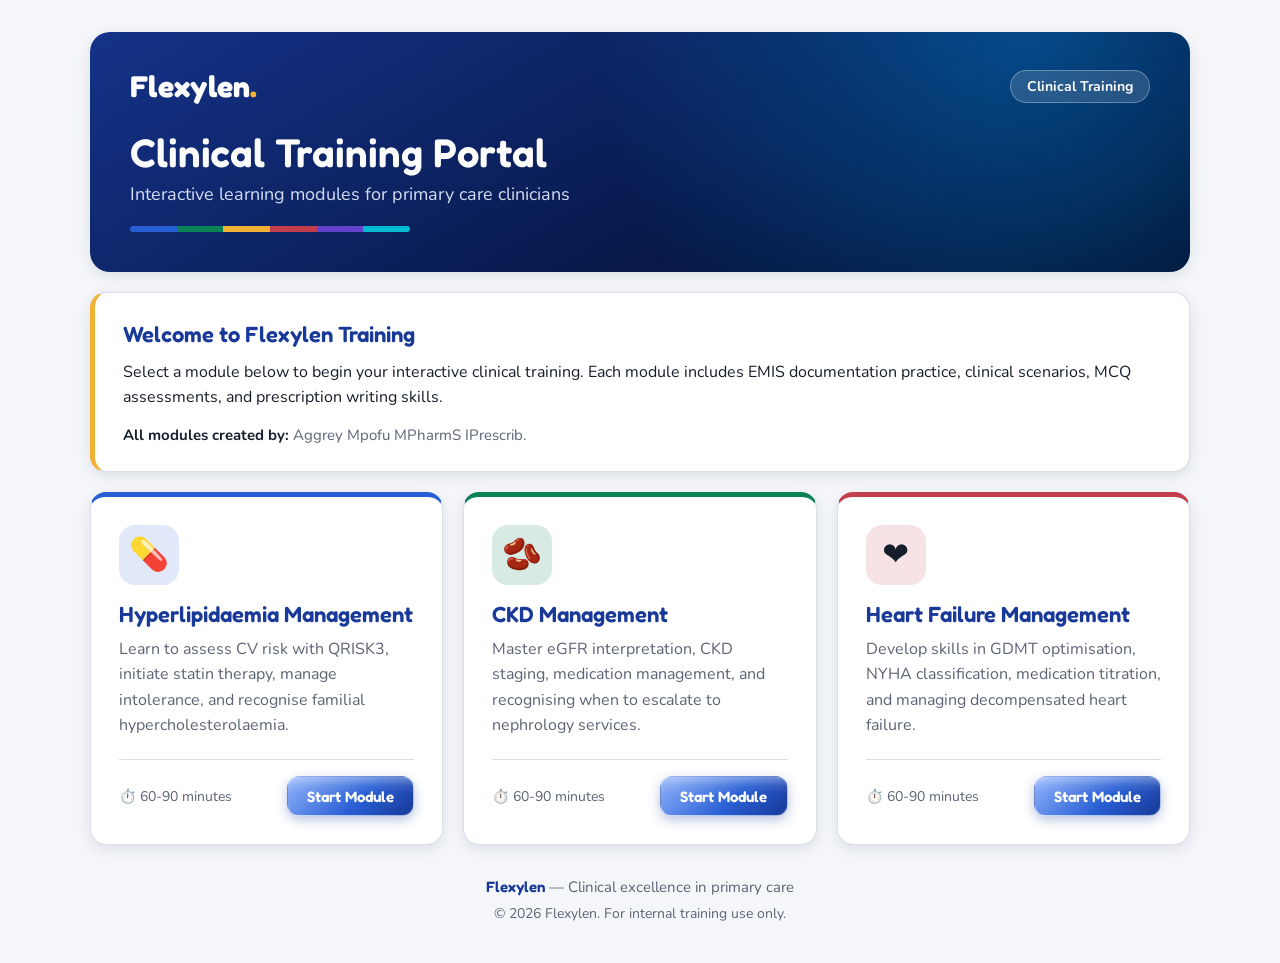
<file: index.html>
<!DOCTYPE html>
<html lang="en">
<head>
    <meta charset="UTF-8">
    <meta name="viewport" content="width=device-width, initial-scale=1.0">
    <title>Flexylen Clinical Training</title>
    <link rel="preconnect" href="https://fonts.googleapis.com">
    <link rel="preconnect" href="https://fonts.gstatic.com" crossorigin>
    <link href="https://fonts.googleapis.com/css2?family=Fredoka:wght@500;600;700&family=Nunito:wght@400;600;700;800&display=swap" rel="stylesheet">
    <style>
        * { margin: 0; padding: 0; box-sizing: border-box; }

        /* Flexylen brand palette (shared with assets/flexylen-module.css) */
        :root {
            --fx-blue: oklch(0.52 0.19 263); --fx-blue-light: oklch(0.77 0.11 265); --fx-blue-dark: oklch(0.39 0.16 265);
            --fx-green: oklch(0.54 0.12 160); --fx-green-light: oklch(0.85 0.1 163);
            --fx-yellow: oklch(0.8 0.15 80); --fx-yellow-light: oklch(0.94 0.1 95); --fx-yellow-dark: oklch(0.65 0.14 75);
            --fx-purple: oklch(0.5 0.2 287);
            --fx-cyan: oklch(0.72 0.13 210);
            --fx-red: oklch(0.56 0.17 18); --fx-red-light: oklch(0.82 0.09 15);
            --hero-1: oklch(0.36 0.15 265); --hero-2: oklch(0.16 0.06 265); --hero-glow: oklch(0.6 0.16 245 / 0.45);

            --bg: oklch(0.973 0.006 264);
            --card: oklch(1 0 0);
            --ink: oklch(0.23 0.03 264);
            --muted: oklch(0.5 0.03 264);
            --line: oklch(0.9 0.015 264);
            --soft: oklch(0.95 0.01 264);
            --heading: var(--fx-blue-dark);
            --shadow: 0 4px 14px oklch(0.23 0.03 264 / 0.10);
            --shadow-hover: 0 10px 26px oklch(0.23 0.03 264 / 0.18);
        }
        @media (prefers-color-scheme: dark) {
            :root {
                --bg: oklch(0.129 0.042 264.7);
                --card: oklch(0.208 0.042 265.8);
                --ink: oklch(0.984 0.003 247.9);
                --muted: oklch(0.704 0.04 256.8);
                --line: oklch(1 0 0 / 12%);
                --soft: oklch(0.279 0.041 260);
                --heading: var(--fx-blue-light);
                --shadow: 0 4px 14px oklch(0 0 0 / 0.35);
                --shadow-hover: 0 10px 26px oklch(0 0 0 / 0.5);
            }
        }

        body {
            font-family: "Nunito", system-ui, sans-serif;
            background: var(--bg);
            color: var(--ink);
            min-height: 100vh;
            padding: 2rem 1.25rem;
        }
        h1, h2, h3, .logo, .start-btn { font-family: "Fredoka", "Nunito", sans-serif; }

        .container { max-width: 1100px; margin: 0 auto; }

        .hero {
            background: radial-gradient(circle at 85% 0%, var(--hero-glow), transparent 45%), linear-gradient(150deg, var(--hero-1), var(--hero-2));
            color: oklch(0.99 0 0);
            border-radius: 20px;
            padding: 2.25rem 2.5rem 2.5rem;
            box-shadow: var(--shadow);
        }
        .top { display: flex; justify-content: space-between; align-items: center; gap: 1rem; flex-wrap: wrap; }
        .logo { font-size: 30px; font-weight: 700; letter-spacing: .3px; }
        .logo .dot { color: var(--fx-yellow); }
        .tag {
            background: oklch(1 0 0 / 0.14); border: 1px solid oklch(1 0 0 / 0.3); color: white;
            padding: 6px 16px; border-radius: 999px; font-weight: 700; font-size: 14px;
        }
        h1 { font-size: 40px; font-weight: 600; margin-top: 1.5rem; }
        .subtitle { color: oklch(0.9 0.03 264); font-size: 18px; margin-top: .35rem; }
        .stripe { display: flex; height: 6px; border-radius: 6px; overflow: hidden; margin-top: 1.25rem; max-width: 280px; }
        .stripe span { flex: 1; }

        .welcome-box {
            background: var(--card);
            border: 1px solid var(--line);
            border-left: 5px solid var(--fx-yellow);
            border-radius: 16px;
            padding: 1.5rem 1.75rem;
            margin: 1.25rem 0;
            box-shadow: var(--shadow);
            line-height: 1.6;
        }
        .welcome-box h2 { color: var(--heading); font-weight: 600; font-size: 22px; margin-bottom: .5rem; }
        .credits { margin-top: .75rem; color: var(--muted); font-size: 15px; }
        .credits strong { color: var(--ink); }

        .modules-grid {
            display: grid;
            grid-template-columns: repeat(auto-fit, minmax(280px, 1fr));
            gap: 1.25rem;
        }

        .module-card {
            --tone: var(--fx-blue);
            --tone-soft: oklch(from var(--fx-blue) l c h / 0.14);
            background: var(--card);
            border: 1px solid var(--line);
            border-top: 5px solid var(--tone);
            border-radius: 16px;
            padding: 1.75rem;
            box-shadow: var(--shadow);
            transition: transform .25s, box-shadow .25s;
            text-decoration: none;
            color: inherit;
            display: flex;
            flex-direction: column;
        }
        .module-card:hover, .module-card:focus-visible { transform: translateY(-4px); box-shadow: var(--shadow-hover); outline: none; }
        .module-card:focus-visible { border-color: var(--fx-blue-light); }
        .tone-green { --tone: var(--fx-green); --tone-soft: oklch(from var(--fx-green) l c h / 0.16); }
        .tone-red { --tone: var(--fx-red); --tone-soft: oklch(from var(--fx-red) l c h / 0.14); }
        .tone-purple { --tone: var(--fx-purple); --tone-soft: oklch(from var(--fx-purple) l c h / 0.14); }

        .module-icon {
            font-size: 32px;
            width: 60px; height: 60px; border-radius: 16px;
            display: grid; place-items: center;
            background: var(--tone-soft);
            margin-bottom: 1rem;
        }
        .module-card h3 { color: var(--heading); font-size: 22px; font-weight: 600; margin-bottom: .6rem; }
        .module-card p { color: var(--muted); line-height: 1.6; margin-bottom: 1.25rem; flex: 1; }

        .module-meta {
            display: flex; justify-content: space-between; align-items: center; gap: .75rem;
            padding-top: 1rem; border-top: 1px solid var(--line);
        }
        .duration { color: var(--muted); font-size: 14px; }

        .start-btn {
            color: white; font-weight: 600; font-size: 15px;
            padding: .6rem 1.2rem; border-radius: 12px;
            border: 1px solid oklch(1 0 0 / 0.35);
            box-shadow: 0 4px 12px oklch(0.39 0.16 265 / 0.3);
            background: linear-gradient(180deg, oklch(1 0 0 / .35), oklch(1 0 0 / .08) 24%, transparent 44%),
                        linear-gradient(135deg, var(--fx-blue-light), var(--fx-blue) 58%, var(--fx-blue-dark));
            white-space: nowrap;
            transition: filter .2s;
        }
        .module-card:hover .start-btn { filter: brightness(1.08); }

        .footer { text-align: center; padding: 2rem 1rem 0.5rem; color: var(--muted); font-size: 15px; }
        .footer strong { color: var(--heading); font-family: "Fredoka", "Nunito", sans-serif; font-weight: 600; }

        @media (max-width: 768px) {
            body { padding: 1rem .75rem; }
            .hero { padding: 1.5rem 1.25rem 1.75rem; }
            h1 { font-size: 30px; }
            .subtitle { font-size: 16px; }
            .welcome-box { padding: 1.25rem; }
            .modules-grid { grid-template-columns: 1fr; }
        }
    </style>
</head>
<body>
    <div class="container">
        <header class="hero">
            <div class="top">
                <div class="logo">Flexylen<span class="dot">.</span></div>
                <span class="tag">Clinical Training</span>
            </div>

            <h1>Clinical Training Portal</h1>
            <p class="subtitle">Interactive learning modules for primary care clinicians</p>
            <div class="stripe" aria-hidden="true">
                <span style="background:var(--fx-blue)"></span><span style="background:var(--fx-green)"></span><span style="background:var(--fx-yellow)"></span><span style="background:var(--fx-red)"></span><span style="background:var(--fx-purple)"></span><span style="background:var(--fx-cyan)"></span>
            </div>
        </header>

        <section class="welcome-box">
            <h2>Welcome to Flexylen Training</h2>
            <p>Select a module below to begin your interactive clinical training. Each module includes EMIS documentation practice, clinical scenarios, MCQ assessments, and prescription writing skills.</p>
            <p class="credits"><strong>All modules created by:</strong> Aggrey Mpofu MPharmS IPrescrib.</p>
        </section>

        <main class="modules-grid">
            <a href="Hyperlipidaemia_Interactive_Training.html" class="module-card">
                <div class="module-icon">💊</div>
                <h3>Hyperlipidaemia Management</h3>
                <p>Learn to assess CV risk with QRISK3, initiate statin therapy, manage intolerance, and recognise familial hypercholesterolaemia.</p>
                <div class="module-meta">
                    <span class="duration">⏱️ 60-90 minutes</span>
                    <span class="start-btn">Start Module</span>
                </div>
            </a>

            <a href="CKD_Interactive_Training.html" class="module-card tone-green">
                <div class="module-icon">🫘</div>
                <h3>CKD Management</h3>
                <p>Master eGFR interpretation, CKD staging, medication management, and recognising when to escalate to nephrology services.</p>
                <div class="module-meta">
                    <span class="duration">⏱️ 60-90 minutes</span>
                    <span class="start-btn">Start Module</span>
                </div>
            </a>

            <a href="HeartFailure_Interactive_Training.html" class="module-card tone-red">
                <div class="module-icon">❤️</div>
                <h3>Heart Failure Management</h3>
                <p>Develop skills in GDMT optimisation, NYHA classification, medication titration, and managing decompensated heart failure.</p>
                <div class="module-meta">
                    <span class="duration">⏱️ 60-90 minutes</span>
                    <span class="start-btn">Start Module</span>
                </div>
            </a>
        </main>

        <footer class="footer">
            <p><strong>Flexylen</strong> — Clinical excellence in primary care</p>
            <p style="margin-top: 0.4rem; font-size: 14px;">© 2026 Flexylen. For internal training use only.</p>
        </footer>
    </div>
</body>
</html>
</file>
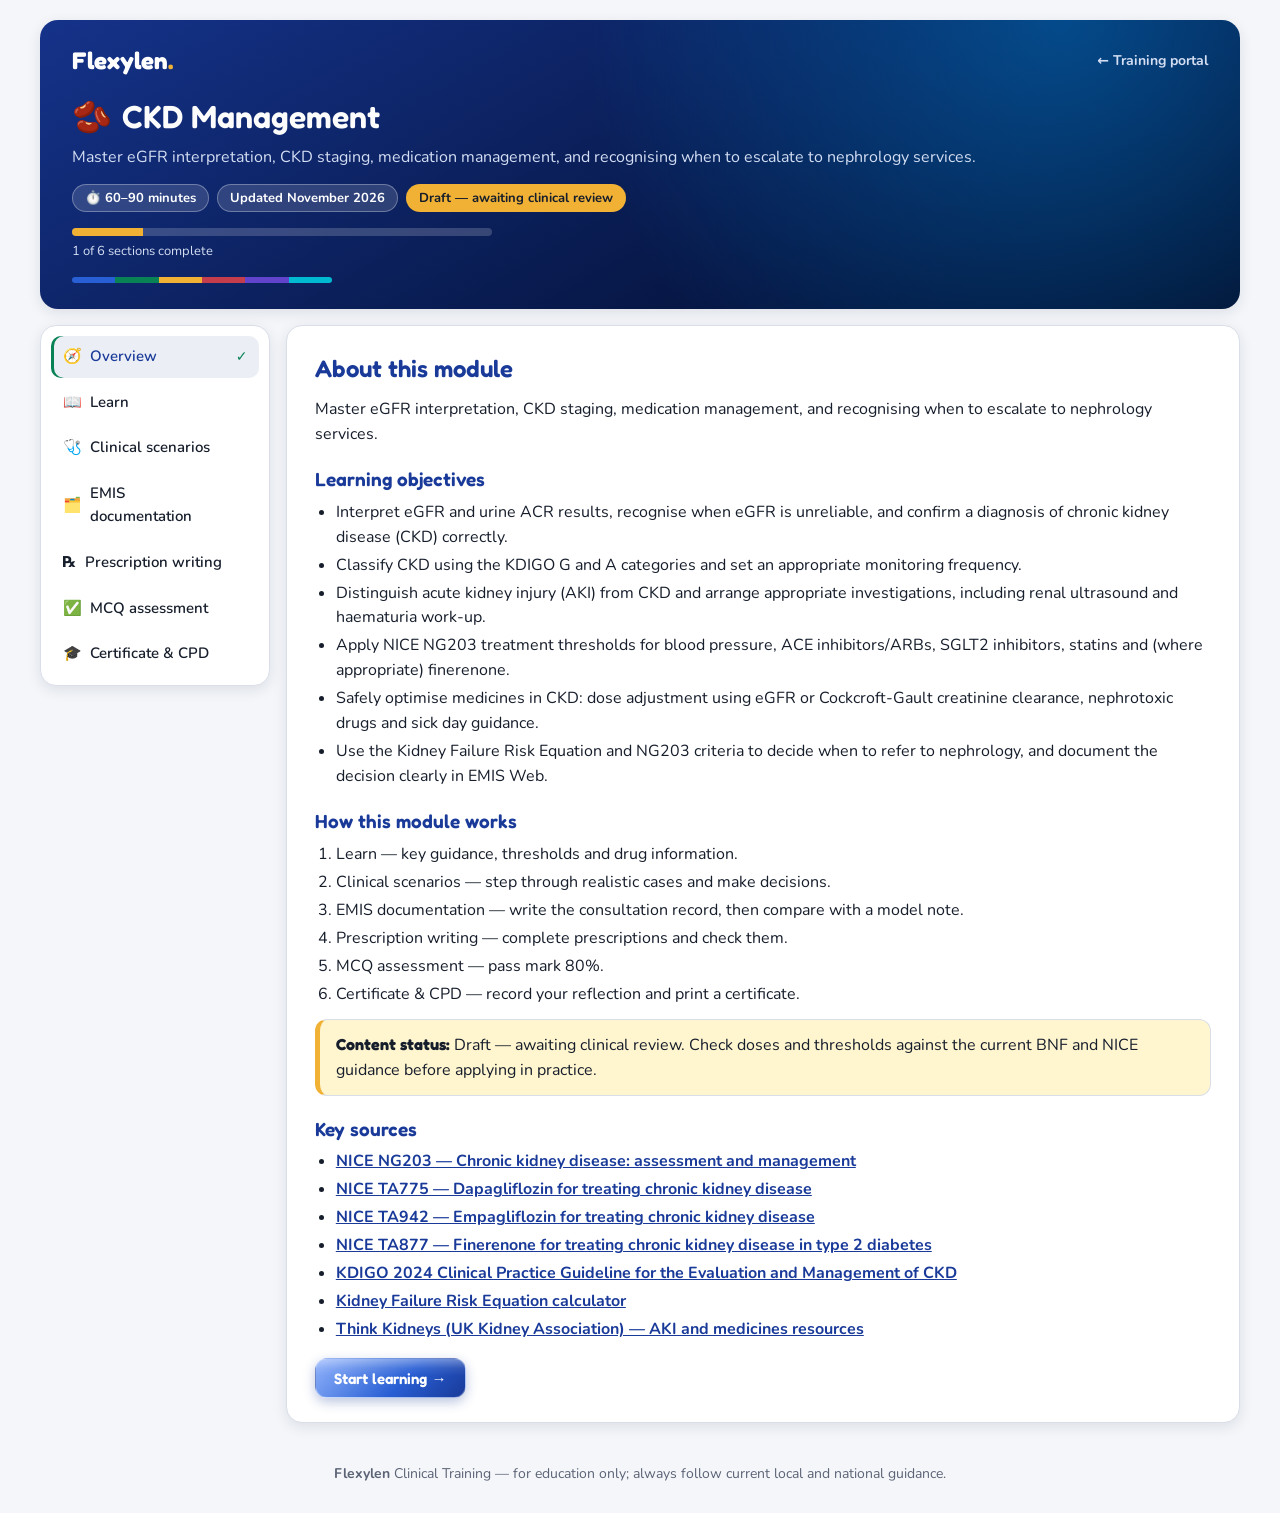
<file: CKD_Interactive_Training.html>
<!DOCTYPE html>
<html lang="en">
<head>
<meta charset="UTF-8">
<meta name="viewport" content="width=device-width, initial-scale=1.0">
<title>CKD Management | Flexylen Clinical Training</title>
<link rel="preconnect" href="https://fonts.googleapis.com">
<link rel="preconnect" href="https://fonts.gstatic.com" crossorigin>
<link href="https://fonts.googleapis.com/css2?family=Fredoka:wght@500;600;700&family=Nunito:wght@400;600;700;800&display=swap" rel="stylesheet">
<link rel="stylesheet" href="assets/flexylen-module.css">
</head>
<body>
<div id="app"></div>
<script>
window.FLEXYLEN_MODULE = {
  id: "ckd",
  title: "CKD Management",
  icon: "🫘",
  tone: "green",
  duration: "60–90 minutes",
  summary: "Master eGFR interpretation, CKD staging, medication management, and recognising when to escalate to nephrology services.",
  reviewStatus: "Draft — awaiting clinical review",
  updated: "November 2026",
  passMark: 80,

  objectives: [
    "Interpret eGFR and urine ACR results, recognise when eGFR is unreliable, and confirm a diagnosis of chronic kidney disease (CKD) correctly.",
    "Classify CKD using the KDIGO G and A categories and set an appropriate monitoring frequency.",
    "Distinguish acute kidney injury (AKI) from CKD and arrange appropriate investigations, including renal ultrasound and haematuria work-up.",
    "Apply NICE NG203 treatment thresholds for blood pressure, ACE inhibitors/ARBs, SGLT2 inhibitors, statins and (where appropriate) finerenone.",
    "Safely optimise medicines in CKD: dose adjustment using eGFR or Cockcroft-Gault creatinine clearance, nephrotoxic drugs and sick day guidance.",
    "Use the Kidney Failure Risk Equation and NG203 criteria to decide when to refer to nephrology, and document the decision clearly in EMIS Web."
  ],

  sources: [
    { label: "NICE NG203 — Chronic kidney disease: assessment and management", url: "https://www.nice.org.uk/guidance/ng203" },
    { label: "NICE TA775 — Dapagliflozin for treating chronic kidney disease", url: "https://www.nice.org.uk/guidance/ta775" },
    { label: "NICE TA942 — Empagliflozin for treating chronic kidney disease", url: "https://www.nice.org.uk/guidance/ta942" },
    { label: "NICE TA877 — Finerenone for treating chronic kidney disease in type 2 diabetes", url: "https://www.nice.org.uk/guidance/ta877" },
    { label: "KDIGO 2024 Clinical Practice Guideline for the Evaluation and Management of CKD", url: "https://kdigo.org/guidelines/ckd-evaluation-and-management/" },
    { label: "Kidney Failure Risk Equation calculator", url: "https://kidneyfailurerisk.com/" },
    { label: "Think Kidneys (UK Kidney Association) — AKI and medicines resources", url: "https://www.thinkkidneys.nhs.uk/" }
  ],

  learn: [
    {
      title: "1. eGFR and urine ACR: getting the numbers right",
      html: `<p>CKD is defined as abnormalities of kidney structure or function <strong>present for more than 3 months</strong> with implications for health. In practice it is diagnosed on an eGFR &lt;60 mL/min/1.73m², an ACR ≥3 mg/mmol, or other markers of kidney damage (e.g. persistent haematuria after urological causes are excluded, structural abnormality on imaging).</p>
<ul>
<li><strong>eGFR</strong>: UK laboratories report the CKD-EPI creatinine equation. NICE NG203 advises <strong>not</strong> using an ethnicity adjustment.</li>
<li>A single low eGFR is not a diagnosis. If eGFR is newly &lt;60, <strong>repeat within 2 weeks</strong> to exclude AKI, then confirm chronicity with a repeat result over a period of at least 3 months.</li>
<li><strong>Urine ACR</strong> is the preferred test for proteinuria (more sensitive than PCR at low levels). Use an early morning sample where possible. If the initial ACR is 3–70 mg/mmol, confirm with an early morning sample; an ACR ≥70 mg/mmol does not need repeating to confirm.</li>
</ul>
<div class="callout key"><strong>When eGFR is unreliable</strong>: extremes of muscle mass (amputees, bodybuilders, frailty/sarcopenia), large recent meat intake (advise avoiding meat for 12 hours before the test), pregnancy, AKI (eGFR assumes steady state), and some drugs that block creatinine secretion (e.g. trimethoprim). NG203 suggests considering <strong>cystatin C-based eGFR</strong> at initial diagnosis where eGFR is 45–59 for at least 90 days with an ACR &lt;3, to confirm or rule out CKD.</div>
<div class="callout green"><strong>Dosing vs staging</strong>: eGFR (per 1.73m²) is for diagnosis and staging. For drugs with narrow therapeutic index or where the SPC specifies it (e.g. DOACs, some antivirals, aminoglycosides) — and at extremes of body weight or in older people — calculate <strong>creatinine clearance (Cockcroft-Gault)</strong> using actual body weight, as the BNF advises.</div>`
    },
    {
      title: "2. KDIGO staging and monitoring frequency",
      html: `<p>Classify CKD by cause, GFR category (G) and albuminuria category (A). Record both — "CKD G3a A2" carries far more prognostic information than "CKD stage 3".</p>
<table>
<tr><th>GFR category</th><th>eGFR (mL/min/1.73m²)</th><th>Description</th></tr>
<tr><td>G1</td><td>≥90</td><td>Normal or high (CKD only if other markers of damage)</td></tr>
<tr><td>G2</td><td>60–89</td><td>Mildly decreased (CKD only if other markers)</td></tr>
<tr><td>G3a</td><td>45–59</td><td>Mildly to moderately decreased</td></tr>
<tr><td>G3b</td><td>30–44</td><td>Moderately to severely decreased</td></tr>
<tr><td>G4</td><td>15–29</td><td>Severely decreased</td></tr>
<tr><td>G5</td><td>&lt;15</td><td>Kidney failure</td></tr>
</table>
<table>
<tr><th>ACR category</th><th>ACR (mg/mmol)</th><th>Description</th></tr>
<tr><td>A1</td><td>&lt;3</td><td>Normal to mildly increased</td></tr>
<tr><td>A2</td><td>3–30</td><td>Moderately increased</td></tr>
<tr><td>A3</td><td>&gt;30</td><td>Severely increased</td></tr>
</table>
<p><strong>Heat map: suggested number of eGFR monitoring tests per year</strong> (NG203, adapted from KDIGO; colours denote rising risk — individualise to the clinical picture):</p>
<table>
<tr><th>G \\ A</th><th>A1 (&lt;3)</th><th>A2 (3–30)</th><th>A3 (&gt;30)</th></tr>
<tr><td>G1–G2</td><td>≤1 (low risk)</td><td>1 (moderate)</td><td>≥1 (high)</td></tr>
<tr><td>G3a</td><td>1 (moderate)</td><td>1 (high)</td><td>2 (very high)</td></tr>
<tr><td>G3b</td><td>≤2 (high)</td><td>2 (very high)</td><td>≥2 (very high)</td></tr>
<tr><td>G4</td><td>2 (very high)</td><td>2 (very high)</td><td>3 (very high)</td></tr>
<tr><td>G5</td><td>4 (very high)</td><td>≥4 (very high)</td><td>≥4 (very high)</td></tr>
</table>
<div class="callout key"><strong>Progression</strong>: obtain at least 3 eGFR results over at least 90 days to assess rate of change. NG203 defines <strong>accelerated progression</strong> as a sustained decrease in eGFR of 25% or more <em>and</em> a change in GFR category within 12 months, or a sustained decrease of 15 mL/min/1.73m² or more within 12 months.</div>`
    },
    {
      title: "3. Who to test, AKI vs CKD, and investigations",
      html: `<p><strong>Test (eGFR + ACR)</strong> people with: diabetes; hypertension; previous AKI; cardiovascular disease; structural renal tract disease, recurrent calculi or prostatic hypertrophy; multisystem disease with possible kidney involvement (e.g. SLE); gout; family history of kidney failure or hereditary kidney disease; incidental haematuria or proteinuria; and long-term nephrotoxic drugs (e.g. lithium, calcineurin inhibitors, long-term NSAIDs). Do not use age, sex, ethnicity or obesity alone as a reason to test.</p>
<table>
<tr><th>Feature</th><th>Favours AKI</th><th>Favours CKD</th></tr>
<tr><td>Previous results</td><td>Recent normal baseline; rise over hours–days</td><td>Stable impairment over &gt;3 months</td></tr>
<tr><td>Context</td><td>Acute illness, sepsis, dehydration, new nephrotoxic drug, obstruction</td><td>Long-standing diabetes/hypertension</td></tr>
<tr><td>Other clues</td><td>Oliguria, rapidly rising K+</td><td>Small kidneys on ultrasound, anaemia of CKD, CKD-MBD</td></tr>
</table>
<p><strong>Renal ultrasound</strong> (NG203): accelerated progression; visible or persistent invisible haematuria; symptoms of urinary tract obstruction; family history of polycystic kidney disease and aged over 20; eGFR &lt;30 (G4–G5); or if a renal biopsy is planned by a specialist.</p>
<div class="callout"><strong>Haematuria</strong>: use reagent strips (not urine microscopy). Treat 1+ or more as positive; exclude UTI. Persistent invisible haematuria (2 of 3 positive) with or without proteinuria needs assessment: urology referral under NICE NG12 criteria where suspected cancer pathway criteria are met, and nephrology input if ACR ≥30 with haematuria.</div>
<div class="callout red"><strong>Same-day assessment</strong>: suspected AKI with K+ ≥6.5 mmol/L (or ECG change), anuria, suspected obstruction, or AKI with features of a systemic illness (vasculitis rash, haemoptysis). Follow your local hyperkalaemia and AKI pathway.</div>`
    },
    {
      title: "4. Blood pressure and RAS blockade (ACEi/ARB)",
      html: `<table>
<tr><th>ACR</th><th>Clinic BP target (NG203)</th></tr>
<tr><td>&lt;70 mg/mmol</td><td>&lt;140/90 (systolic target range 120–139)</td></tr>
<tr><td>≥70 mg/mmol</td><td>&lt;130/80 (systolic target range 120–129)</td></tr>
</table>
<p><strong>Offer an ACE inhibitor or ARB</strong> (titrated to the highest licensed dose tolerated) to adults with CKD and:</p>
<ul>
<li><strong>diabetes and ACR &gt;3 mg/mmol</strong> (A2–A3);</li>
<li><strong>hypertension and ACR &gt;30 mg/mmol</strong> (A3);</li>
<li><strong>ACR ≥70 mg/mmol</strong>, irrespective of hypertension or cardiovascular disease.</li>
</ul>
<p>For hypertension with ACR ≤30 and no diabetes, follow NICE NG136 for choice of antihypertensive. <strong>Do not combine</strong> an ACE inhibitor with an ARB.</p>
<div class="callout key"><strong>Monitoring after starting or increasing</strong>: check U&amp;E (creatinine, eGFR, K+) before starting and 1–2 weeks after starting and after each dose increase.
<ul>
<li>eGFR fall &lt;25% or creatinine rise &lt;30%: <strong>do not modify the dose</strong> (expected haemodynamic effect); repeat as clinically indicated.</li>
<li>eGFR fall ≥25% or creatinine rise ≥30%: look for other causes (volume depletion, NSAIDs, other drugs). If none, stop the drug or reduce to the previously tolerated dose and consider an alternative antihypertensive; consider renal artery stenosis.</li>
<li><strong>Potassium</strong>: do not routinely start if K+ &gt;5.0 mmol/L; <strong>stop if K+ rises to &gt;6.0 mmol/L</strong> after other contributing drugs have been stopped.</li>
</ul></div>`
    },
    {
      title: "5. SGLT2 inhibitors, finerenone and cardiovascular protection",
      html: `<p>SGLT2 inhibitors reduce CKD progression, kidney failure and cardiovascular events in people with and without diabetes. They are now a core part of CKD treatment alongside an optimised ACEi/ARB.</p>
<table>
<tr><th>Situation</th><th>Recommendation (summary — check current NICE text)</th></tr>
<tr><td>Type 2 diabetes, CKD, ACR &gt;30, on max tolerated ACEi/ARB</td><td><strong>Offer</strong> an SGLT2 inhibitor (NG203/NG28)</td></tr>
<tr><td>Type 2 diabetes, CKD, ACR 3–30, on ACEi/ARB</td><td><strong>Consider</strong> an SGLT2 inhibitor</td></tr>
<tr><td>CKD without diabetes</td><td><strong>Dapagliflozin</strong> (TA775): eGFR 25–75 with T2DM or ACR ≥22.6 mg/mmol, as add-on to optimised standard care. <strong>Empagliflozin</strong> (TA942): eGFR 20–45, or eGFR 45–90 with ACR ≥22.6 mg/mmol or T2DM.</td></tr>
<tr><td>Type 2 diabetes, CKD G3–G4 with albuminuria</td><td><strong>Finerenone</strong> (TA877): add-on to optimised ACEi/ARB and SGLT2i (unless unsuitable) when eGFR ≥25 and serum K+ within the range in the SPC; specialist or locally agreed pathway</td></tr>
</table>
<ul>
<li>Expect an initial small, reversible dip in eGFR after starting an SGLT2i; this is not a reason to stop.</li>
<li>Glycaemic effect is minimal at low eGFR, but kidney and cardiac benefit persists. Review sulfonylurea/insulin doses if HbA1c is near target (hypoglycaemia risk).</li>
<li>Counsel on genital mycotic infection, foot care, volume depletion and <strong>euglycaemic DKA</strong> (diabetes) — and sick day guidance.</li>
</ul>
<div class="callout green"><strong>Statins</strong>: offer <strong>atorvastatin 20 mg</strong> for primary or secondary prevention of CVD in CKD. Increase the dose if non-HDL cholesterol has not fallen by more than 40% and eGFR is ≥30; agree higher doses with a renal specialist if eGFR &lt;30. Offer antiplatelets for secondary prevention (be aware of bleeding risk).</div>`
    },
    {
      title: "6. Medicines optimisation in CKD",
      html: `<p>Review every medicine at diagnosis, at each change in G category, and after any AKI. Use the BNF renal impairment section and the SPC.</p>
<table>
<tr><th>Drug / class</th><th>Practical point</th></tr>
<tr><td>Metformin</td><td>Review dose if eGFR &lt;45; <strong>stop if eGFR &lt;30</strong> (MHRA/BNF). Withhold during dehydrating illness.</td></tr>
<tr><td>NSAIDs</td><td>Avoid where possible, especially with ACEi/ARB + diuretic ("triple whammy"). If essential, short course, lowest dose, monitor U&amp;E.</td></tr>
<tr><td>Nitrofurantoin</td><td>Avoid if eGFR &lt;45 (BNF allows cautious short-course use at 30–44 for resistant lower UTI only); reduced efficacy and toxicity risk.</td></tr>
<tr><td>DOACs</td><td>Dose by <strong>Cockcroft-Gault CrCl</strong> (actual body weight). E.g. apixaban 2.5 mg twice daily for AF if 2 of: age ≥80, weight ≤60 kg, creatinine ≥133 micromol/L (or CrCl 15–29); dabigatran avoided if CrCl &lt;30.</td></tr>
<tr><td>Gabapentin, pregabalin</td><td>Reduce dose by CrCl; accumulation causes sedation, falls, respiratory depression.</td></tr>
<tr><td>Opioids</td><td>Morphine and codeine metabolites accumulate — use lower doses, longer intervals; seek specialist advice in G4–G5.</td></tr>
<tr><td>Lithium</td><td>Nephrotoxic; requires close level and U&amp;E monitoring; discuss with psychiatry if eGFR falls.</td></tr>
<tr><td>Others</td><td>Trimethoprim (raises K+ and creatinine), spironolactone/potassium supplements (K+), sulfonylureas (hypoglycaemia), DPP-4 inhibitors (most need dose reduction, linagliptin does not), allopurinol, colchicine, digoxin, LMWH, bisphosphonates.</td></tr>
</table>
<div class="callout red"><strong>Contrast and surgery</strong>: people with eGFR &lt;30 (and some G3b with other risk factors) are at increased risk of contrast-associated AKI — make sure the radiology request states the eGFR and medicines.</div>`
    },
    {
      title: "7. Sick day guidance (SADMANS) and AKI",
      html: `<p>During a <strong>dehydrating illness</strong> (vomiting, diarrhoea, fever, sweats/shaking), some medicines increase the risk of AKI or of harm if AKI occurs. The mnemonic <strong>SADMANS</strong> lists those commonly temporarily withheld:</p>
<ul>
<li><strong>S</strong>ulfonylureas (hypoglycaemia)</li>
<li><strong>A</strong>CE inhibitors</li>
<li><strong>D</strong>iuretics</li>
<li><strong>M</strong>etformin</li>
<li><strong>A</strong>RBs</li>
<li><strong>N</strong>SAIDs</li>
<li><strong>S</strong>GLT2 inhibitors (also DKA risk)</li>
</ul>
<p>Restart once eating and drinking normally for <strong>24–48 hours</strong>. If not improving within 48 hours, or unable to keep fluids down, seek medical advice.</p>
<div class="callout key"><strong>Caveats</strong>: Think Kidneys has highlighted that evidence for blanket sick day rules is limited and that inappropriate withholding can cause harm (e.g. stopping diuretics in heart failure, missing doses for minor illness). Give <strong>individualised</strong> written advice to people at higher risk, explain it applies to dehydrating illness only, and check understanding. Insulin should not be stopped — people with diabetes need specific sick day advice.</div>
<div class="callout red">After an AKI episode: recheck U&amp;E until recovery, document the episode as a coded AKI stage, review every medicine before restarting, and consider CKD monitoring for at least 3 years even if creatinine returns to baseline.</div>`
    },
    {
      title: "8. Referral to nephrology and the Kidney Failure Risk Equation",
      html: `<p>The <strong>4-variable Kidney Failure Risk Equation (KFRE)</strong> uses age, sex, eGFR and ACR to estimate the 5-year risk of needing kidney replacement therapy. It is validated for people with CKD G3–G5. Many UK labs now report it automatically.</p>
<p><strong>NG203 — refer for specialist assessment</strong> (taking into account the person's wishes and comorbidities) if:</p>
<ul>
<li>5-year KFRE risk of needing renal replacement therapy <strong>&gt;5%</strong>;</li>
<li>ACR <strong>≥70 mg/mmol</strong>, unless known to be caused by diabetes and already appropriately treated;</li>
<li>ACR <strong>≥30 mg/mmol with haematuria</strong>;</li>
<li><strong>sustained decrease in eGFR of ≥25% and a change in G category</strong>, or ≥15 mL/min/1.73m² within 12 months;</li>
<li>hypertension that remains poorly controlled despite <strong>at least 4 antihypertensives</strong> at therapeutic doses;</li>
<li>known or suspected <strong>rare or genetic causes</strong> of CKD;</li>
<li>suspected <strong>renal artery stenosis</strong>.</li>
</ul>
<div class="callout key"><strong>eGFR &lt;30 (G4–G5)</strong>: NG203 moved from an eGFR-only referral threshold to KFRE-based risk, but most people with eGFR &lt;30 will meet a criterion, and many local pathways still expect discussion or referral at this level. Specialist input is also needed for kidney failure planning, anaemia management and CKD-MBD in G4–G5. Use advice and guidance where available, and follow your local pathway.</div>
<div class="callout green">A good referral includes: trend of eGFR (at least 3 results) and ACR, KFRE, BP readings, urinalysis, ultrasound result if done, medicines (including over-the-counter NSAIDs), comorbidities and the person's priorities (including whether they would consider dialysis or conservative care).</div>`
    },
    {
      title: "9. Complications, vaccination and lifestyle",
      html: `<ul>
<li><strong>Anaemia</strong>: check Hb in G3b–G5 (and if symptomatic). Investigate if Hb ≤110 g/L or symptoms — exclude other causes (iron, B12, folate, GI loss). Correct iron deficiency; ESAs are specialist-initiated (NICE NG8).</li>
<li><strong>CKD-MBD</strong>: do not routinely measure calcium, phosphate, PTH or vitamin D if eGFR ≥30; measure in G4–G5. Do not routinely offer vitamin D supplements purely to manage CKD-MBD; treat deficiency as usual.</li>
<li><strong>Metabolic acidosis</strong>: NG203 suggests considering oral sodium bicarbonate if eGFR &lt;30 and serum bicarbonate &lt;20 mmol/L (specialist advice often sought).</li>
<li><strong>Vaccination</strong>: annual influenza; pneumococcal vaccine (CKD G4–G5, nephrotic syndrome and other eligible groups — check the Green Book); COVID-19 per current JCVI programme; hepatitis B for people likely to need dialysis or transplant (specialist-led).</li>
<li><strong>Lifestyle</strong>: smoking cessation, regular exercise, healthy weight, limit salt (aim &lt;6 g/day). Do not offer low-protein diets (&lt;0.6–0.8 g/kg/day). Dietetic input for hyperkalaemia or advanced CKD.</li>
</ul>
<div class="callout green"><strong>Practice tip</strong>: CKD G3a–G5 is on the QOF register. Run a register search for patients on ACEi/ARB without a U&amp;E in 12 months, metformin with eGFR &lt;30, and diabetes + ACR &gt;3 not on an SGLT2 inhibitor — quick wins for medicines optimisation.</div>`
    }
  ],

  scenarios: [
    {
      title: "Case 1: New CKD in type 2 diabetes",
      intro: `<p><strong>Mr Daniel Okafor, 61</strong>, has type 2 diabetes (diagnosed 9 years ago) and hypertension. He attends his annual diabetes review with the practice clinical pharmacist. Medicines: metformin 1 g twice daily, amlodipine 10 mg once daily. Non-smoker, BMI 31.</p>
<p>Results: HbA1c 58 mmol/mol, eGFR 52 mL/min/1.73m², urine ACR 14 mg/mmol (random sample). Clinic BP 148/86. Previous eGFR 14 months ago was 57.</p>`,
      steps: [
        {
          prompt: "How should you confirm and record his kidney status today?",
          options: [
            { text: "Code CKD G3a A2 now, as both results are abnormal.", correct: false, feedback: "A single abnormal ACR and an eGFR from today are not enough. CKD requires abnormalities persisting for more than 3 months, and an ACR between 3 and 70 should be confirmed on an early morning sample." },
            { text: "Repeat the ACR on an early morning sample and recheck eGFR (with an earlier result showing reduced eGFR, aim for evidence over at least 3 months), then code the G and A categories.", correct: true, feedback: "Correct. ACR 3–70 needs confirming with an early morning sample, and eGFR must be shown to be persistently low over 3 months. His previous eGFR of 57 already suggests chronicity — repeat to confirm and exclude AKI." },
            { text: "Request a 24-hour urine protein collection to quantify proteinuria.", correct: false, feedback: "24-hour collections are not needed in primary care. Urine ACR is the recommended test, using an early morning sample to confirm." },
            { text: "No action — eGFR 52 is normal for his age.", correct: false, feedback: "eGFR declines with age but an eGFR <60 with albuminuria in diabetes is clinically significant and associated with higher cardiovascular and kidney risk." }
          ]
        },
        {
          prompt: "Repeat early morning ACR is 18 mg/mmol and eGFR 50. How do you classify him and how often should eGFR be monitored?",
          options: [
            { text: "CKD G3a A2 — monitor eGFR and ACR at least once a year (more often if the clinical picture changes).", correct: true, feedback: "Correct. eGFR 45–59 = G3a; ACR 3–30 = A2. The NG203 heat map suggests one eGFR test a year in G3a A2, individualised to risk (e.g. after medicine changes)." },
            { text: "CKD G3b A3 — monitor every 3 months.", correct: false, feedback: "G3b is eGFR 30–44 and A3 is ACR >30. He is G3a A2." },
            { text: "CKD G2 A2 — no routine monitoring needed.", correct: false, feedback: "G2 is eGFR 60–89. With eGFR 50 he is G3a, and CKD needs regular monitoring." },
            { text: "CKD stage 3 — ACR does not change management.", correct: false, feedback: "ACR is central to staging, prognosis and treatment decisions (e.g. ACEi/ARB in diabetes with ACR >3 and SGLT2 inhibitor thresholds)." }
          ]
        },
        {
          prompt: "BP is 148/86 on amlodipine. What is the best next step for BP and renoprotection?",
          options: [
            { text: "Increase amlodipine — it is already at 10 mg so add indapamide.", correct: false, feedback: "Amlodipine is at maximum dose, but a thiazide-like diuretic is not the priority. In diabetes with ACR >3, an ACE inhibitor or ARB is indicated for renoprotection." },
            { text: "Start ramipril 2.5 mg once daily, titrate to maximum tolerated dose, and check U&E before and 1–2 weeks after each change; target BP <140/90.", correct: true, feedback: "Correct. NG203 recommends an ACEi/ARB in CKD with diabetes and ACR >3 mg/mmol. With ACR <70 the target is <140/90 (systolic 120–139). Monitor U&E and potassium 1–2 weeks after starting and each titration." },
            { text: "Start ramipril and losartan together for maximal proteinuria reduction.", correct: false, feedback: "Dual RAS blockade (ACEi + ARB) is not recommended — it increases hyperkalaemia and AKI without improving outcomes." },
            { text: "Target BP <130/80 as he has diabetes.", correct: false, feedback: "NG203 uses ACR, not diabetes, to set the CKD target: <130/80 applies when ACR ≥70 mg/mmol. With ACR 18, the target is <140/90." }
          ]
        },
        {
          prompt: "He is now established on ramipril 10 mg. Which further medicine is most appropriate to reduce his kidney and cardiovascular risk?",
          info: `<p>Three months later: eGFR 47, ACR 12 mg/mmol, K+ 4.8 mmol/L, BP 134/80, HbA1c 57 mmol/mol. Total cholesterol 5.6, non-HDL 4.1 mmol/L. He is not on a statin.</p>`,
          options: [
            { text: "Add an SGLT2 inhibitor (e.g. dapagliflozin 10 mg once daily) and offer atorvastatin 20 mg.", correct: true, feedback: "Correct. In type 2 diabetes with CKD and ACR 3–30 on an ACEi/ARB, NICE recommends considering an SGLT2 inhibitor (offer if ACR >30). Everyone with CKD should be offered atorvastatin 20 mg for CVD prevention." },
            { text: "Stop metformin because eGFR is under 50.", correct: false, feedback: "Metformin can continue; review the dose if eGFR <45 and stop if eGFR <30." },
            { text: "Add a sulfonylurea to improve HbA1c.", correct: false, feedback: "This ignores the kidney indication. A sulfonylurea adds hypoglycaemia risk and offers no renoprotection." },
            { text: "Add finerenone now.", correct: false, feedback: "Finerenone (TA877) is an add-on to optimised ACEi/ARB and SGLT2 inhibitor therapy, unless an SGLT2i is unsuitable. Start the SGLT2 inhibitor first." }
          ]
        },
        {
          prompt: "What safety advice is most important to give when starting the SGLT2 inhibitor?",
          options: [
            { text: "Stop it permanently if eGFR falls at all at the next blood test.", correct: false, feedback: "A small early dip in eGFR is expected and usually reversible; it is not a reason to stop." },
            { text: "Sick day guidance: temporarily stop dapagliflozin, ramipril and metformin during dehydrating illness, restart after 24–48 hours of normal eating and drinking; also genital hygiene, foot care and symptoms of DKA.", correct: true, feedback: "Correct. Give individualised, written sick day advice. SGLT2 inhibitors carry a risk of euglycaemic DKA in diabetes, especially with acute illness, fasting or surgery." },
            { text: "Take it only when blood glucose is high.", correct: false, feedback: "SGLT2 inhibitors are taken daily for kidney and cardiovascular protection, not as needed for glucose." },
            { text: "No specific advice — the side-effect profile is like placebo.", correct: false, feedback: "Genital mycotic infection, volume depletion and DKA are important and must be counselled." }
          ]
        }
      ]
    },
    {
      title: "Case 2: Rising creatinine, potassium and an AKI-on-CKD medicines review",
      intro: `<p><strong>Mrs Margaret Hale, 76</strong>, has hypertension, osteoarthritis and CKD G3b A3 (eGFR 38, ACR 42 mg/mmol). Ramipril was started at 2.5 mg and increased to 5 mg two weeks ago. Other medicines: indapamide 2.5 mg, atorvastatin 20 mg, paracetamol as required.</p>`,
      steps: [
        {
          prompt: "Her U&E 2 weeks after the ramipril increase show creatinine 128 → 150 micromol/L (eGFR 38 → 31) and K+ 5.4 mmol/L. She is well. What do you do?",
          options: [
            { text: "Stop ramipril — creatinine has risen.", correct: false, feedback: "A creatinine rise of about 17% (eGFR fall about 18%) is below the 30%/25% thresholds. NG203 advises not modifying the dose. Stopping would lose renoprotection in A3 CKD." },
            { text: "Continue ramipril 5 mg, review diet and other potassium-raising drugs, and repeat U&E in 1–2 weeks.", correct: true, feedback: "Correct. Creatinine rise <30% and K+ ≤6.0: continue at the current dose, check for other causes of hyperkalaemia (e.g. NSAIDs, potassium supplements, trimethoprim) and recheck. Hold off further titration until stable." },
            { text: "Increase ramipril to 10 mg as planned.", correct: false, feedback: "With a rising K+ of 5.4 and an eGFR change, pause titration and recheck before increasing." },
            { text: "Admit to hospital for hyperkalaemia.", correct: false, feedback: "K+ 5.4 in a well patient does not need admission; it needs review of contributing factors and a repeat test." }
          ]
        },
        {
          prompt: "Six weeks later she phones: two days of diarrhoea and vomiting, dizzy on standing. She has been taking ibuprofen bought from a pharmacy for knee pain. What is the most appropriate action?",
          options: [
            { text: "Advise her to double her fluid intake and continue all medicines.", correct: false, feedback: "She has a dehydrating illness while taking an ACEi, diuretic and NSAID (the \"triple whammy\"), with symptoms suggesting volume depletion. She needs assessment and blood tests." },
            { text: "Arrange same-day clinical assessment with urgent U&E, and advise her to stop ibuprofen and temporarily withhold ramipril and indapamide.", correct: true, feedback: "Correct. This is a high-risk AKI situation. Assess hydration and BP, check U&E urgently, and withhold the nephrotoxic or haemodynamically active drugs." },
            { text: "Prescribe loperamide and review in a week.", correct: false, feedback: "This misses likely AKI and the medicine risks. She needs same-day assessment." },
            { text: "Switch ramipril to losartan.", correct: false, feedback: "An ARB carries the same AKI risk during dehydration and should also be withheld." }
          ]
        },
        {
          prompt: "Her same-day results are back. How should these be managed?",
          info: `<p>Creatinine 236 micromol/L (baseline 150), eGFR 18, K+ 6.3 mmol/L, Na+ 132. BP 102/60, HR 98. Still vomiting intermittently and unable to keep fluids down. Lab AKI warning: <strong>AKI stage 2</strong>.</p>`,
          options: [
            { text: "Recheck U&E in 1 week once she is eating again.", correct: false, feedback: "AKI stage 2 with K+ 6.3, hypotension and ongoing vomiting needs urgent hospital assessment today." },
            { text: "Prescribe a potassium binder and review tomorrow.", correct: false, feedback: "Starting a binder in primary care does not address her volume depletion, AKI and inability to take fluids. She needs secondary care assessment." },
            { text: "Refer to the acute medical team / ED today for IV fluids, ECG and potassium management; communicate the medicines withheld.", correct: true, feedback: "Correct. Significant hyperkalaemia, hypotension, AKI stage 2 and inability to maintain oral intake all point to same-day admission. Follow your local AKI and hyperkalaemia pathway and send a clear summary." },
            { text: "Refer routinely to nephrology.", correct: false, feedback: "This is an acute problem needing same-day care, not a routine outpatient referral." }
          ]
        },
        {
          prompt: "She is discharged 5 days later with creatinine 158 micromol/L. Ramipril and indapamide remain on hold. What is the best plan for restarting medicines?",
          options: [
            { text: "Restart ramipril 5 mg and indapamide together on discharge day.", correct: false, feedback: "Reintroduce one medicine at a time once she is stable, eating and drinking, with U&E checks between steps." },
            { text: "Never restart ramipril — she had AKI on it.", correct: false, feedback: "AKI was triggered by dehydration plus an NSAID. With A3 CKD she has a strong indication for an ACEi/ARB; restarting carefully is usually appropriate." },
            { text: "Recheck U&E in about 1 week; if stable and BP allows, restart ramipril at 2.5 mg with U&E 1–2 weeks later, then consider indapamide based on BP; code the AKI; stop and document NSAID avoidance.", correct: true, feedback: "Correct. Staged reintroduction with monitoring, coded AKI, NSAID avoidance flagged (including over-the-counter) and individualised sick day advice." },
            { text: "Start an SGLT2 inhibitor instead of ramipril.", correct: false, feedback: "An SGLT2 inhibitor may well be appropriate later as an add-on, but not as a replacement for RAS blockade, and not until she is stable after AKI." }
          ]
        },
        {
          prompt: "Which written advice best reflects current guidance on sick day rules for Mrs Hale?",
          options: [
            { text: "Stop all your medicines whenever you feel unwell.", correct: false, feedback: "Blanket advice is unsafe — stopping statins, antiplatelets or other essential medicines has no benefit, and stopping for trivial illness causes harm." },
            { text: "If you have vomiting, diarrhoea, or fever with sweats and shaking, temporarily stop ramipril and indapamide; restart when you have been eating and drinking normally for 24–48 hours; seek advice if not better in 48 hours. Never take ibuprofen or other anti-inflammatories.", correct: true, feedback: "Correct. Individualised, specific to dehydrating illness, with a restart rule and safety netting — consistent with Think Kidneys caveats." },
            { text: "Drink 3 litres of water a day to protect your kidneys.", correct: false, feedback: "Excessive fluid does not protect the kidneys and can cause hyponatraemia in older people on diuretics." },
            { text: "Sick day rules are not relevant as she is not diabetic.", correct: false, feedback: "Sick day guidance applies to ACE inhibitors, ARBs, diuretics and NSAIDs, not only diabetes medicines." }
          ]
        }
      ]
    },
    {
      title: "Case 3: Deciding when to refer to nephrology",
      intro: `<p><strong>Mr Rajesh Mehta, 58</strong>, has hypertension and CKD first noted 4 years ago. No diabetes. Medicines: losartan 100 mg, amlodipine 10 mg, atorvastatin 20 mg. A clinical pharmacist is reviewing his CKD results.</p>
<table><tr><th>Date</th><th>eGFR</th><th>ACR (mg/mmol)</th></tr>
<tr><td>Oct 2025</td><td>44</td><td>38</td></tr>
<tr><td>Apr 2026</td><td>39</td><td>52</td></tr>
<tr><td>Oct 2026</td><td>33</td><td>61</td></tr></table>`,
      steps: [
        {
          prompt: "How would you describe the change in his kidney function over the last 12 months?",
          options: [
            { text: "Stable — still within G3b.", correct: false, feedback: "eGFR has fallen from 44 to 33 (25%), with rising ACR. That is not stable even though the category is still G3b." },
            { text: "An eGFR fall of 11 mL/min/1.73m² (25%) with rising albuminuria, but no change in G category — progression that needs action, not yet meeting the NG203 accelerated progression definition.", correct: true, feedback: "Correct. Accelerated progression needs ≥25% fall AND a category change within 12 months, or ≥15 mL/min/1.73m² fall. He is borderline — so look for reversible causes, optimise treatment and check other referral criteria such as KFRE." },
            { text: "Accelerated progression — urgent same-day nephrology referral.", correct: false, feedback: "He does not yet meet the accelerated progression definition (no category change; fall <15). Even if he did, this would be a routine or soon referral, not same day." },
            { text: "Expected age-related decline.", correct: false, feedback: "Age-related decline is about 1 mL/min/1.73m² a year. A fall of 11 in a year is far greater." }
          ]
        },
        {
          prompt: "The lab reports a 4-variable KFRE 5-year risk of 7.2%. What does this mean for referral?",
          options: [
            { text: "Refer — a 5-year KFRE risk >5% meets the NG203 criterion for specialist assessment.", correct: true, feedback: "Correct. NG203 recommends referral when the 5-year risk of needing renal replacement therapy is greater than 5%, taking into account the person's wishes and comorbidities." },
            { text: "Do not refer until eGFR is below 30.", correct: false, feedback: "NG203 uses KFRE risk rather than an eGFR threshold alone; a risk >5% justifies referral now." },
            { text: "KFRE only applies to people with diabetes.", correct: false, feedback: "KFRE is validated across CKD G3–G5 regardless of cause." },
            { text: "Refer only if the 2-year risk exceeds 40%.", correct: false, feedback: "A 2-year risk threshold is sometimes used by specialist services for kidney replacement therapy planning, but the NG203 primary care referral criterion is a 5-year risk >5%." }
          ]
        },
        {
          prompt: "His urine dipstick shows 2+ blood on two occasions with no infection. What additional significance does this have?",
          options: [
            { text: "None — haematuria is common in CKD.", correct: false, feedback: "Haematuria with ACR ≥30 suggests possible glomerular disease and is itself a referral criterion." },
            { text: "Refer to urology only.", correct: false, feedback: "Urology assessment may be needed according to NG12 criteria, but ACR ≥30 with haematuria is an NG203 nephrology referral criterion too." },
            { text: "Repeat in 12 months.", correct: false, feedback: "Persistent invisible haematuria with significant albuminuria and declining eGFR should not be left for 12 months." },
            { text: "ACR ≥30 with haematuria is an independent NG203 referral criterion and raises concern about glomerulonephritis; arrange a renal ultrasound and include this in the referral.", correct: true, feedback: "Correct. Persistent invisible haematuria is also an indication for renal ultrasound. Consider whether urology input is also needed (NG12 criteria based on age and symptoms)." }
          ]
        },
        {
          prompt: "While awaiting nephrology, what is the most important change to his treatment?",
          info: `<p>BP 142/84 (home average 138/82). K+ 4.9 mmol/L. Sodium bicarbonate 24 mmol/L. Hb 128 g/L.</p>`,
          options: [
            { text: "Add ramipril to losartan for more proteinuria reduction.", correct: false, feedback: "Combining an ACEi and ARB is not recommended." },
            { text: "Start an SGLT2 inhibitor (e.g. dapagliflozin 10 mg) as he has CKD with ACR ≥22.6 mg/mmol and eGFR 25–75, and work toward a BP target of <140/90.", correct: true, feedback: "Correct. TA775 supports dapagliflozin for CKD without diabetes when ACR ≥22.6 mg/mmol and eGFR 25–75, on optimised ACEi/ARB. With ACR <70 the BP target is <140/90; he is just above it." },
            { text: "Start oral sodium bicarbonate.", correct: false, feedback: "Bicarbonate is 24 mmol/L (normal) and eGFR is >30; there is no indication." },
            { text: "Prescribe a low-protein diet of 0.5 g/kg/day.", correct: false, feedback: "NICE advises against low-protein diets in CKD because of malnutrition risk." }
          ]
        },
        {
          prompt: "He asks what nephrology will do and whether he can still be managed by the practice. What is the best response?",
          options: [
            { text: "Nephrology will take over all his care and he will no longer need practice reviews.", correct: false, feedback: "Most CKD care remains shared with primary care. Practice monitoring, BP management, medicines review and CVD prevention continue." },
            { text: "He will need dialysis within the year.", correct: false, feedback: "A 5-year risk of 7.2% means most people in his position do not reach kidney failure within 5 years. Avoid inaccurate and alarming statements." },
            { text: "Specialists will look for a treatable cause (e.g. glomerulonephritis), advise on slowing progression, and plan ahead if needed; the practice will continue monitoring, medicines and BP checks, and he should avoid NSAIDs and follow sick day advice.", correct: true, feedback: "Correct. This sets accurate expectations about shared care and reinforces self-management." },
            { text: "Referral is optional, so he should wait until symptoms appear.", correct: false, feedback: "CKD is usually asymptomatic until advanced. Waiting for symptoms delays diagnosis of treatable causes." }
          ]
        }
      ]
    }
  ],

  emis: [
    {
      title: "EMIS 1: CKD annual review with diabetes (pharmacist clinic)",
      case: `<p><strong>Mrs Aisha Begum, 67</strong>, attends a CKD and diabetes medicines review with the practice clinical pharmacist (IP). Type 2 diabetes, hypertension. Medicines: metformin 500 mg twice daily, ramipril 10 mg once daily, atorvastatin 20 mg once night, amlodipine 5 mg once daily.</p>
<p><strong>Pharmacist:</strong> "How have you been with your tablets?"<br><strong>Mrs Begum:</strong> "Fine, no problems. I take them all every day. I sometimes have ibuprofen for my back."<br><strong>Pharmacist:</strong> "Any swelling of your ankles, passing urine more at night, or feeling more tired?"<br><strong>Mrs Begum:</strong> "No, nothing like that."</p>
<p><strong>Results:</strong> eGFR 41 (previous 44 and 46 over 18 months), ACR 36 mg/mmol (previous 28), K+ 4.6, HbA1c 61 mmol/mol, non-HDL 2.4 mmol/L. KFRE 5-year 2.1%. Urine dipstick: no blood. <strong>Obs:</strong> BP 136/78, weight 72 kg.</p>
<p>The pharmacist agrees to start dapagliflozin 10 mg, advises stopping ibuprofen, and gives sick day guidance.</p>`,
      headings: ["History", "Examination", "Comment", "Problem", "Medication", "Plan", "Safety netting", "Follow up"],
      model: {
        "History": "CKD/T2DM medicines review. Reports good adherence. Uses OTC ibuprofen intermittently for back pain. No ankle swelling, nocturia or fatigue.",
        "Examination": "BP 136/78. Wt 72 kg.",
        "Comment": "eGFR 41 (46 > 44 > 41 over 18/12), ACR 36 (prev 28). K+ 4.6. HbA1c 61. Non-HDL 2.4. KFRE 5-yr 2.1%. Dipstick: no blood.\nCKD G3b A3. Slow decline, not accelerated progression. No NG203 referral criteria met (KFRE <5%, ACR <70, no haematuria).",
        "Problem": "Chronic kidney disease stage G3b A3\nType 2 diabetes mellitus",
        "Medication": "Started dapagliflozin 10 mg OD (T2DM + CKD, ACR >30, on max ACEi).\nMetformin 500 mg BD continued (eGFR >30; dose appropriate for eGFR <45).\nRamipril 10 mg, atorvastatin 20 mg, amlodipine 5 mg continued.\nAdvised to stop OTC ibuprofen; paracetamol for back pain.",
        "Plan": "Counselled: expected small eGFR dip, genital hygiene, hydration, DKA symptoms.\nSick day guidance given verbally + leaflet (dapagliflozin, ramipril, metformin).\nBP at target (<140/90 as ACR <70).\nNSAID avoidance alert added.\nU&E in 2-4/52.",
        "Safety netting": "Stop dapagliflozin, ramipril, metformin if D&V/fever, restart after 24-48h eating/drinking normally. Seek urgent help if N&V, abdo pain, breathlessness or unusually drowsy (possible DKA), or genital pain/swelling.",
        "Follow up": "U&E 2-4/52 then CKD monitoring at least 2x/yr (eGFR + ACR). Diabetes review 3/12 for HbA1c."
      },
      checklist: [
        "Staged as CKD G3b A3 using both eGFR and ACR",
        "Commented on eGFR trend and that accelerated progression / NG203 referral criteria are not met (KFRE <5%)",
        "Identified and addressed OTC NSAID use",
        "Rationale for SGLT2 inhibitor documented (T2DM, ACR >30, on maximum tolerated ACEi)",
        "Metformin dose reviewed against eGFR",
        "BP target documented as <140/90 (ACR <70)",
        "Sick day guidance and DKA warning symptoms documented",
        "Follow-up U&E and monitoring frequency recorded"
      ]
    },
    {
      title: "EMIS 2: Post-AKI medication review (telephone)",
      case: `<p><strong>Mr Thomas Wright, 79</strong>, was discharged 4 days ago after admission with AKI stage 2 secondary to gastroenteritis. Background: CKD G3a A2, heart failure with reduced ejection fraction, AF, osteoarthritis. Discharge summary: ramipril 5 mg and furosemide 40 mg <em>withheld</em>, apixaban 5 mg twice daily continued, bisoprolol 5 mg continued, metformin stopped. Discharge creatinine 142 (baseline 118), K+ 4.9.</p>
<p><strong>Pharmacist (telephone):</strong> "How are you feeling since coming home?"<br><strong>Mr Wright:</strong> "Much better, eating and drinking normally for 3 days. No sickness or diarrhoea. My ankles are a bit puffier, and I'm a bit breathless going upstairs."<br><strong>Pharmacist:</strong> "Have you weighed yourself?"<br><strong>Mr Wright:</strong> "Up 1.5 kg since I got home. I'm 58 kg now."</p>
<p>Today's bloods: creatinine 130 micromol/L, eGFR 47, K+ 4.7. Calculated CrCl (Cockcroft-Gault, actual body weight) ≈ 34 mL/min. Age 79, weight 58 kg.</p>`,
      headings: ["History", "Examination", "Comment", "Problem", "Medication", "Plan", "Safety netting", "Follow up"],
      model: {
        "History": "Tel review post discharge (AKI stage 2, gastroenteritis). Eating and drinking normally 3/7, no D&V. Increased ankle swelling, mild SOBOE on stairs. Home wt up 1.5 kg (now 58 kg). Discharge: ramipril + furosemide withheld, metformin stopped.",
        "Examination": "Telephone consultation - no examination. Self-reported wt 58 kg.",
        "Comment": "Creat 130 (discharge 142, baseline 118), eGFR 47, K+ 4.7 - recovering AKI. CrCl (C-G) approx 34 mL/min.\nSigns of fluid re-accumulation with diuretic withheld (HFrEF).\nApixaban: 1 of 3 dose-reduction criteria (wt ≤60 kg); age 79, creat <133 - 5 mg BD remains appropriate; recheck if criteria change.",
        "Problem": "Acute kidney injury stage 2 (resolving)\nCKD G3a A2\nHeart failure with reduced ejection fraction",
        "Medication": "Restart furosemide 40 mg OM today (fluid overload, renal function recovering).\nRamipril remains on hold - plan to restart 1.25-2.5 mg once U&E stable after diuretic restart.\nMetformin remains stopped pending review.\nApixaban 5 mg BD continued (dose checked). Bisoprolol 5 mg continued.",
        "Plan": "AKI coded. Medicines reconciled with discharge summary.\nDaily weights; same-day clinician review arranged if worsening.\nIndividualised sick day advice: furosemide and ramipril only in D&V/fever, discuss with practice before stopping diuretic given HF.\nNSAID avoidance reinforced.",
        "Safety netting": "Call 999/ED if breathless at rest, chest pain, or unable to lie flat. Call practice same day if wt up >2 kg in 3 days, reduced urine output, dizziness or D&V recurs.",
        "Follow up": "U&E 1/52 after furosemide restart, then restart ramipril with U&E 1-2/52 later. Face-to-face review within 1/52 (BP, fluid status). HF nurse informed."
      },
      checklist: [
        "AKI episode coded and medicines reconciled against the discharge summary",
        "Renal function trend compared with baseline (recovering AKI)",
        "Recognised fluid re-accumulation in heart failure and prioritised restarting the diuretic",
        "Staged reintroduction of ramipril with U&E monitoring",
        "DOAC dose checked against the apixaban dose-reduction criteria (age, weight, creatinine)",
        "Individualised sick day advice (recognises harm of withholding diuretic in heart failure)",
        "Clear red-flag safety netting for heart failure and AKI",
        "Follow-up blood tests and face-to-face review with timescales"
      ]
    }
  ],

  prescriptions: [
    {
      title: "Rx 1: Starting an ACE inhibitor in diabetic CKD",
      case: `<p><strong>Mr Daniel Okafor, 61</strong> (Case 1): type 2 diabetes, CKD G3a A2 (eGFR 50, early morning ACR 18 mg/mmol), BP 148/86 on amlodipine 10 mg. K+ 4.5 mmol/L. No history of angioedema. You plan to start an ACE inhibitor at a low dose and titrate. Write a 28-day prescription.</p>`,
      fields: [
        { key: "drug", label: "Drug (generic name)", accept: [["ramipril"]] },
        { key: "strength", label: "Strength", accept: [["2.5"], ["1.25"]] },
        { key: "form", label: "Form", accept: [["tablet"], ["capsule"]] },
        { key: "directions", label: "Directions", full: true },
        { key: "quantity", label: "Quantity", accept: [["28"], ["30"]] }
      ],
      model: {
        drug: "Ramipril",
        strength: "2.5 mg",
        form: "Tablets",
        directions: "Take ONE tablet ONCE a day. Stop temporarily if you have vomiting, diarrhoea or a fever with sweats and shaking; restart when eating and drinking normally for 24-48 hours.",
        quantity: "28 tablets"
      },
      explanation: `<p><strong>Rationale:</strong> NG203 recommends an ACE inhibitor or ARB in CKD with diabetes and ACR &gt;3 mg/mmol. Start low (ramipril 2.5 mg once daily; 1.25 mg in frail older people) and titrate every 2–4 weeks to the maximum tolerated dose (ramipril 10 mg). Ramipril is available as capsules and tablets — either is acceptable.</p>
<p><strong>Monitoring:</strong> U&amp;E (creatinine, eGFR, K+) before starting and <strong>1–2 weeks after starting and each dose increase</strong>. Accept a creatinine rise &lt;30% / eGFR fall &lt;25%. Do not start if K+ &gt;5.0; stop if K+ &gt;6.0.</p>
<p><strong>Counselling:</strong> dry cough (switch to an ARB if troublesome), dizziness with the first doses, angioedema (seek urgent help for lip/tongue/face swelling), avoid NSAIDs and potassium supplements/salt substitutes, and <strong>sick day guidance</strong>.</p>`
    },
    {
      title: "Rx 2: SGLT2 inhibitor for CKD without diabetes",
      case: `<p><strong>Mr Rajesh Mehta, 58</strong> (Case 3): CKD from hypertension, eGFR 33, ACR 61 mg/mmol, on losartan 100 mg (maximum dose). No diabetes. No history of DKA or recurrent genital infection. You start an SGLT2 inhibitor in line with TA775. Write a 28-day prescription.</p>`,
      fields: [
        { key: "drug", label: "Drug (generic name)", accept: [["dapagliflozin"], ["empagliflozin"]] },
        { key: "strength", label: "Strength", accept: [["10"]] },
        { key: "form", label: "Form", accept: [["tablet"]] },
        { key: "directions", label: "Directions", full: true },
        { key: "quantity", label: "Quantity", accept: [["28"], ["30"]] }
      ],
      model: {
        drug: "Dapagliflozin",
        strength: "10 mg",
        form: "Tablets",
        directions: "Take ONE tablet ONCE a day in the morning. Stop temporarily if you have vomiting, diarrhoea or are unable to eat and drink; restart when eating and drinking normally for 24-48 hours.",
        quantity: "28 tablets"
      },
      explanation: `<p><strong>Rationale:</strong> TA775 recommends dapagliflozin as add-on to optimised standard care (maximum tolerated ACEi/ARB) for CKD with eGFR 25–75 and either type 2 diabetes or ACR ≥22.6 mg/mmol. The CKD dose is <strong>10 mg once daily</strong> with no titration. Empagliflozin 10 mg once daily (TA942) is an alternative within its eligibility criteria.</p>
<p><strong>Monitoring:</strong> U&amp;E at about 2–4 weeks (an initial eGFR dip of a few mL/min is expected and usually stabilises), then routine CKD monitoring. Review volume status and diuretic doses in older people.</p>
<p><strong>Counselling:</strong> genital hygiene and mycotic infection, increased urination, maintain hydration, foot care, and <strong>sick day guidance</strong> — withhold during dehydrating illness and 2–3 days before major surgery (per local protocol). The DKA risk is low without diabetes but still mention feeling very unwell with vomiting or abdominal pain.</p>`
    },
    {
      title: "Rx 3: DOAC dosing in an older person with CKD",
      case: `<p><strong>Mrs Edith Clarke, 84</strong>, has newly diagnosed non-valvular AF (CHA₂DS₂-VASc 5, ORBIT low-moderate bleeding risk) and CKD G3b. Weight 54 kg, serum creatinine 102 micromol/L, eGFR 43. Cockcroft-Gault CrCl (actual body weight) ≈ 31 mL/min. The team has agreed apixaban. Write a 28-day prescription at the correct dose.</p>`,
      fields: [
        { key: "drug", label: "Drug (generic name)", accept: [["apixaban"]] },
        { key: "strength", label: "Strength", accept: [["2.5"]] },
        { key: "form", label: "Form", accept: [["tablet"]] },
        { key: "directions", label: "Directions", full: true },
        { key: "quantity", label: "Quantity", accept: [["56"], ["60"]] }
      ],
      model: {
        drug: "Apixaban",
        strength: "2.5 mg",
        form: "Tablets",
        directions: "Take ONE tablet TWICE a day, approximately 12 hours apart, to prevent stroke. Do not stop unless advised.",
        quantity: "56 tablets"
      },
      explanation: `<p><strong>Rationale:</strong> for AF, apixaban is reduced to <strong>2.5 mg twice daily</strong> if at least 2 of: age ≥80 years, weight ≤60 kg, serum creatinine ≥133 micromol/L — or if CrCl is 15–29 mL/min. Mrs Clarke meets 2 criteria (age 84, weight 54 kg), so 2.5 mg twice daily is correct even though her creatinine is under 133. Use <strong>Cockcroft-Gault CrCl</strong>, not eGFR, for DOAC dosing decisions, as recommended in the BNF and SPC.</p>
<p><strong>Monitoring:</strong> U&amp;E, FBC and LFT at baseline and at least annually; more often in CKD (a common rule is CrCl ÷ 10 = months between checks). Recalculate CrCl after any AKI or weight change.</p>
<p><strong>Counselling:</strong> bleeding signs (black stools, blood in urine, prolonged bleeding), carry an anticoagulant alert card, avoid NSAIDs and aspirin unless prescribed, tell dentists/pharmacists, missed dose: take it as soon as remembered and then continue twice daily as before — never double up.</p>`
    }
  ],

  mcq: [
    {
      q: "A 54-year-old man has an eGFR of 55 mL/min/1.73m² on a routine test. His eGFR a year ago was 82. What is the most appropriate next step?",
      options: [
        "Repeat the eGFR within 2 weeks to exclude AKI",
        "Code CKD G3a and start an ACE inhibitor",
        "Refer to nephrology for accelerated progression",
        "Request a renal ultrasound only"
      ],
      answer: 0,
      explanation: "A newly reduced eGFR should be repeated within 2 weeks to exclude AKI, then confirmed as persistent over 3 months before diagnosing CKD. Staging needs a confirmed result and an ACR."
    },
    {
      q: "Which result is classified as albuminuria category A3?",
      options: [
        "ACR 2.5 mg/mmol",
        "ACR 18 mg/mmol",
        "ACR 35 mg/mmol",
        "PCR 12 mg/mmol"
      ],
      answer: 2,
      explanation: "A1 is ACR <3, A2 is 3–30 and A3 is >30 mg/mmol. ACR is preferred over PCR for detection and staging of proteinuria."
    },
    {
      q: "A 70-year-old with CKD G3b A2 and hypertension (no diabetes) has a clinic BP of 146/84. What is his NG203 clinic BP target?",
      options: [
        "<130/80",
        "<140/90",
        "<150/90",
        "<120/70"
      ],
      answer: 1,
      explanation: "In CKD with ACR <70 mg/mmol, the target is <140/90 (systolic range 120–139). <130/80 applies when ACR ≥70 mg/mmol. The age-based <150/90 target in NG136 is for people aged 80 and over with hypertension, but NG203 targets apply in CKD."
    },
    {
      q: "Two weeks after starting lisinopril, a patient's creatinine has risen from 100 to 125 micromol/L and K+ is 5.2 mmol/L. What should you do?",
      options: [
        "Stop lisinopril and switch to losartan",
        "Halve the dose of lisinopril",
        "Admit for hyperkalaemia",
        "Continue the current dose and recheck U&E"
      ],
      answer: 3,
      explanation: "A 25% creatinine rise is below the 30% threshold, and K+ is under 6.0. NG203 advises not modifying the dose. Recheck and look for other contributing factors."
    },
    {
      q: "Which patient meets an NG203 criterion for referral to nephrology?",
      options: [
        "eGFR 48, ACR 8, KFRE 5-year risk 1.2%",
        "eGFR 35, ACR 40 with persistent invisible haematuria",
        "eGFR 52 falling to 47 over 12 months, ACR 2",
        "Type 2 diabetes, eGFR 60, ACR 45, on maximum ACE inhibitor and SGLT2i"
      ],
      answer: 1,
      explanation: "ACR ≥30 with haematuria is a referral criterion. Option D has ACR <70 with a known diabetic cause, already treated. Options A and C do not meet KFRE, ACR or progression thresholds."
    },
    {
      q: "Which statement about the Kidney Failure Risk Equation (4-variable) is correct?",
      options: [
        "It uses age, sex, eGFR and ACR to estimate the 5-year risk of kidney failure needing replacement therapy",
        "It estimates 10-year cardiovascular risk",
        "It requires serum phosphate and bicarbonate",
        "It is only valid for people with diabetic kidney disease"
      ],
      answer: 0,
      explanation: "The 4-variable KFRE uses age, sex, eGFR and ACR. NICE recommends referral when the 5-year risk is >5%. The 8-variable version adds calcium, phosphate, bicarbonate and albumin, but is not needed in routine use."
    },
    {
      q: "A woman with CKD G3b (eGFR 32) and type 2 diabetes takes metformin 1 g twice daily. What is the most appropriate action?",
      options: [
        "Stop metformin immediately",
        "No change is needed until eGFR is <15",
        "Review and reduce the metformin dose, and stop if eGFR falls below 30",
        "Switch to glibenclamide"
      ],
      answer: 2,
      explanation: "BNF/MHRA advice: review the metformin dose when eGFR is <45 (a reduced maximum daily dose is usual) and stop if eGFR <30. Glibenclamide is long-acting and carries a high hypoglycaemia risk in CKD."
    },
    {
      q: "Which statin regimen does NICE recommend for primary prevention of CVD in adults with CKD?",
      options: [
        "Simvastatin 40 mg",
        "Rosuvastatin 40 mg",
        "Pravastatin 10 mg",
        "Atorvastatin 20 mg"
      ],
      answer: 3,
      explanation: "NICE recommends atorvastatin 20 mg for primary or secondary prevention in CKD. Increase if non-HDL falls by less than 40% and eGFR is ≥30; agree higher doses with a renal specialist if eGFR <30."
    },
    {
      q: "For which DOAC dosing decision should Cockcroft-Gault creatinine clearance be used rather than eGFR?",
      options: [
        "Choosing a rivaroxaban dose for AF in a patient weighing 52 kg",
        "Staging CKD for the QOF register",
        "Deciding whether to start an ACE inhibitor",
        "Setting the BP target"
      ],
      answer: 0,
      explanation: "DOAC licences and the BNF use CrCl (Cockcroft-Gault, actual body weight). This matters most at low body weight and in older people, where eGFR may overestimate clearance. eGFR is used for staging and most CKD decisions."
    },
    {
      q: "A 45-year-old with CKD (no diabetes) has eGFR 40 and ACR 28 mg/mmol on maximum candesartan. Which treatment is supported by NICE TA775?",
      options: [
        "Add ramipril",
        "Add finerenone",
        "Add dapagliflozin 10 mg once daily",
        "Add spironolactone 25 mg"
      ],
      answer: 2,
      explanation: "Dapagliflozin is recommended for CKD with eGFR 25–75 and ACR ≥22.6 mg/mmol (or type 2 diabetes) as add-on to optimised ACEi/ARB. Finerenone (TA877) applies only to CKD with type 2 diabetes. Dual RAS blockade is not recommended."
    },
    {
      q: "Which medicine is NOT part of the SADMANS sick day mnemonic?",
      options: [
        "Sulfonylureas",
        "Diuretics",
        "SGLT2 inhibitors",
        "Atorvastatin"
      ],
      answer: 3,
      explanation: "SADMANS: Sulfonylureas, ACE inhibitors, Diuretics, Metformin, ARBs, NSAIDs, SGLT2 inhibitors. Statins do not need to be withheld during a short dehydrating illness."
    },
    {
      q: "A 30-year-old with eGFR 85 and a father who had polycystic kidney disease asks about screening. Which investigation is most appropriate?",
      options: [
        "Cystatin C",
        "Renal ultrasound",
        "24-hour urine collection",
        "No investigation until eGFR is <60"
      ],
      answer: 1,
      explanation: "NG203 recommends renal ultrasound for people with a family history of polycystic kidney disease who are aged over 20. Discuss implications (e.g. insurance, genetic counselling) before testing."
    },
    {
      q: "A woman with CKD G3a has an uncomplicated lower UTI. Her eGFR is 52. Which statement about nitrofurantoin is correct?",
      options: [
        "It is contraindicated at any eGFR below 60",
        "It can be used at this eGFR; avoid if eGFR is below 45 except for short courses in specific resistant infections",
        "It must be dose-doubled to achieve urinary concentrations",
        "It is preferred over all other options when eGFR is below 30"
      ],
      answer: 1,
      explanation: "BNF advice: avoid nitrofurantoin if eGFR <45, although a short course may be used with caution at 30–44 to treat uncomplicated lower UTI caused by suspected or proven multidrug-resistant bacteria. At eGFR 52 it can be used."
    },
    {
      q: "A patient with CKD G4 asks whether he should follow a low-protein diet. What does NICE advise?",
      options: [
        "Restrict protein to below 0.6 g/kg/day",
        "Follow a high-protein diet to prevent sarcopenia",
        "Take a protein supplement daily",
        "Do not offer low-protein diets; give healthy eating advice and refer to a dietitian where appropriate"
      ],
      answer: 3,
      explanation: "NICE advises against low-protein diets (less than 0.6–0.8 g/kg/day) in CKD because of malnutrition risk. Dietary advice should be tailored, for example on potassium, phosphate and salt, with dietetic input where needed."
    },
    {
      q: "A man with CKD G3b has an Hb of 104 g/L. What is the most appropriate first step?",
      options: [
        "Start an erythropoiesis-stimulating agent in primary care",
        "Assume anaemia of CKD and do nothing",
        "Check ferritin, transferrin saturation, B12 and folate, and look for other causes such as GI blood loss",
        "Transfuse"
      ],
      answer: 2,
      explanation: "Investigate anaemia when Hb ≤110 g/L. Exclude other causes and correct iron deficiency before attributing it to CKD. ESAs are specialist-initiated (NICE NG8)."
    }
  ]
};
</script>
<script src="assets/flexylen-module.js"></script>
</body>
</html>
</file>
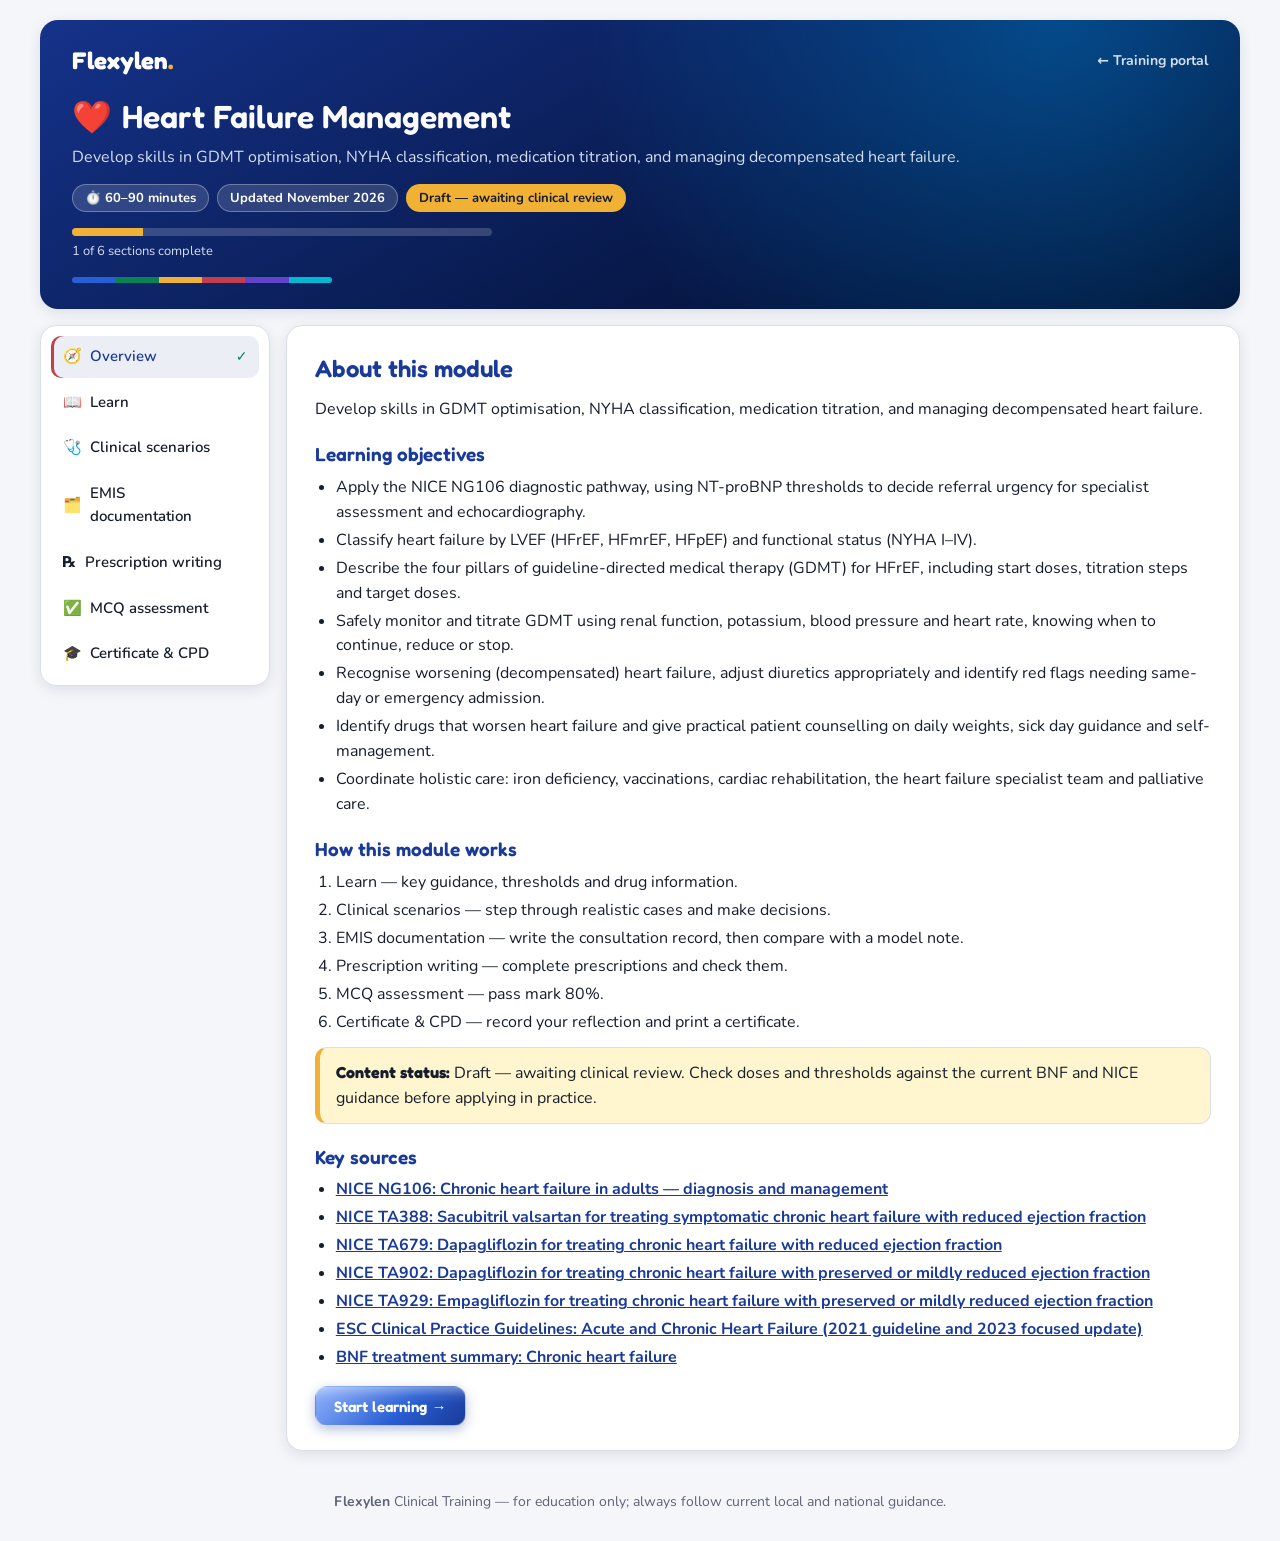
<file: HeartFailure_Interactive_Training.html>
<!DOCTYPE html>
<html lang="en">
<head>
<meta charset="UTF-8">
<meta name="viewport" content="width=device-width, initial-scale=1.0">
<title>Heart Failure Management | Flexylen Clinical Training</title>
<link rel="preconnect" href="https://fonts.googleapis.com">
<link rel="preconnect" href="https://fonts.gstatic.com" crossorigin>
<link href="https://fonts.googleapis.com/css2?family=Fredoka:wght@500;600;700&family=Nunito:wght@400;600;700;800&display=swap" rel="stylesheet">
<link rel="stylesheet" href="assets/flexylen-module.css">
</head>
<body>
<div id="app"></div>
<script>
window.FLEXYLEN_MODULE = {
  id: "heart-failure",
  title: "Heart Failure Management",
  icon: "❤️",
  tone: "red",
  duration: "60–90 minutes",
  summary: "Develop skills in GDMT optimisation, NYHA classification, medication titration, and managing decompensated heart failure.",
  reviewStatus: "Draft — awaiting clinical review",
  updated: "November 2026",
  passMark: 80,

  objectives: [
    "Apply the NICE NG106 diagnostic pathway, using NT-proBNP thresholds to decide referral urgency for specialist assessment and echocardiography.",
    "Classify heart failure by LVEF (HFrEF, HFmrEF, HFpEF) and functional status (NYHA I–IV).",
    "Describe the four pillars of guideline-directed medical therapy (GDMT) for HFrEF, including start doses, titration steps and target doses.",
    "Safely monitor and titrate GDMT using renal function, potassium, blood pressure and heart rate, knowing when to continue, reduce or stop.",
    "Recognise worsening (decompensated) heart failure, adjust diuretics appropriately and identify red flags needing same-day or emergency admission.",
    "Identify drugs that worsen heart failure and give practical patient counselling on daily weights, sick day guidance and self-management.",
    "Coordinate holistic care: iron deficiency, vaccinations, cardiac rehabilitation, the heart failure specialist team and palliative care."
  ],

  sources: [
    { label: "NICE NG106: Chronic heart failure in adults — diagnosis and management", url: "https://www.nice.org.uk/guidance/ng106" },
    { label: "NICE TA388: Sacubitril valsartan for treating symptomatic chronic heart failure with reduced ejection fraction", url: "https://www.nice.org.uk/guidance/ta388" },
    { label: "NICE TA679: Dapagliflozin for treating chronic heart failure with reduced ejection fraction", url: "https://www.nice.org.uk/guidance/ta679" },
    { label: "NICE TA902: Dapagliflozin for treating chronic heart failure with preserved or mildly reduced ejection fraction", url: "https://www.nice.org.uk/guidance/ta902" },
    { label: "NICE TA929: Empagliflozin for treating chronic heart failure with preserved or mildly reduced ejection fraction", url: "https://www.nice.org.uk/guidance/ta929" },
    { label: "ESC Clinical Practice Guidelines: Acute and Chronic Heart Failure (2021 guideline and 2023 focused update)", url: "https://www.escardio.org/Guidelines/Clinical-Practice-Guidelines/Acute-and-Chronic-Heart-Failure" },
    { label: "BNF treatment summary: Chronic heart failure", url: "https://bnf.nice.org.uk/treatment-summaries/chronic-heart-failure/" }
  ],

  learn: [
    {
      title: "1. Diagnosis: history, NT-proBNP and referral urgency",
      html: `<p>Heart failure (HF) is a clinical syndrome: symptoms (breathlessness, orthopnoea, paroxysmal nocturnal dyspnoea, fatigue, reduced exercise tolerance, ankle swelling) and signs (raised JVP, oedema, crackles, third heart sound, displaced apex) caused by structural or functional cardiac abnormality.</p>
<p>In suspected HF, take a careful history and examination, and measure <strong>NT-proBNP</strong>. Alongside it, arrange a 12-lead ECG and baseline bloods (U&amp;E/eGFR, FBC, LFT, TFT, HbA1c, lipids, ferritin and transferrin saturation) and consider a chest X-ray, urinalysis and spirometry/peak flow to look for alternative or contributing diagnoses.</p>
<table>
<tr><th>NT-proBNP (ng/L)</th><th>NICE NG106 action</th></tr>
<tr><td>&gt; 2,000</td><td>Refer urgently for specialist assessment and transthoracic echocardiography <strong>within 2 weeks</strong></td></tr>
<tr><td>400–2,000</td><td>Refer for specialist assessment and echocardiography <strong>within 6 weeks</strong></td></tr>
<tr><td>&lt; 400</td><td>HF less likely in an untreated person — consider alternative causes; reconsider if clinical suspicion remains high</td></tr>
</table>
<div class="callout key"><strong>Interpreting NT-proBNP:</strong> levels are <strong>lowered</strong> by obesity (BMI over 35), and by diuretics, ACE inhibitors, ARBs, beta-blockers and MRAs. Levels are <strong>raised</strong> by age over 70, AF, CKD (eGFR under 60), LVH, ischaemia, pulmonary hypertension, PE, sepsis, COPD and diabetes. A "normal" result in an obese patient on treatment does not fully exclude HF. Note that sacubitril/valsartan raises BNP (not NT-proBNP), so NT-proBNP is the preferred marker in patients taking it.</div>
<div class="callout red"><strong>Do not wait for the blood test</strong> if the patient is acutely unwell: breathless at rest, hypoxic, hypotensive, confused, or with chest pain or arrhythmia — arrange same-day emergency assessment.</div>`
    },
    {
      title: "2. Classifying HF: LVEF phenotype and NYHA class",
      html: `<p>Echocardiography determines the phenotype, which drives treatment.</p>
<table>
<tr><th>Phenotype</th><th>LVEF</th><th>Key points</th></tr>
<tr><td>HFrEF (reduced)</td><td>≤ 40%</td><td>Strongest evidence base — four-pillar GDMT reduces mortality and hospitalisation</td></tr>
<tr><td>HFmrEF (mildly reduced)</td><td>41–49%</td><td>SGLT2 inhibitor recommended; diuretics for congestion; other HFrEF drugs may be considered on specialist advice</td></tr>
<tr><td>HFpEF (preserved)</td><td>≥ 50%</td><td>Needs evidence of structural/diastolic dysfunction or raised natriuretic peptides; SGLT2 inhibitor, diuretics and comorbidity management</td></tr>
</table>
<p><strong>NYHA functional class</strong> describes symptom burden and should be recorded at every review:</p>
<ul>
<li><strong>I</strong> — no limitation; ordinary activity does not cause undue breathlessness or fatigue.</li>
<li><strong>II</strong> — slight limitation; comfortable at rest, ordinary activity (e.g. walking up a flight of stairs briskly) causes symptoms.</li>
<li><strong>III</strong> — marked limitation; comfortable at rest, but less than ordinary activity (e.g. walking on the flat, washing/dressing) causes symptoms.</li>
<li><strong>IV</strong> — symptoms at rest; any physical activity increases discomfort.</li>
</ul>
<div class="callout green"><strong>Practice tip:</strong> use SNOMED codes for HF type (e.g. "Heart failure with reduced ejection fraction") and record LVEF, date of echo and NYHA class — this drives QOF recall, searches for GDMT optimisation and accurate referral letters.</div>`
    },
    {
      title: "3. The four pillars of GDMT for HFrEF",
      html: `<p>For HFrEF, four drug classes each independently reduce mortality and/or HF hospitalisation. The modern aim (ESC 2021/2023) is to get <strong>all four pillars started at low dose as early as safely possible</strong>, then titrate — rather than taking months to reach target dose of one drug before adding the next.</p>
<ol>
<li><strong>ACE inhibitor (or ARB if ACEi not tolerated, e.g. cough) — or ARNI (sacubitril/valsartan).</strong> NICE NG106 recommends ACEi plus beta-blocker first line. Sacubitril/valsartan (NICE TA388) is an option for NYHA II–IV with LVEF ≤35% already on a stable ACEi/ARB dose; it is started by a HF specialist team, then may be continued and titrated in primary care.</li>
<li><strong>Beta-blocker licensed for HF:</strong> bisoprolol, carvedilol or nebivolol (nebivolol licensed for age 70 and over). Start low, go slow. Do not withhold in older people, or in those with peripheral vascular disease, COPD (without significant reversibility), diabetes or erectile dysfunction.</li>
<li><strong>Mineralocorticoid receptor antagonist (MRA):</strong> spironolactone or eplerenone (eplerenone if gynaecomastia on spironolactone).</li>
<li><strong>SGLT2 inhibitor:</strong> dapagliflozin (TA679) or empagliflozin (TA773) 10 mg once daily, no titration needed. NICE TAs describe treatment started on the advice of a HF specialist — follow your local pathway.</li>
</ol>
<div class="callout key"><strong>ARNI switch:</strong> never co-prescribe an ACEi with sacubitril/valsartan (angioedema risk). Stop the ACEi and wait at least <strong>36 hours</strong> before the first dose of sacubitril/valsartan. No washout is needed when switching from an ARB — start at the time of the next ARB dose.</div>
<div class="callout"><strong>Other specialist options</strong> (secondary care led): ivabradine (sinus rhythm, HR ≥75 bpm despite beta-blocker, LVEF ≤35%), hydralazine plus nitrate (particularly people of African or Caribbean family origin), digoxin, vericiguat, and devices (ICD, CRT).</div>`
    },
    {
      title: "4. Titration, target doses and monitoring",
      html: `<p>Titrate one drug at a time, usually at intervals of about <strong>2 weeks</strong> (or longer, especially for beta-blockers), with clinical review and blood tests. Always confirm doses against the current BNF/SPC — the table is a teaching summary.</p>
<table>
<tr><th>Drug</th><th>Start dose</th><th>Target dose</th></tr>
<tr><td>Ramipril</td><td>1.25–2.5 mg daily</td><td>10 mg daily (or 5 mg twice daily)</td></tr>
<tr><td>Lisinopril</td><td>2.5–5 mg once daily</td><td>20–35 mg once daily</td></tr>
<tr><td>Enalapril</td><td>2.5 mg twice daily</td><td>10–20 mg twice daily</td></tr>
<tr><td>Candesartan</td><td>4 mg once daily</td><td>32 mg once daily</td></tr>
<tr><td>Losartan</td><td>12.5–50 mg once daily</td><td>150 mg once daily</td></tr>
<tr><td>Sacubitril/valsartan</td><td>49/51 mg twice daily (24/26 mg twice daily if low BP, ACEi/ARB-naive, eGFR &lt;30 or other risk factors)</td><td>97/103 mg twice daily</td></tr>
<tr><td>Bisoprolol</td><td>1.25 mg once daily</td><td>10 mg once daily (steps: 1.25 → 2.5 → 3.75 → 5 → 7.5 → 10 mg)</td></tr>
<tr><td>Carvedilol</td><td>3.125 mg twice daily</td><td>25 mg twice daily (50 mg twice daily if over 85 kg)</td></tr>
<tr><td>Nebivolol</td><td>1.25 mg once daily</td><td>10 mg once daily</td></tr>
<tr><td>Spironolactone</td><td>25 mg once daily (12.5 mg or alternate days if eGFR reduced)</td><td>50 mg once daily</td></tr>
<tr><td>Eplerenone</td><td>25 mg once daily</td><td>50 mg once daily</td></tr>
<tr><td>Dapagliflozin / empagliflozin</td><td>10 mg once daily</td><td>10 mg once daily (no titration)</td></tr>
</table>
<p><strong>Monitoring:</strong> check U&amp;E (creatinine, eGFR, potassium) and BP before starting, <strong>1–2 weeks after starting and after each dose increase</strong> of ACEi/ARB/ARNI or MRA, then periodically (at least 6-monthly once stable, more often in CKD).</p>
<ul>
<li><strong>ACEi/ARB/ARNI:</strong> a rise in creatinine of up to about 50% above baseline (or to around 266 µmol/L) and potassium up to 5.5 mmol/L is generally acceptable — continue and recheck. Larger rises: look for causes (dehydration, NSAIDs, over-diuresis), consider reducing dose and seek advice.</li>
<li><strong>MRA:</strong> if potassium rises above 5.5 mmol/L, halve the dose and recheck; if potassium is above 6.0 mmol/L, <strong>stop</strong> and manage per local hyperkalaemia guidance.</li>
<li><strong>Beta-blocker:</strong> titrate if HR above about 60 bpm, systolic BP adequate and no symptomatic hypotension or worsening congestion. Expect a transient increase in fatigue.</li>
<li><strong>Asymptomatic low BP</strong> (e.g. systolic 95–100 mmHg) is not by itself a reason to stop GDMT; first consider reducing non-prognostic drugs (e.g. calcium-channel blockers, alpha-blockers, nitrates) or the diuretic if euvolaemic.</li>
</ul>
<div class="callout green"><strong>Practice tip:</strong> use an EMIS template or titration plan in the medication review comment ("Current dose / next step / bloods due") so any prescriber can continue the titration safely.</div>`
    },
    {
      title: "5. Congestion, diuretics and self-monitoring",
      html: `<p>Loop diuretics relieve congestion (breathlessness, oedema) but do not improve prognosis. Use the <strong>lowest dose that keeps the patient euvolaemic</strong> ("dry weight").</p>
<ul>
<li><strong>Furosemide</strong> commonly 20–40 mg each morning, increased as needed (e.g. 40 mg twice daily, second dose early afternoon to avoid nocturia). <strong>Bumetanide</strong> roughly 1 mg ≈ furosemide 40 mg; better oral absorption, useful when gut oedema limits furosemide effect.</li>
<li>Adjust the dose by <strong>weight and symptoms</strong>: increase when weight rises and congestion appears; reduce when the patient is dry, dizzy, hypotensive or has a rising creatinine/urea.</li>
<li>Check U&amp;E within about 1 week of a significant dose change (sooner if frail or CKD) — watch for hypokalaemia, hyponatraemia and AKI.</li>
<li>Thiazide add-on (e.g. metolazone) for resistant oedema is specialist-led because of the risk of profound electrolyte disturbance.</li>
</ul>
<div class="callout key"><strong>Daily weights:</strong> patients should weigh themselves every morning, after passing urine, before breakfast, in similar clothing, on the same scales. A weight gain of <strong>more than 2 kg in 3 days</strong> (or as agreed in their personal plan) signals fluid retention — they should contact the practice or HF nurse team. Some services agree a flexible diuretic plan for patients who can self-adjust.</div>
<p>Give advice on sensible fluid intake (fluid restriction of around 1.5–2 L/day is usually only for severe symptoms or hyponatraemia, on specialist advice) and avoiding high salt intake and salt substitutes containing potassium.</p>`
    },
    {
      title: "6. HFmrEF and HFpEF",
      html: `<p>HFpEF is common in older people, women, and those with hypertension, obesity, diabetes, AF and CKD. Treatment focuses on symptoms, hospitalisation reduction and comorbidities.</p>
<ul>
<li><strong>SGLT2 inhibitor:</strong> dapagliflozin (NICE TA902) and empagliflozin (NICE TA929) are recommended options for symptomatic HFmrEF/HFpEF, reducing HF hospitalisation and cardiovascular death composite outcomes.</li>
<li><strong>Diuretics</strong> for congestion, titrated to symptoms and weight.</li>
<li><strong>Comorbidities:</strong> control BP; rate/rhythm control and anticoagulation for AF; optimise diabetes; weight management (obesity is a major driver of HFpEF symptoms); treat sleep apnoea, anaemia, CKD and ischaemia.</li>
<li><strong>HFmrEF:</strong> ACEi/ARB/ARNI, beta-blocker and MRA may be considered on specialist advice; ESC gives these a weaker recommendation than in HFrEF.</li>
<li><strong>Exercise</strong> and cardiac rehabilitation improve quality of life across all phenotypes.</li>
</ul>
<div class="callout green"><strong>Practice tip:</strong> run a practice search for patients coded with HFpEF/HFmrEF who are not on an SGLT2 inhibitor and check eligibility (eGFR, type 1 diabetes, recurrent genital infection, ketoacidosis risk) per your local pathway.</div>`
    },
    {
      title: "7. Decompensation, red flags and sick day guidance",
      html: `<p><strong>Worsening HF</strong> presents with increasing breathlessness, orthopnoea (more pillows), PND, weight gain, worsening oedema (ankles, legs, sacrum, abdomen), reduced exercise tolerance, or new cough/wheeze. Always look for a precipitant:</p>
<ul>
<li>Non-adherence (medicines, salt or fluid), new drugs (NSAIDs, steroids, non-dihydropyridine CCBs, pioglitazone).</li>
<li>Arrhythmia — especially new or fast AF (check pulse and ECG).</li>
<li>Infection (chest, urinary), anaemia, thyroid disease, uncontrolled hypertension, ischaemia/ACS, worsening renal function, alcohol.</li>
</ul>
<div class="callout red"><strong>Same-day emergency admission / 999:</strong> breathlessness at rest or unable to lie flat; SpO<sub>2</sub> below 92% (or below the patient's known baseline); respiratory rate above about 25–30/min; chest pain suggesting ACS; syncope; symptomatic hypotension or shock (systolic BP below 90 mmHg with poor perfusion); new confusion; HR above about 120–130 bpm or below 40 bpm; K<sup>+</sup> ≥ 6.5 mmol/L or severe AKI; rapidly worsening symptoms despite increased diuretic. Use clinical judgement and NEWS2.</div>
<p>Stable patients with mild-to-moderate fluid overload can often be managed in the community: increase the loop diuretic, check U&amp;E within a few days, daily weights, early review (2–3 days) and involve the HF nurse team.</p>
<div class="callout key"><strong>Sick day guidance:</strong> during a dehydrating illness (vomiting, diarrhoea, fever, sweats, poor oral intake), advise patients to temporarily stop <strong>ACEi/ARB/ARNI, MRA, SGLT2 inhibitor and diuretics</strong> (and metformin if taken), and restart once eating and drinking normally for 24–48 hours. They should seek advice if unwell for more than 48 hours. Beta-blockers are usually continued unless hypotensive or bradycardic. Personalise this to the patient — over-zealous withholding of diuretics can precipitate congestion.</div>`
    },
    {
      title: "8. Drugs to avoid, iron deficiency and vaccinations",
      html: `<table>
<tr><th>Drug / group</th><th>Problem in HF</th></tr>
<tr><td>NSAIDs (including OTC ibuprofen, naproxen) and COX-2 inhibitors</td><td>Sodium and fluid retention, AKI, blunted diuretic response</td></tr>
<tr><td>Verapamil, diltiazem (non-dihydropyridine CCBs)</td><td>Negatively inotropic — avoid in HFrEF</td></tr>
<tr><td>Pioglitazone</td><td>Fluid retention — contraindicated in HF</td></tr>
<tr><td>Class I antiarrhythmics (e.g. flecainide), dronedarone</td><td>Increased mortality/worsening HF in HFrEF; use specialist-led alternatives (amiodarone)</td></tr>
<tr><td>Salt-containing effervescent/dispersible tablets (e.g. effervescent paracetamol, soluble aspirin)</td><td>High sodium load</td></tr>
<tr><td>Potassium supplements, potassium-containing salt substitutes, trimethoprim</td><td>Hyperkalaemia with ACEi/ARB/ARNI/MRA</td></tr>
<tr><td>Some others (e.g. itraconazole, tricyclics, systemic corticosteroids, saxagliptin)</td><td>Use with caution — check BNF</td></tr>
</table>
<p><strong>Iron deficiency</strong> is common and worsens symptoms even without anaemia. Check ferritin and transferrin saturation (TSAT). Iron deficiency in HF is defined as <strong>ferritin &lt;100 µg/L, or ferritin 100–299 µg/L with TSAT &lt;20%</strong>. In symptomatic HFrEF/HFmrEF, ESC recommends <strong>intravenous iron</strong> (ferric carboxymaltose or ferric derisomaltose) to improve symptoms and reduce hospitalisation — this is usually given in secondary care or a HF unit. Oral iron is poorly effective in HF. Investigate the cause of iron deficiency (e.g. GI blood loss) as you would in anyone else.</p>
<div class="callout green"><strong>Vaccinations:</strong> offer annual influenza vaccine, pneumococcal vaccine, and COVID-19 and RSV vaccines according to the current UK eligibility criteria (Green Book). Record declines.</div>`
    },
    {
      title: "9. Holistic care: rehabilitation, MDT and palliative care",
      html: `<ul>
<li><strong>Cardiac rehabilitation:</strong> NICE NG106 recommends offering a personalised, exercise-based cardiac rehabilitation programme to people with stable HF (unless their condition is unstable), with psychological and educational components.</li>
<li><strong>Multidisciplinary team:</strong> HF specialist nurses, cardiologists, pharmacists, GPs and community teams share care. NICE advises that the specialist team writes a care plan, and that primary care reviews patients (with LVEF, NYHA, fluid status, renal function, medicines) at least every 6 months, and more often when titrating or unstable. After a hospital admission for HF, NICE advises follow-up within 2 weeks of discharge.</li>
<li><strong>Self-management:</strong> written plan covering daily weights, symptoms to act on, medicines, sick day guidance, salt, alcohol, smoking cessation, activity and sexual health.</li>
<li><strong>Mood and cognition:</strong> screen for depression and anxiety; consider cognitive impairment affecting adherence.</li>
<li><strong>Driving and work:</strong> advise patients to check current DVLA guidance, which depends on symptoms, licence group and devices.</li>
</ul>
<div class="callout"><strong>Palliative care:</strong> HF has an unpredictable trajectory. Triggers to discuss future care include recurrent admissions, NYHA IV despite optimal therapy, frailty, cachexia, or worsening renal function limiting treatment. Offer advance care planning (ReSPECT), add to the palliative/GSF register, consider ICD deactivation discussions with the cardiology team, and use symptom control (e.g. low-dose opioids for breathlessness) alongside — not instead of — diuretics. Avoid stopping GDMT reflexively; rationalise with the patient and specialist team.</div>`
    }
  ],

  scenarios: [
    {
      title: "Case 1: Suspected new heart failure",
      intro: `<p><strong>Mrs Pauline Okoro, 74</strong>, attends with 3 months of increasing breathlessness walking to the shops and ankle swelling. She now sleeps on 3 pillows. PMH: hypertension, type 2 diabetes, knee osteoarthritis, BMI 31. Medication: amlodipine 10 mg OD, metformin 1 g BD, and she buys naproxen for her knees.</p>
<p>Obs: BP 152/88, HR 88 irregular, RR 18, SpO<sub>2</sub> 95% on air, temp 36.8 °C. Bibasal fine crackles, pitting oedema to mid-shin, JVP raised 4 cm.</p>`,
      steps: [
        {
          prompt: "Mrs Okoro is not acutely unwell. What is the most appropriate first-line investigation strategy?",
          options: [
            { text: "Request NT-proBNP, with a 12-lead ECG and baseline bloods (U&E, FBC, LFT, TFT, HbA1c, lipids, ferritin/TSAT), and consider chest X-ray and urinalysis", correct: true, feedback: "Correct. NICE NG106 recommends measuring NT-proBNP in suspected HF; the result determines referral urgency. The ECG (her pulse is irregular) and bloods look for causes, comorbidities and alternative diagnoses." },
            { text: "Refer directly for open-access echocardiography without any blood tests", correct: false, feedback: "Not best practice. NICE uses NT-proBNP to triage referral urgency for specialist assessment and echo. Echo alone, without specialist review, misses the opportunity to assess and treat promptly." },
            { text: "Start furosemide and review in 3 months to see whether symptoms improve", correct: false, feedback: "A diuretic may be appropriate for symptom relief, but a 3-month delay with no diagnostic work-up risks missing HFrEF, for which prognostic treatment is needed early." },
            { text: "Arrange a chest X-ray only; if normal, HF is excluded", correct: false, feedback: "A normal chest X-ray does not exclude HF. NT-proBNP and echocardiography are the key diagnostic tests." }
          ]
        },
        {
          prompt: "Her NT-proBNP is 2,650 ng/L. ECG shows atrial fibrillation, ventricular rate 86 bpm. What referral is indicated?",
          info: `<p><strong>Results:</strong> NT-proBNP 2,650 ng/L. ECG: AF, rate 86 bpm, no acute ischaemic changes. Creatinine 96 µmol/L, eGFR 52, K<sup>+</sup> 4.5 mmol/L, Hb 128 g/L.</p>`,
          options: [
            { text: "Routine cardiology referral; echo within 6 weeks", correct: false, feedback: "The 6-week timeframe applies to NT-proBNP 400–2,000 ng/L. Above 2,000 ng/L, NICE recommends a 2-week pathway." },
            { text: "Urgent referral for specialist assessment and transthoracic echocardiography within 2 weeks", correct: true, feedback: "Correct. NT-proBNP above 2,000 ng/L warrants specialist assessment and echo within 2 weeks (NICE NG106). AF and CKD can raise NT-proBNP, but at this level with clinical signs HF is likely." },
            { text: "No referral needed — the raised NT-proBNP is explained by AF", correct: false, feedback: "AF raises NT-proBNP, but it cannot be assumed to explain a value this high in someone with clinical signs of congestion. AF itself is also a cause and complication of HF." },
            { text: "Send to the emergency department today", correct: false, feedback: "She is stable: SpO2 95%, normal RR, controlled rate, no chest pain. Urgent outpatient assessment is appropriate with safety-netting; emergency admission is not needed now." }
          ]
        },
        {
          prompt: "While awaiting cardiology review she is troubled by breathlessness and leg swelling. What symptomatic treatment is most appropriate now?",
          options: [
            { text: "Start bisoprolol 10 mg once daily to control the AF and treat HF", correct: false, feedback: "Beta-blockers must be started at low dose (1.25 mg bisoprolol) and titrated slowly; 10 mg from the start in a congested patient risks decompensation and bradycardia." },
            { text: "Start furosemide 40 mg each morning, check U&E in about 1 week, start daily weights and safety-net", correct: true, feedback: "Correct. A loop diuretic relieves congestion while awaiting specialist review. Monitor U&E and weight, and give clear advice on when to seek help." },
            { text: "Add spironolactone 50 mg daily for oedema", correct: false, feedback: "MRAs are prognostic therapy for confirmed HFrEF, started at 25 mg with careful potassium monitoring — not a first-line decongestant before the phenotype is known." },
            { text: "Advise strict fluid restriction to 1 litre per day and no medication", correct: false, feedback: "Severe fluid restriction is not routinely recommended and will not adequately treat significant congestion. A loop diuretic is the treatment of choice." }
          ]
        },
        {
          prompt: "Reviewing her current medicines, which change is the highest priority for her heart failure?",
          options: [
            { text: "Stop the naproxen and offer alternative analgesia (e.g. topical NSAID or paracetamol, avoiding effervescent formulations)", correct: true, feedback: "Correct. NSAIDs cause sodium and water retention, worsen renal function and blunt diuretics. Stopping them is a key step; topical NSAIDs have minimal systemic absorption." },
            { text: "Switch amlodipine to diltiazem for better rate control", correct: false, feedback: "Diltiazem and verapamil are negatively inotropic and should be avoided if HFrEF is possible. Rate control in HF is usually with a beta-blocker (and digoxin if needed)." },
            { text: "Stop metformin because of heart failure", correct: false, feedback: "Metformin can be continued in stable HF with adequate renal function (eGFR 52 is acceptable); include it in sick day advice." },
            { text: "No change is needed until the echo result", correct: false, feedback: "The naproxen is actively worsening her fluid retention and kidney function and should be stopped now." }
          ]
        },
        {
          prompt: "Echocardiography shows LVEF 35% with a dilated left ventricle. How is her heart failure classified and what does it mean for treatment?",
          info: `<p><strong>Echo report:</strong> dilated LV, global hypokinesia, LVEF 35%, moderate functional mitral regurgitation, AF. Cardiology diagnosis: HFrEF, NYHA class III.</p>`,
          options: [
            { text: "HFpEF — treat with diuretics and comorbidity control only", correct: false, feedback: "HFpEF is LVEF 50% or more. At 35% this is HFrEF." },
            { text: "HFmrEF — SGLT2 inhibitor is the only evidence-based therapy", correct: false, feedback: "HFmrEF is LVEF 41–49%. At 35% this is HFrEF, which has strong evidence for all four pillars." },
            { text: "HFrEF — start the four pillars (ACEi/ARB or ARNI, HF beta-blocker, MRA, SGLT2 inhibitor) early, titrating with monitoring", correct: true, feedback: "Correct. LVEF 40% or less is HFrEF. Starting all four prognostic classes early and titrating to target or maximum tolerated doses reduces mortality and admissions. She also needs anticoagulation review for AF (CHA2DS2-VASc)." },
            { text: "HFrEF — but treatment should wait until NYHA class IV", correct: false, feedback: "GDMT is indicated for symptomatic HFrEF regardless of NYHA class; delay increases the risk of death and hospitalisation." }
          ]
        }
      ]
    },
    {
      title: "Case 2: Optimising GDMT in HFrEF",
      intro: `<p><strong>Mr David Hartley, 66</strong>, has ischaemic cardiomyopathy, LVEF 30%, NYHA II. He is referred to you (practice pharmacist IP) for GDMT optimisation from the HF clinic letter. Current medication: ramipril 5 mg OD, bisoprolol 2.5 mg OD, furosemide 40 mg OM, atorvastatin 80 mg ON, clopidogrel 75 mg OD. No MRA or SGLT2 inhibitor yet. Not diabetic.</p>
<p>Today: BP 118/72 mmHg, HR 78 bpm (sinus rhythm), weight stable, no oedema, chest clear. Bloods 1 week ago: Na 139, K<sup>+</sup> 4.6 mmol/L, creatinine 108 µmol/L (baseline 98), eGFR 62.</p>`,
      steps: [
        {
          prompt: "What is the best next step for Mr Hartley's GDMT?",
          options: [
            { text: "Increase ramipril step by step to 10 mg before considering any other drug", correct: false, feedback: "This older sequential approach delays the benefit of the other pillars. Current guidance favours starting all four classes early at low dose, then titrating." },
            { text: "Start spironolactone 25 mg once daily with U&E in 1 week, and add an SGLT2 inhibitor as per the local pathway/specialist advice", correct: true, feedback: "Correct. He has two missing pillars, adequate BP, K+ 4.6 and eGFR 62. Adding the MRA (and SGLT2i) early offers large prognostic benefit; the SGLT2i may also reduce hyperkalaemia risk. Monitor U&E closely." },
            { text: "Stop furosemide as he is euvolaemic, and make no other changes", correct: false, feedback: "Reducing the diuretic in a euvolaemic patient can be reasonable, but making no prognostic change misses the main opportunity." },
            { text: "Switch ramipril to sacubitril/valsartan today, taking the first dose this evening", correct: false, feedback: "ARNI needs a 36-hour ACEi washout and, under TA388, is usually started by the HF specialist team. Missing pillars (MRA, SGLT2i) are the more immediate priority." }
          ]
        },
        {
          prompt: "One week after starting spironolactone 25 mg: K+ 5.3 mmol/L, creatinine 118 µmol/L. He feels well. What do you do?",
          info: `<p><strong>Bloods:</strong> Na 138, K<sup>+</sup> 5.3 mmol/L, creatinine 118 µmol/L (baseline 98–108), eGFR 56. BP 114/70, HR 76.</p>`,
          options: [
            { text: "Stop spironolactone — potassium is above the normal range", correct: false, feedback: "K+ up to 5.5 mmol/L is acceptable on MRA/ACEi. Stopping would remove a prognostic drug unnecessarily." },
            { text: "Halve the ramipril dose", correct: false, feedback: "Creatinine has risen about 10–20% from baseline and K+ is below 5.5 — both within accepted limits. No dose reduction is needed." },
            { text: "Continue the current doses, check diet/OTC sources of potassium, and recheck U&E in about 2–4 weeks", correct: true, feedback: "Correct. These changes are within accepted limits (creatinine rise below 50%, K+ up to 5.5). Continue, give dietary advice (avoid potassium-containing salt substitutes) and keep monitoring." },
            { text: "Start a potassium binder in primary care", correct: false, feedback: "Potassium binders are specialist-initiated for persistent hyperkalaemia limiting RAAS therapy; not indicated at K+ 5.3." }
          ]
        },
        {
          prompt: "At the next review, Mr Hartley's bloods are stable (K+ 5.0). HR is 74 bpm, BP 112/70, no dizziness. Which titration step is most appropriate?",
          options: [
            { text: "Increase bisoprolol from 2.5 mg to 3.75 mg once daily and review HR/BP in about 2 weeks", correct: true, feedback: "Correct. HR 74 bpm and adequate BP allow uptitration. Bisoprolol is increased stepwise (1.25, 2.5, 3.75, 5, 7.5, 10 mg) with review between steps." },
            { text: "Increase bisoprolol from 2.5 mg to 10 mg once daily", correct: false, feedback: "Jumping to target dose risks bradycardia, hypotension and worsening HF. Titrate in steps." },
            { text: "Stop bisoprolol as his BP is only 112/70", correct: false, feedback: "BP 112/70 without symptoms is not a reason to stop a prognostic beta-blocker." },
            { text: "Add ivabradine in primary care to lower his heart rate", correct: false, feedback: "Ivabradine is specialist-initiated and only considered when HR remains 75 bpm or more despite maximum tolerated beta-blocker. He is not yet on target beta-blocker dose." }
          ]
        },
        {
          prompt: "Two months later, after a course of trimethoprim for a UTI, a routine U&E shows K+ 6.1 mmol/L, creatinine 124 µmol/L. He is well. What is the most appropriate action?",
          info: `<p><strong>Bloods (non-haemolysed):</strong> K<sup>+</sup> 6.1 mmol/L, creatinine 124 µmol/L, eGFR 53. Current: ramipril 5 mg, bisoprolol 3.75 mg, spironolactone 25 mg, dapagliflozin 10 mg, furosemide 40 mg. Recently completed trimethoprim 200 mg BD for 3 days.</p>`,
          options: [
            { text: "Continue all medicines and recheck in 1 month", correct: false, feedback: "K+ above 6.0 mmol/L on an MRA requires action now; waiting a month is unsafe." },
            { text: "Stop spironolactone, follow local hyperkalaemia guidance (urgent same-day/within 24 h repeat with ECG as indicated), identify contributors (trimethoprim) and plan a cautious rechallenge once K+ settles", correct: true, feedback: "Correct. With K+ above 6.0 mmol/L, stop the MRA, arrange urgent repeat U&E and ECG per local guidance, and remove precipitants. Trimethoprim raises potassium. Once resolved, the MRA can often be reintroduced (e.g. 12.5–25 mg) with closer monitoring." },
            { text: "Stop all four pillars permanently", correct: false, feedback: "Disproportionate; withdrawing all prognostic therapy significantly increases risk. Target the likely cause and the MRA first." },
            { text: "Increase furosemide to 80 mg to lower potassium and continue spironolactone", correct: false, feedback: "Using diuretics to manage hyperkalaemia in a euvolaemic patient risks dehydration and AKI and leaves the MRA in place at an unsafe potassium." }
          ]
        },
        {
          prompt: "The HF team recommends switching ramipril 5 mg OD to sacubitril/valsartan. How should the switch be done?",
          options: [
            { text: "Start sacubitril/valsartan this evening and stop ramipril tomorrow", correct: false, feedback: "Overlapping an ACEi with sacubitril/valsartan is contraindicated because of the risk of angioedema." },
            { text: "Stop ramipril; start sacubitril/valsartan at least 36 hours after the last ramipril dose, usually at 49/51 mg twice daily (24/26 mg if low BP or other risk factors), checking U&E and BP in 1–2 weeks", correct: true, feedback: "Correct. A 36-hour washout from ACEi is mandatory. Start dose depends on BP, prior RAAS dose and renal function; titrate (doubling roughly every 2–4 weeks) towards 97/103 mg twice daily." },
            { text: "Stop ramipril and start sacubitril/valsartan 97/103 mg twice daily the next morning", correct: false, feedback: "This both misses the 36-hour washout and starts at the target dose, risking angioedema and hypotension." },
            { text: "Continue ramipril and add sacubitril alone", correct: false, feedback: "Sacubitril is only available combined with valsartan and must not be used with an ACEi." }
          ]
        }
      ]
    },
    {
      title: "Case 3: Weight gain and breathlessness — decompensation",
      intro: `<p><strong>Mrs Irene Walsh, 79</strong>, has HFrEF (LVEF 32%), AF on apixaban, and CKD G3a. Medication: sacubitril/valsartan 49/51 mg BD, bisoprolol 5 mg OD, spironolactone 25 mg OD, dapagliflozin 10 mg OD, furosemide 40 mg OM. Her dry weight is 68 kg.</p>
<p>She telephones: her weight is 70.6 kg (up 2.6 kg over 3 days), her ankles are more swollen and she is more breathless walking around the house. She needed an extra pillow last night.</p>`,
      steps: [
        {
          prompt: "What is the most appropriate response to Mrs Walsh's telephone call?",
          options: [
            { text: "Reassure her that weight varies and ask her to call back in a week", correct: false, feedback: "A gain of more than 2 kg in 3 days with worsening symptoms indicates fluid retention and needs prompt assessment." },
            { text: "Ask about red flags (breathlessness at rest, chest pain, syncope, confusion, palpitations) and arrange same-day face-to-face assessment", correct: true, feedback: "Correct. Screen for emergency features first; if none, assess the same day to examine, measure obs and check bloods before adjusting treatment." },
            { text: "Advise her to stop her sacubitril/valsartan and spironolactone", correct: false, feedback: "Stopping prognostic therapy is not the treatment for congestion and may worsen outcomes. Sick day rules apply to dehydrating illness, not fluid overload." },
            { text: "Call 999 immediately for all patients with weight gain", correct: false, feedback: "Many patients with mild-moderate congestion can be safely managed in the community after assessment. Emergency admission is for red flags." }
          ]
        },
        {
          prompt: "On assessment she has no red flags. Based on the findings, what is the best management?",
          info: `<p><strong>Examination:</strong> alert, speaks in full sentences. RR 18, SpO<sub>2</sub> 95% (baseline 95–96%), HR 82 irregular, BP 128/74, temp 36.6 °C. Mild bibasal crackles, pitting oedema to mid-shin, JVP raised 3 cm. <strong>Point-of-care/same-day bloods:</strong> Na 137, K<sup>+</sup> 4.4 mmol/L, creatinine 112 µmol/L (baseline 105), eGFR 42.</p>`,
          options: [
            { text: "Increase furosemide to 80 mg daily (e.g. 40 mg BD, second dose early afternoon), daily weights, U&E in 3–5 days and review in 2–3 days, with clear safety-netting", correct: true, feedback: "Correct. Mild-moderate congestion without red flags can be managed by doubling the loop diuretic with close monitoring. Return towards the usual dose once back at dry weight. Involve the HF nurse team." },
            { text: "Add metolazone 5 mg daily in primary care", correct: false, feedback: "Thiazide-type add-on for diuretic resistance is specialist-led because of the risk of severe hypokalaemia, hyponatraemia and AKI; first increase the loop diuretic." },
            { text: "Reduce bisoprolol to 1.25 mg as it is causing fluid retention", correct: false, feedback: "Beta-blockers should usually be continued during mild worsening HF; reduction is reserved for hypotension, bradycardia or severe decompensation, ideally with specialist advice." },
            { text: "Admit to hospital for intravenous diuretics", correct: false, feedback: "She is stable, with normal SpO2 and RR, and no red flags. A trial of increased oral diuretic with close follow-up is appropriate." }
          ]
        },
        {
          prompt: "Which assessment is most important to identify a precipitant for Mrs Walsh's decompensation?",
          options: [
            { text: "A chest CT scan", correct: false, feedback: "Not routinely needed. A focused history, examination, ECG and bloods identify most precipitants." },
            { text: "Check her NT-proBNP again before doing anything else", correct: false, feedback: "Repeating NT-proBNP is not required to diagnose decompensation in known HF and should not delay management." },
            { text: "Review adherence, salt/fluid intake and OTC medicines (e.g. NSAIDs, effervescent products), perform an ECG for AF rate, and look for infection, anaemia, thyroid dysfunction and uncontrolled BP", correct: true, feedback: "Correct. Common precipitants are non-adherence, new drugs (NSAIDs, salt-containing effervescents), fast AF, infection, ischaemia, anaemia and thyroid disease." },
            { text: "Ask her to keep a food diary for 4 weeks", correct: false, feedback: "Dietary salt can contribute, but a 4-week diary does not address urgent, treatable precipitants such as fast AF or infection." }
          ]
        },
        {
          prompt: "Two days later, her daughter calls: Mrs Walsh is breathless at rest, cannot lie flat, and a home pulse oximeter reads 88%. What is the correct action?",
          options: [
            { text: "Increase furosemide to 120 mg and review tomorrow", correct: false, feedback: "Breathlessness at rest, orthopnoea and SpO2 88% indicate acute decompensation (possible pulmonary oedema) — this needs emergency treatment, not further oral titration." },
            { text: "Book a routine GP appointment for later this week", correct: false, feedback: "Unsafe. These are red flags requiring emergency care now." },
            { text: "Arrange an urgent HF nurse home visit within 48 hours", correct: false, feedback: "The HF nurse team is valuable for ongoing care, but hypoxia at rest needs immediate emergency assessment." },
            { text: "Call 999 for emergency admission; advise her to sit upright while waiting", correct: true, feedback: "Correct. Hypoxia (SpO2 below 92%), breathlessness at rest and orthopnoea despite increased diuretic are red flags for acute HF requiring emergency admission (oxygen, IV diuretics, monitoring)." }
          ]
        },
        {
          prompt: "Mrs Walsh is discharged after 6 days. The discharge summary notes furosemide increased to 80 mg OM and spironolactone withheld for AKI. What should primary care do?",
          options: [
            { text: "Review within 2 weeks of discharge: reconcile medicines, check weight/fluid status and U&E, plan reintroduction of spironolactone with the HF team, update the care plan and refer to/notify the HF nurse service", correct: true, feedback: "Correct. NICE advises follow-up within 2 weeks of discharge. Medicines reconciliation, bloods, and a plan to restore GDMT withheld during admission are key, along with checking diuretic dose against her new dry weight." },
            { text: "Continue the discharge medication unchanged indefinitely without review", correct: false, feedback: "The higher diuretic dose may become excessive once she is dry, and withheld spironolactone should be reconsidered. A structured review is essential." },
            { text: "Restart spironolactone 50 mg immediately without checking bloods", correct: false, feedback: "Reintroduction after AKI needs U&E and potassium checks first, usually at 25 mg (or lower) with monitoring." },
            { text: "Stop dapagliflozin because she was admitted", correct: false, feedback: "Admission does not by itself justify stopping an SGLT2 inhibitor; it reduces HF readmission. Review only if a specific reason (e.g. ketoacidosis, volume depletion) exists." }
          ]
        }
      ]
    }
  ],

  emis: [
    {
      title: "EMIS 1: Suspected heart failure — NT-proBNP result consultation",
      case: `<p><strong>Mr Frank Bello, 71</strong>, returns to discuss blood results. Seen 10 days ago with 2 months of exertional breathlessness (now after 100 m on the flat), orthopnoea (2 pillows), and ankle swelling. Ex-smoker 30 pack-years. PMH: hypertension, previous MI 2018. Meds: ramipril 2.5 mg OD, atorvastatin 80 mg ON, aspirin 75 mg OD. Buys ibuprofen 400 mg TDS for back pain.</p>
<p>"I'm about the same, doctor. Still puffed out on the stairs and my socks leave marks."</p>
<p><strong>Today:</strong> BP 146/84, HR 84 regular, RR 18, SpO<sub>2</sub> 95%, temp 36.7 °C, weight 92 kg. JVP +3 cm, fine bibasal crackles, pitting oedema to mid-shin. No chest pain, syncope or palpitations.</p>
<p><strong>Results:</strong> NT-proBNP 3,120 ng/L. Na 138, K<sup>+</sup> 4.7, creatinine 104 µmol/L, eGFR 64. Hb 131 g/L, ferritin 62 µg/L, TSAT 15%. TFT normal, HbA1c 41. ECG: sinus rhythm 84, Q waves II, III, aVF. CXR: cardiomegaly, small bilateral effusions.</p>`,
      headings: ["History", "Examination", "Comment", "Problem", "Plan", "Medication", "Safety netting", "Follow up"],
      model: {
        "History": "F/U results. 2/12 SOBOE (now ~100 m flat, NYHA III), orthopnoea 2 pillows, ankle swelling. No CP, syncope, palps. Ex-smoker 30 pk-yr. PMH HTN, MI 2018. OTC ibuprofen 400 mg TDS for back pain.",
        "Examination": "BP 146/84, HR 84 reg, RR 18, SpO2 95% RA, T 36.7, wt 92 kg. JVP +3 cm. Fine bibasal creps. Pitting oedema to mid-shin bilat. Alert, full sentences.",
        "Comment": "NT-proBNP 3,120 ng/L (>2000). ECG SR, inferior Q waves. CXR cardiomegaly + small bilat effusions. U&E: K 4.7, Cr 104, eGFR 64. Hb 131, ferritin 62, TSAT 15% = iron deficiency. TFT/HbA1c NAD. Likely HF, ?ischaemic. Not acutely unwell, no red flags.",
        "Problem": "Suspected heart failure (NT-proBNP >2000) — ?ischaemic aetiology. Iron deficiency without anaemia.",
        "Plan": "Urgent referral HF specialist assessment + TTE within 2 wks (NICE NG106). Start loop diuretic for congestion. Stop NSAID. Daily weights. U&E 1 wk. Investigate iron deficiency (coeliac serology, consider GI referral/FIT per local pathway); flag for IV iron consideration by HF team. GDMT to follow echo result.",
        "Medication": "Furosemide 40 mg OM started. Ibuprofen stopped — paracetamol (non-effervescent) +/- topical NSAID for back pain. Continue ramipril 2.5 mg, atorvastatin, aspirin.",
        "Safety netting": "Pt advised: weigh daily AM; call if wt up >2 kg in 3 days, worsening SOB/swelling. 999 if SOB at rest, can't lie flat, chest pain, collapse/fainting. Avoid OTC NSAIDs/effervescent tabs. Pt understands, info leaflet given (BHF).",
        "Follow up": "U&E + review 1 wk (diuretic response, wt). Await cardiology/echo (2-wk pathway). Review after echo to start/titrate GDMT."
      },
      checklist: [
        "NT-proBNP value recorded and interpreted against NICE thresholds (>2000 ng/L)",
        "Urgent referral for specialist assessment and echocardiography within 2 weeks",
        "NYHA class or functional limitation documented",
        "Red flags assessed and absent (SpO2, RR, chest pain, syncope)",
        "NSAID identified and stopped with safer analgesia offered",
        "Loop diuretic started with U&E monitoring planned",
        "Daily weight advice with clear threshold (>2 kg in 3 days)",
        "Iron deficiency identified (ferritin <100 / TSAT <20%) with investigation plan",
        "Clear safety-netting including when to call 999"
      ]
    },
    {
      title: "EMIS 2: HFrEF GDMT titration review (pharmacist IP)",
      case: `<p><strong>Ms Anjali Mistry, 58</strong>, non-ischaemic dilated cardiomyopathy, LVEF 28% (echo 3 months ago). HF clinic letter asks the practice to titrate GDMT. Current meds: sacubitril/valsartan 49/51 mg BD (started 4 weeks ago), bisoprolol 2.5 mg OD, spironolactone 25 mg OD, dapagliflozin 10 mg OD, furosemide 20 mg OM.</p>
<p>"I feel a bit better — I can walk to the bus stop without stopping now. No dizziness. I get a bit tired."</p>
<p>Denies orthopnoea, PND, ankle swelling or chest pain. Takes medicines every day using a dosette box. No OTC medicines. Weight stable at 74 kg (daily log reviewed).</p>
<p><strong>Today:</strong> BP 116/74 (sitting), 112/70 (standing), HR 72 SR, SpO<sub>2</sub> 97%. Chest clear, no oedema. <strong>Bloods (5 days ago):</strong> Na 139, K<sup>+</sup> 4.8 mmol/L, creatinine 88 µmol/L (baseline 80), eGFR 68.</p>`,
      headings: ["History", "Examination", "Comment", "Problem", "Plan", "Medication", "Safety netting", "Follow up"],
      model: {
        "History": "HFrEF titration review per HF clinic. Improved exercise tolerance (NYHA II). Mild fatigue. No dizziness, orthopnoea, PND, oedema, CP. Adherent (dosette). No OTC meds. Home wt stable 74 kg.",
        "Examination": "BP 116/74 sit, 112/70 stand (no postural sx). HR 72 SR. SpO2 97%. Chest clear. No oedema. Euvolaemic.",
        "Comment": "Bloods 5/7 ago: K 4.8, Cr 88 (baseline 80, <50% rise), eGFR 68 — acceptable. All 4 pillars on board. BP and HR allow titration. Titrate one drug at a time — prioritise ARNI dose increase per HF plan.",
        "Problem": "Heart failure with reduced ejection fraction (LVEF 28%), NYHA II — GDMT optimisation.",
        "Plan": "Increase sacubitril/valsartan to 97/103 mg BD (target). Continue bisoprolol 2.5 mg — plan next step to 3.75 mg at next review if HR >60, BP ok. Continue spironolactone 25 mg, dapagliflozin 10 mg. Consider reducing furosemide if remains euvolaemic. U&E + BP 1-2 wks. Titration plan added to med review comment. Copy to HF nurse.",
        "Medication": "Sacubitril/valsartan 97 mg/103 mg tabs, 1 BD (replaces 49/51 mg). Other meds unchanged. Sick day guidance reiterated.",
        "Safety netting": "Report dizziness/fainting, swelling of lips/face/tongue (angioedema — 999), wt gain >2 kg in 3 days, worsening SOB. Sick day rules: pause ARNI, spironolactone, dapagliflozin, furosemide if D&V/unable to eat-drink; restart 24-48 h after recovery. Avoid NSAIDs/K+ salt substitutes.",
        "Follow up": "U&E, K+, BP in 1-2 wks; pharmacist review 2 wks for bisoprolol step to 3.75 mg. 6-monthly HF review once optimised."
      },
      checklist: [
        "NYHA class and symptoms documented",
        "Fluid status assessed (weight trend, oedema, chest)",
        "BP (including postural) and HR documented to justify titration",
        "U&E interpreted against acceptable limits (creatinine rise, K+)",
        "Only one drug titrated at a time, with a clear next-step plan",
        "Monitoring bloods booked 1–2 weeks after dose change",
        "Angioedema warning and sick day guidance given",
        "Communication with HF specialist nurse/team recorded"
      ]
    }
  ],

  prescriptions: [
    {
      title: "Rx 1: Beta-blocker uptitration",
      case: `<p><strong>Mr Samuel Reid, 70</strong>, HFrEF (LVEF 33%), NYHA II. Currently bisoprolol 1.25 mg OD for 3 weeks, ramipril 5 mg OD, dapagliflozin 10 mg OD, spironolactone 25 mg OD. Today HR 76 bpm SR, BP 124/76, no dizziness, euvolaemic, weight stable. U&E stable. Write the next bisoprolol titration step for 28 days.</p>`,
      fields: [
        { key: "drug", label: "Drug (generic name)", accept: [["bisoprolol"]] },
        { key: "strength", label: "Strength", accept: [["2.5"]] },
        { key: "form", label: "Form", accept: [["tablet"]] },
        { key: "directions", label: "Directions", full: true },
        { key: "quantity", label: "Quantity", accept: [["28"], ["30"]] }
      ],
      model: {
        drug: "Bisoprolol fumarate",
        strength: "2.5 mg",
        form: "Tablet",
        directions: "Take ONE tablet ONCE a day (replaces bisoprolol 1.25 mg)",
        quantity: "28 tablets"
      },
      explanation: `<p><strong>Rationale:</strong> HR 76 bpm and BP 124/76 without symptoms or congestion allow the next titration step from 1.25 mg to 2.5 mg once daily. Stop the 1.25 mg prescription on EMIS to avoid duplication.</p>
<p><strong>Titration plan:</strong> 1.25 → 2.5 → 3.75 → 5 → 7.5 → 10 mg once daily, increasing usually no faster than every 2 weeks (BNF schedule gives longer intervals at higher doses), aiming for 10 mg or maximum tolerated dose. Hold titration if HR below about 60 bpm, symptomatic hypotension or worsening congestion.</p>
<p><strong>Counselling:</strong> may feel more tired or dizzy for a week or two after each increase; do not stop suddenly; weigh daily and report weight gain over 2 kg in 3 days or worsening breathlessness.</p>
<p><strong>Monitoring:</strong> HR, BP and fluid status at 2 weeks. Beta-blocker titration does not itself require U&E, but bloods are due for the RAAS inhibitor/MRA anyway.</p>`
    },
    {
      title: "Rx 2: Starting an MRA",
      case: `<p><strong>Mrs Gwen Price, 68</strong>, HFrEF (LVEF 35%), NYHA II, on ramipril 10 mg OD, bisoprolol 5 mg OD and furosemide 40 mg OM. The HF clinic recommends adding an MRA. Bloods: K<sup>+</sup> 4.3 mmol/L, creatinine 92 µmol/L, eGFR 58. BP 122/74. Prescribe spironolactone at the usual starting dose for 28 days.</p>`,
      fields: [
        { key: "drug", label: "Drug (generic name)", accept: [["spironolactone"]] },
        { key: "strength", label: "Strength", accept: [["25"]] },
        { key: "form", label: "Form", accept: [["tablet"]] },
        { key: "directions", label: "Directions", full: true },
        { key: "quantity", label: "Quantity", accept: [["28"], ["30"]] }
      ],
      model: {
        drug: "Spironolactone",
        strength: "25 mg",
        form: "Tablet",
        directions: "Take ONE tablet ONCE a day in the morning",
        quantity: "28 tablets"
      },
      explanation: `<p><strong>Rationale:</strong> MRAs reduce mortality and HF hospitalisation in HFrEF. K<sup>+</sup> 4.3 and eGFR 58 allow starting at 25 mg once daily (consider 12.5 mg or alternate days if eGFR lower or K<sup>+</sup> borderline). Avoid if K<sup>+</sup> above 5.0 mmol/L at baseline or severe renal impairment, per BNF.</p>
<p><strong>Titration:</strong> target 50 mg once daily if K<sup>+</sup> and renal function allow, usually after at least 4–8 weeks.</p>
<p><strong>Monitoring:</strong> U&amp;E and K<sup>+</sup> at 1 week, then at 1 month and periodically thereafter (e.g. 3-monthly in the first year, then at least 6-monthly), per BNF/local guidance. If K<sup>+</sup> above 5.5 mmol/L, halve dose; above 6.0 mmol/L, stop.</p>
<p><strong>Counselling:</strong> avoid potassium supplements and potassium-containing salt substitutes; avoid OTC NSAIDs; sick day guidance (pause if vomiting/diarrhoea); report breast tenderness/enlargement (switch to eplerenone possible).</p>`
    },
    {
      title: "Rx 3: Adding an SGLT2 inhibitor",
      case: `<p><strong>Mr Kwame Asante, 62</strong>, HFrEF (LVEF 30%), NYHA II, on sacubitril/valsartan 49/51 mg BD, bisoprolol 5 mg OD, eplerenone 25 mg OD. No diabetes. eGFR 55, K<sup>+</sup> 4.9 mmol/L, BP 118/72. The HF specialist advises adding dapagliflozin. Prescribe for 28 days.</p>`,
      fields: [
        { key: "drug", label: "Drug (generic name)", accept: [["dapagliflozin"]] },
        { key: "strength", label: "Strength", accept: [["10"]] },
        { key: "form", label: "Form", accept: [["tablet"]] },
        { key: "directions", label: "Directions", full: true },
        { key: "quantity", label: "Quantity", accept: [["28"], ["30"]] }
      ],
      model: {
        drug: "Dapagliflozin",
        strength: "10 mg",
        form: "Tablet",
        directions: "Take ONE tablet ONCE a day",
        quantity: "28 tablets"
      },
      explanation: `<p><strong>Rationale:</strong> dapagliflozin (NICE TA679) is the fourth pillar for symptomatic HFrEF, reducing CV death and HF hospitalisation, with or without diabetes. Fixed dose of 10 mg once daily — no titration. Check the BNF/SPC for the current eGFR threshold below which initiation is not recommended.</p>
<p><strong>Expected effects:</strong> a small initial fall in eGFR is expected and is not a reason to stop. Mild diuretic effect — review loop diuretic dose if the patient becomes dry or dizzy. May modestly lower potassium, helpful alongside an MRA.</p>
<p><strong>Counselling:</strong> genital hygiene (risk of genital fungal infection); stay hydrated; sick day guidance — pause during dehydrating illness, fasting or before major surgery; seek urgent help for symptoms of ketoacidosis (nausea, vomiting, abdominal pain, unusual drowsiness, rapid breathing) even if blood glucose is normal; rare Fournier's gangrene — report genital/perineal pain, swelling or fever.</p>
<p><strong>Monitoring:</strong> U&amp;E and volume status in 1–2 weeks (especially with loop diuretics), then routinely.</p>`
    }
  ],

  mcq: [
    {
      q: "A 68-year-old with suspected heart failure has an NT-proBNP of 1,250 ng/L. According to NICE NG106, what is the recommended action?",
      options: [
        "Refer for specialist assessment and echocardiography within 6 weeks",
        "Refer urgently for specialist assessment and echocardiography within 2 weeks",
        "Heart failure is excluded; no further action",
        "Repeat NT-proBNP in 3 months before deciding"
      ],
      answer: 0,
      explanation: "NT-proBNP 400–2,000 ng/L: specialist assessment and echo within 6 weeks. Above 2,000 ng/L: within 2 weeks. Below 400 ng/L, HF is less likely but not excluded if suspicion remains."
    },
    {
      q: "Which factor is most likely to give a falsely LOW NT-proBNP level in a patient with heart failure?",
      options: [
        "Atrial fibrillation",
        "Age over 70",
        "Obesity (BMI over 35)",
        "Chronic kidney disease"
      ],
      answer: 2,
      explanation: "Obesity lowers natriuretic peptide levels (as do diuretics and RAAS inhibitors, beta-blockers and MRAs). AF, older age and CKD raise NT-proBNP."
    },
    {
      q: "A patient's echocardiogram shows an LVEF of 45% with symptoms and signs of heart failure. How is this classified?",
      options: [
        "HFrEF",
        "HFmrEF",
        "HFpEF",
        "HF with improved ejection fraction"
      ],
      answer: 1,
      explanation: "HFrEF is LVEF 40% or less, HFmrEF 41–49%, HFpEF 50% or more. HF with improved EF describes someone whose LVEF was previously 40% or less and has since improved."
    },
    {
      q: "A patient with HFrEF is comfortable at rest but becomes breathless walking slowly on the flat and when getting dressed. What is the NYHA class?",
      options: [
        "NYHA I",
        "NYHA II",
        "NYHA IV",
        "NYHA III"
      ],
      answer: 3,
      explanation: "NYHA III: comfortable at rest, but less than ordinary activity causes symptoms. NYHA II is limitation only with ordinary activity; NYHA IV is symptoms at rest."
    },
    {
      q: "A patient taking ramipril 5 mg twice daily is to switch to sacubitril/valsartan. What is the minimum interval between the last ramipril dose and the first sacubitril/valsartan dose?",
      options: [
        "No interval is needed",
        "12 hours",
        "36 hours",
        "7 days"
      ],
      answer: 2,
      explanation: "A 36-hour ACE inhibitor washout is required because combined ACE and neprilysin inhibition greatly increases angioedema risk. No washout is needed from an ARB."
    },
    {
      q: "What is the usual target dose of bisoprolol in HFrEF?",
      options: [
        "10 mg once daily",
        "5 mg once daily",
        "20 mg once daily",
        "2.5 mg twice daily"
      ],
      answer: 0,
      explanation: "Bisoprolol is started at 1.25 mg once daily and titrated stepwise (2.5, 3.75, 5, 7.5) to a target of 10 mg once daily, or the maximum tolerated dose."
    },
    {
      q: "A patient on spironolactone 25 mg daily for HFrEF has a potassium of 6.2 mmol/L on a non-haemolysed sample. What is the most appropriate action regarding spironolactone?",
      options: [
        "Continue and recheck in 3 months",
        "Halve the dose to 12.5 mg daily",
        "Increase furosemide and continue spironolactone",
        "Stop spironolactone and manage hyperkalaemia per local guidance"
      ],
      answer: 3,
      explanation: "For MRAs, potassium above 5.5 mmol/L: halve the dose; above 6.0 mmol/L: stop, and follow local hyperkalaemia guidance (urgent repeat, ECG, consider admission at higher levels). Rechallenge may be possible later."
    },
    {
      q: "Two weeks after increasing ramipril, a patient's creatinine has risen from 100 to 135 µmol/L and potassium is 5.2 mmol/L. They feel well. What is the best action?",
      options: [
        "Stop ramipril immediately",
        "Continue ramipril and recheck U&E in 1–2 weeks",
        "Switch to candesartan",
        "Admit for acute kidney injury"
      ],
      answer: 1,
      explanation: "A creatinine rise of up to about 50% from baseline and K+ up to 5.5 mmol/L are generally acceptable after starting or increasing a RAAS inhibitor. Continue, look for contributors (NSAIDs, dehydration) and recheck."
    },
    {
      q: "A patient with HFrEF and hypertension needs additional blood pressure control. Which drug should be AVOIDED?",
      options: [
        "Amlodipine",
        "Spironolactone",
        "Diltiazem",
        "Candesartan"
      ],
      answer: 2,
      explanation: "Non-dihydropyridine calcium-channel blockers (diltiazem, verapamil) are negatively inotropic and can worsen HFrEF. Amlodipine is neutral and can be used if needed after GDMT."
    },
    {
      q: "Which medicine has NICE technology appraisal recommendations for symptomatic heart failure with preserved ejection fraction?",
      options: [
        "Empagliflozin",
        "Sacubitril/valsartan",
        "Ivabradine",
        "Bisoprolol"
      ],
      answer: 0,
      explanation: "Empagliflozin (TA929) and dapagliflozin (TA902) are recommended for HFmrEF/HFpEF. The other options have their evidence and recommendations in HFrEF."
    },
    {
      q: "A patient with HFrEF and fatigue has Hb 132 g/L, ferritin 180 µg/L and TSAT 16%. What is the most appropriate interpretation and plan?",
      options: [
        "Iron replete — no action",
        "Iron deficiency only if anaemic — recheck in a year",
        "Start oral ferrous sulfate as the preferred treatment for HF",
        "Iron deficiency (ferritin 100–299 with TSAT below 20%) — investigate the cause and refer for IV iron consideration"
      ],
      answer: 3,
      explanation: "In HF, iron deficiency is ferritin below 100 µg/L, or 100–299 µg/L with TSAT below 20%, regardless of Hb. IV iron (usually in secondary care) improves symptoms; oral iron is poorly effective in HF."
    },
    {
      q: "What weight change should prompt a patient with heart failure to contact their clinical team, as typically advised?",
      options: [
        "Any weight gain of 0.5 kg in a day",
        "A gain of more than 2 kg over 3 days",
        "A gain of 5 kg over a month only",
        "Weight changes are not useful in heart failure"
      ],
      answer: 1,
      explanation: "Daily morning weights detect fluid retention early. A rise of more than 2 kg in 3 days (or the threshold in their personal plan) should prompt contact so diuretics can be adjusted."
    },
    {
      q: "A patient with HFrEF on sacubitril/valsartan, spironolactone, dapagliflozin and furosemide develops profuse diarrhoea and vomiting. What sick day advice is appropriate?",
      options: [
        "Temporarily pause sacubitril/valsartan, spironolactone, dapagliflozin and furosemide, and restart when eating and drinking normally for 24–48 hours",
        "Stop all medicines permanently",
        "Double the furosemide dose",
        "Continue all medicines unchanged"
      ],
      answer: 0,
      explanation: "During dehydrating illness, RAAS inhibitors/ARNI, MRAs, SGLT2 inhibitors and diuretics increase the risk of AKI, hyperkalaemia and ketoacidosis. Pause temporarily and restart after recovery; seek advice if unwell beyond 48 hours."
    },
    {
      q: "Which presentation in a patient with known heart failure most clearly requires an emergency (999) admission?",
      options: [
        "Weight up 1.5 kg in 5 days with mild ankle swelling",
        "Increased fatigue after a bisoprolol dose increase",
        "Breathless at rest, unable to lie flat, SpO2 87% on air",
        "Asymptomatic BP 98/62 mmHg on optimised GDMT"
      ],
      answer: 2,
      explanation: "Breathlessness at rest, orthopnoea and hypoxia suggest acute decompensated HF/pulmonary oedema needing emergency treatment. The others can usually be managed in primary care with review."
    },
    {
      q: "According to NICE NG106, when should a person be followed up after discharge from hospital following an admission for heart failure?",
      options: [
        "Within 3 months",
        "At the next annual review",
        "Only if they request an appointment",
        "Within 2 weeks of discharge"
      ],
      answer: 3,
      explanation: "NICE advises a follow-up within 2 weeks of discharge to review symptoms, fluid status, renal function and medicines, and to reinstate or titrate GDMT withheld during admission."
    }
  ]
};
</script>
<script src="assets/flexylen-module.js"></script>
</body>
</html>
</file>
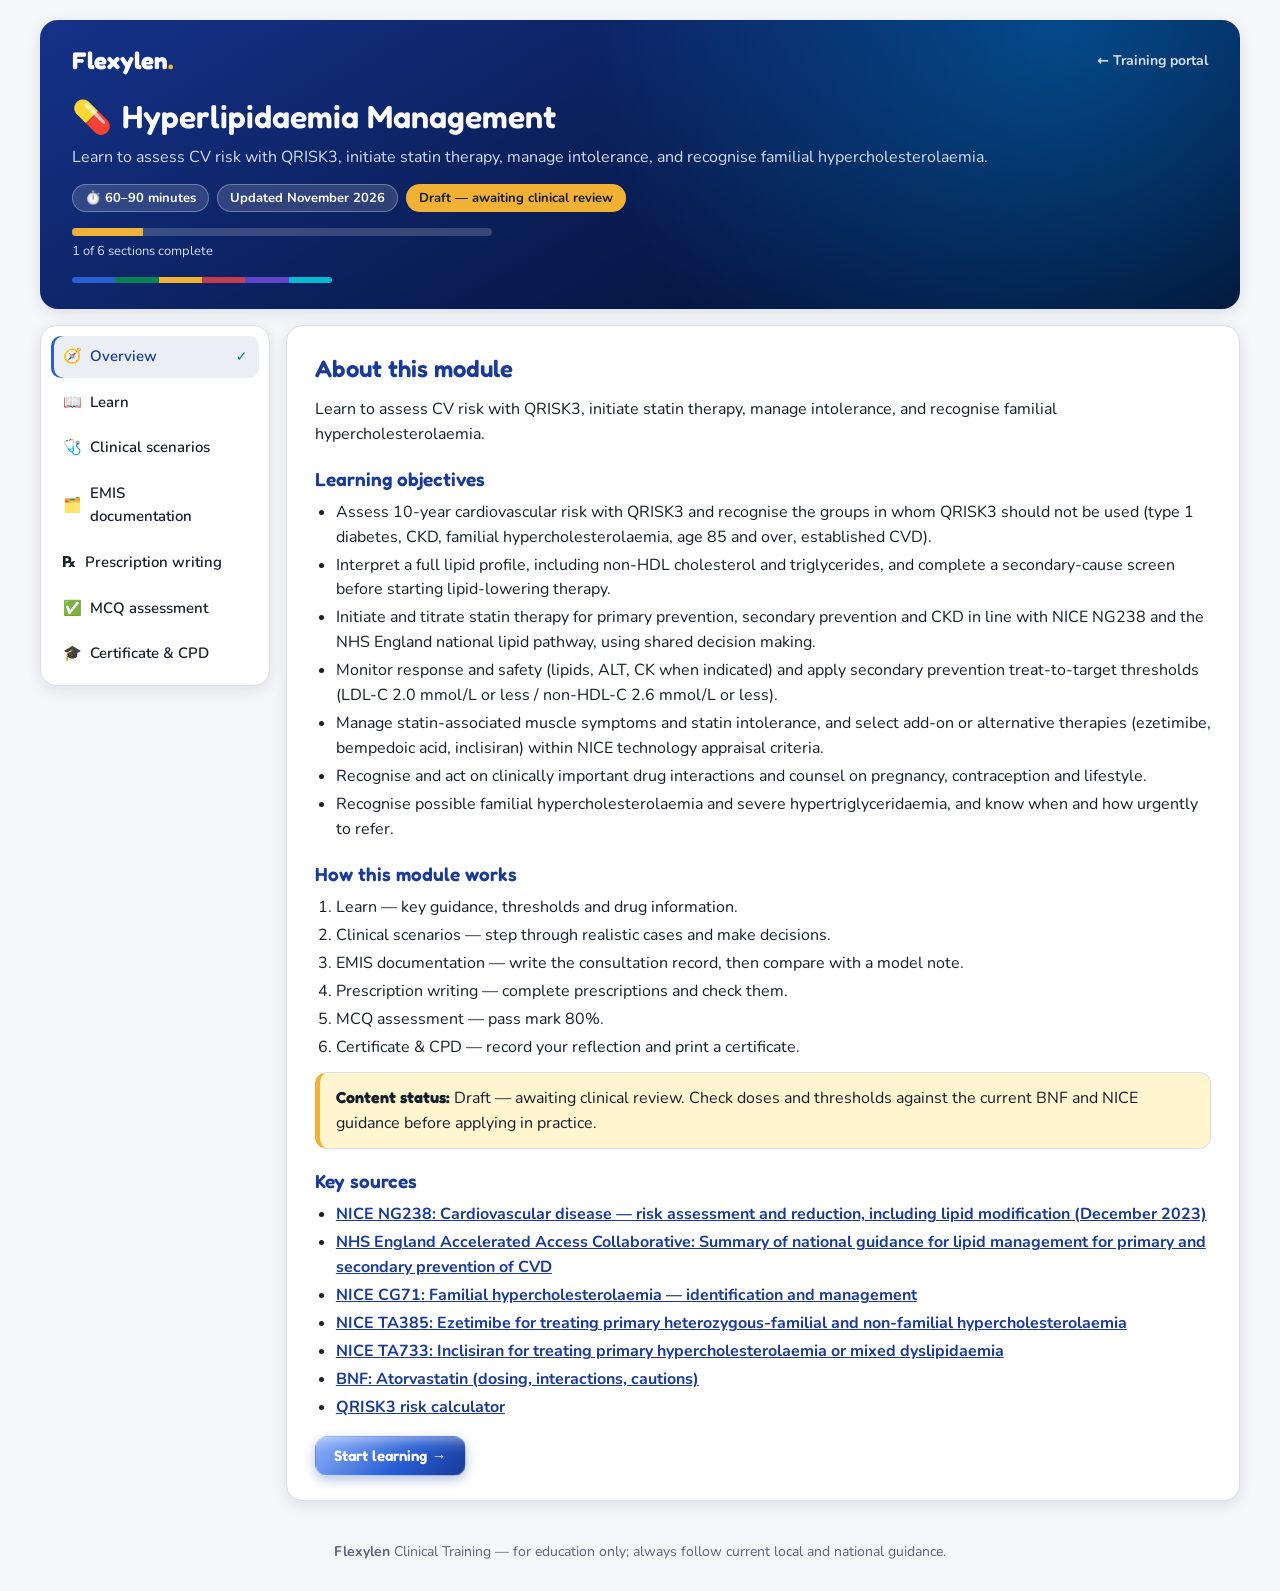
<file: Hyperlipidaemia_Interactive_Training.html>
<!DOCTYPE html>
<html lang="en">
<head>
<meta charset="UTF-8">
<meta name="viewport" content="width=device-width, initial-scale=1.0">
<title>Hyperlipidaemia Management | Flexylen Clinical Training</title>
<link rel="preconnect" href="https://fonts.googleapis.com">
<link rel="preconnect" href="https://fonts.gstatic.com" crossorigin>
<link href="https://fonts.googleapis.com/css2?family=Fredoka:wght@500;600;700&family=Nunito:wght@400;600;700;800&display=swap" rel="stylesheet">
<link rel="stylesheet" href="assets/flexylen-module.css">
</head>
<body>
<div id="app"></div>
<script>
window.FLEXYLEN_MODULE = {
  id: "hyperlipidaemia",
  title: "Hyperlipidaemia Management",
  icon: "💊",
  tone: "blue",
  duration: "60–90 minutes",
  summary: "Learn to assess CV risk with QRISK3, initiate statin therapy, manage intolerance, and recognise familial hypercholesterolaemia.",
  reviewStatus: "Draft — awaiting clinical review",
  updated: "November 2026",
  passMark: 80,

  objectives: [
    "Assess 10-year cardiovascular risk with QRISK3 and recognise the groups in whom QRISK3 should not be used (type 1 diabetes, CKD, familial hypercholesterolaemia, age 85 and over, established CVD).",
    "Interpret a full lipid profile, including non-HDL cholesterol and triglycerides, and complete a secondary-cause screen before starting lipid-lowering therapy.",
    "Initiate and titrate statin therapy for primary prevention, secondary prevention and CKD in line with NICE NG238 and the NHS England national lipid pathway, using shared decision making.",
    "Monitor response and safety (lipids, ALT, CK when indicated) and apply secondary prevention treat-to-target thresholds (LDL-C 2.0 mmol/L or less / non-HDL-C 2.6 mmol/L or less).",
    "Manage statin-associated muscle symptoms and statin intolerance, and select add-on or alternative therapies (ezetimibe, bempedoic acid, inclisiran) within NICE technology appraisal criteria.",
    "Recognise and act on clinically important drug interactions and counsel on pregnancy, contraception and lifestyle.",
    "Recognise possible familial hypercholesterolaemia and severe hypertriglyceridaemia, and know when and how urgently to refer."
  ],

  sources: [
    { label: "NICE NG238: Cardiovascular disease — risk assessment and reduction, including lipid modification (December 2023)", url: "https://www.nice.org.uk/guidance/ng238" },
    { label: "NHS England Accelerated Access Collaborative: Summary of national guidance for lipid management for primary and secondary prevention of CVD", url: "https://www.england.nhs.uk/aac/publication/summary-of-national-guidance-for-lipid-management/" },
    { label: "NICE CG71: Familial hypercholesterolaemia — identification and management", url: "https://www.nice.org.uk/guidance/cg71" },
    { label: "NICE TA385: Ezetimibe for treating primary heterozygous-familial and non-familial hypercholesterolaemia", url: "https://www.nice.org.uk/guidance/ta385" },
    { label: "NICE TA733: Inclisiran for treating primary hypercholesterolaemia or mixed dyslipidaemia", url: "https://www.nice.org.uk/guidance/ta733" },
    { label: "BNF: Atorvastatin (dosing, interactions, cautions)", url: "https://bnf.nice.org.uk/drugs/atorvastatin/" },
    { label: "QRISK3 risk calculator", url: "https://www.qrisk.org/" }
  ],

  learn: [
    {
      title: "1. Cardiovascular risk assessment and QRISK3",
      html: `<p>NICE NG238 recommends a systematic strategy to identify people aged 40 and over who are likely to be at high CVD risk, prioritising by estimated risk. Use <strong>QRISK3</strong> to estimate 10-year risk of CVD in people aged 25–84 without established CVD. Most practices run QRISK3 within EMIS from coded data, so check the inputs are current before quoting the result.</p>
<table><tr><th>QRISK3 input</th><th>Why it matters</th></tr>
<tr><td>Age, sex, ethnicity, postcode (deprivation)</td><td>Ethnicity and deprivation shift risk substantially; uncoded ethnicity defaults may mislead.</td></tr>
<tr><td>Smoking status (categories)</td><td>Ex-smoker vs light/heavy smoker changes the estimate.</td></tr>
<tr><td>TC:HDL ratio</td><td>Use a recent full lipid profile.</td></tr>
<tr><td>Systolic BP and its variability (SD of readings)</td><td>Use an average of recent readings, not a single high reading.</td></tr>
<tr><td>BMI, family history of CHD in first-degree relative under 60</td><td>Often missing or out of date in the record.</td></tr>
<tr><td>Diabetes (type 1/2), CKD stage 3–5, AF, treated hypertension, migraine, RA, SLE, severe mental illness, atypical antipsychotics, corticosteroids, erectile dysfunction</td><td>QRISK3-specific risk factors — ask about them.</td></tr></table>
<div class="callout red"><strong>Do not use QRISK3 (treat as high risk / follow specific pathway) in:</strong><ul><li>Established CVD (secondary prevention)</li><li>Type 1 diabetes</li><li>CKD with eGFR below 60 and/or albuminuria</li><li>Familial hypercholesterolaemia or other inherited lipid disorders</li><li>Age 85 and over — consider at increased risk on age alone</li></ul></div>
<div class="callout key"><strong>Interpretation caveats:</strong> QRISK3 may <strong>underestimate</strong> risk in people with HIV, serious mental illness, those on drugs causing dyslipidaemia (e.g. antipsychotics, corticosteroids, immunosuppressants), autoimmune disease, recent smoking cessation, already treated hypertension or lipids, and people with TG 4.5–9.9 mmol/L. Use clinical judgement and explain this to the patient.</div>
<p>NICE also suggests discussing <strong>lifetime risk</strong> (e.g. QRISK3-lifetime) with younger people whose 10-year risk is low but whose lifetime risk is high, to support lifestyle change.</p>`
    },
    {
      title: "2. The lipid profile and secondary causes",
      html: `<p>A <strong>non-fasting</strong> full lipid profile is fine for risk assessment and monitoring. Request total cholesterol (TC), HDL-C, non-HDL-C and triglycerides (TG); LDL-C is usually calculated.</p>
<ul><li><strong>Non-HDL-C = TC − HDL-C.</strong> It includes all atherogenic (apoB-containing) particles, does not need fasting and is the NICE monitoring measure for primary prevention.</li>
<li>Calculated (Friedewald) LDL-C is unreliable when TG is above about 4.5 mmol/L — use non-HDL-C instead.</li>
<li>One abnormal result is a prompt to look at the whole picture, not an automatic diagnosis — repeat if unexpected.</li></ul>
<p><strong>Before starting a statin</strong> (NG238): at least one full lipid sample, HbA1c, renal function and eGFR, ALT (transaminase) and TSH. Many practices add urine ACR, BMI and BP so CKD and diabetes are not missed.</p>
<table><tr><th>Secondary cause</th><th>Screen / clue</th></tr>
<tr><td>Hypothyroidism</td><td>TSH — treat before judging lipids; statin myopathy risk higher if untreated</td></tr>
<tr><td>Diabetes / poor glycaemic control</td><td>HbA1c — raises TG especially</td></tr>
<tr><td>Excess alcohol</td><td>Alcohol history (units/week), GGT, MCV — raises TG</td></tr>
<tr><td>Liver disease / cholestasis</td><td>LFTs</td></tr>
<tr><td>CKD / nephrotic syndrome</td><td>U&amp;E, eGFR, urine ACR, albumin</td></tr>
<tr><td>Drugs</td><td>Corticosteroids, atypical antipsychotics, retinoids, ciclosporin, some antiretrovirals, thiazides and beta-blockers (modest), oral oestrogens (TG)</td></tr>
<tr><td>Obesity, pregnancy</td><td>BMI; pregnancy raises lipids physiologically</td></tr></table>
<div class="callout green"><strong>Practice tip:</strong> set up a single "pre-statin bloods" EMIS template or order set (lipids, HbA1c, U&amp;E, LFT, TSH, ACR) so the baseline is complete first time.</div>`
    },
    {
      title: "3. Primary prevention: who and what to offer",
      html: `<p>NG238 emphasises lifestyle change and shared decision making. Statin choice and dose are deliberately simple:</p>
<table><tr><th>Group</th><th>Recommendation</th></tr>
<tr><td>QRISK3 10% or more (age up to 84)</td><td><strong>Offer atorvastatin 20 mg</strong> once daily after discussing benefits/risks, optimising other risk factors and addressing lifestyle. Lifestyle change should not delay a statin if the person wants one.</td></tr>
<tr><td>QRISK3 below 10%</td><td>Do not rule out a statin. NG238 states a statin may be appropriate after an informed discussion if the person wishes — use the NICE patient decision aid (absolute risk reduction over 10 years).</td></tr>
<tr><td>Age 85 and over</td><td>Consider atorvastatin 20 mg — may reduce risk of non-fatal MI; consider frailty, polypharmacy and life expectancy.</td></tr>
<tr><td>CKD (eGFR below 60 and/or albuminuria)</td><td><strong>Offer atorvastatin 20 mg</strong>; increase if non-HDL-C reduction is under 40% and eGFR is 30 or more. Agree higher doses with a renal specialist if eGFR is below 30.</td></tr>
<tr><td>Type 1 diabetes</td><td><strong>Offer atorvastatin 20 mg</strong> if older than 40, <em>or</em> diabetes for more than 10 years, <em>or</em> established nephropathy, <em>or</em> other CVD risk factors. Discuss with younger adults too.</td></tr>
<tr><td>Type 2 diabetes</td><td>Use QRISK3 as for the general population (unless CKD).</td></tr></table>
<div class="callout key"><strong>Shared decision making:</strong> express benefit as absolute risk (e.g. "out of 100 people like you, about X avoid a heart attack or stroke over 10 years"). Discuss the common nocebo effect with muscle symptoms, and that a statin is a long-term treatment that works only while taken.</div>
<div class="callout"><strong>Lifestyle (all groups):</strong> cardioprotective diet (saturated fat 10% or less of energy, replace with mono/polyunsaturated fats, at least 5 portions of fruit/veg, 2 portions of fish weekly including oily fish), 150 min moderate activity weekly plus strength work, weight management, alcohol within 14 units/week spread over the week, and smoking cessation support. Plant stanols/sterols are not recommended by NICE for primary prevention.</div>`
    },
    {
      title: "4. Secondary prevention and treat-to-target",
      html: `<p>For people with established CVD (CHD, stroke/TIA, peripheral arterial disease) NG238 recommends <strong>atorvastatin 80 mg</strong> once daily. Use a <strong>lower dose</strong> if there are potential drug interactions, high risk of adverse effects (e.g. frailty, CKD, low body weight, previous intolerance) or the patient prefers.</p>
<div class="callout key"><strong>Secondary prevention targets</strong> (NG238 and NHS England national lipid pathway): aim for <strong>LDL-C 2.0 mmol/L or less</strong> or <strong>non-HDL-C 2.6 mmol/L or less</strong>. If not achieved, check adherence and timing, optimise statin to the maximum tolerated intensity, then add further therapy.</div>
<table><tr><th>Step (on maximum tolerated statin)</th><th>Option</th></tr>
<tr><td>LDL-C above 2.0 / non-HDL-C above 2.6</td><td>Check adherence; increase to high-intensity statin (atorvastatin 80 mg or rosuvastatin 20–40 mg) if tolerated</td></tr>
<tr><td>Still above target</td><td>Add <strong>ezetimibe 10 mg</strong> (NICE TA385) — about 20–25% further LDL-C reduction</td></tr>
<tr><td>LDL-C persistently 2.6 mmol/L or more despite maximum tolerated lipid-lowering therapy</td><td>Consider <strong>inclisiran</strong> (TA733, secondary prevention only) — primary care initiation is supported in the national pathway</td></tr>
<tr><td>Very high LDL-C despite therapy (thresholds in TA393/TA394)</td><td>Specialist assessment for a PCSK9 monoclonal antibody (alirocumab/evolocumab)</td></tr>
<tr><td>Raised TG (1.7 mmol/L or more) with established CVD on a statin</td><td>Icosapent ethyl may be considered within its NICE TA criteria (usually specialist-led locally — check formulary)</td></tr></table>
<div class="callout green"><strong>Practice tip:</strong> run an EMIS search for "established CVD + last LDL-C above 2.0 or non-HDL above 2.6 in last 12 months" — this is one of the highest-yield pharmacist-led recall searches in general practice.</div>`
    },
    {
      title: "5. Statins: intensity, choice and interactions",
      html: `<p>Statin intensity is defined by the expected LDL-C reduction. High intensity is 40% or more.</p>
<table><tr><th>Statin</th><th>Approx. LDL-C reduction</th><th>Intensity</th></tr>
<tr><td>Atorvastatin 10 mg</td><td>~37%</td><td>Medium</td></tr>
<tr><td>Atorvastatin 20 mg</td><td>~43%</td><td>High</td></tr>
<tr><td>Atorvastatin 40 mg / 80 mg</td><td>~49% / ~55%</td><td>High</td></tr>
<tr><td>Rosuvastatin 5 mg / 10 mg / 20 mg</td><td>~38% / ~43% / ~48%</td><td>Medium / High / High</td></tr>
<tr><td>Simvastatin 20 mg / 40 mg</td><td>~32% / ~37%</td><td>Low / Medium</td></tr>
<tr><td>Pravastatin 40 mg</td><td>~29%</td><td>Low</td></tr></table>
<p>Simvastatin 80 mg is not recommended (myopathy risk). Rosuvastatin: consider a lower starting dose (5 mg) in people of Asian family origin; the 40 mg dose is contraindicated in some groups — check the BNF/SPC. Atorvastatin and rosuvastatin can be taken at any time of day; simvastatin and pravastatin are traditionally taken at night.</p>
<table><tr><th>Interaction</th><th>Action</th></tr>
<tr><td>Clarithromycin / erythromycin (strong CYP3A4 inhibitors)</td><td>Simvastatin contraindicated; for atorvastatin, usually <strong>withhold the statin during the course</strong> (or use the lowest dose) — short interruption is harmless</td></tr>
<tr><td>Itraconazole, ketoconazole, HIV protease inhibitors, cobicistat</td><td>Avoid simvastatin; check BNF for atorvastatin/rosuvastatin limits</td></tr>
<tr><td>Amlodipine, diltiazem, verapamil, amiodarone</td><td><strong>Simvastatin maximum 20 mg</strong> daily; switching to atorvastatin is often simpler</td></tr>
<tr><td>Ciclosporin</td><td>Simvastatin contraindicated; low maximum doses for atorvastatin and rosuvastatin — specialist advice</td></tr>
<tr><td>Fusidic acid (systemic)</td><td>Stop the statin; restart at least 7 days after the last dose (risk of rhabdomyolysis)</td></tr>
<tr><td>Gemfibrozil</td><td>Avoid with statins; fenofibrate is preferred if a fibrate is truly needed</td></tr>
<tr><td>Grapefruit juice</td><td>Avoid with simvastatin; avoid large quantities with atorvastatin</td></tr>
<tr><td>Ticagrelor, colchicine, warfarin</td><td>Ticagrelor limits simvastatin dose; colchicine adds myopathy risk; check INR when starting/changing statin on warfarin</td></tr></table>`
    },
    {
      title: "6. Monitoring after starting or changing therapy",
      html: `<table><tr><th>When</th><th>Check</th><th>Action</th></tr>
<tr><td>Baseline</td><td>Full lipids, HbA1c, U&amp;E/eGFR, ALT, TSH (± ACR, CK if unexplained muscle pain)</td><td>Treat secondary causes first; do not start if ALT more than 3× ULN</td></tr>
<tr><td>2–3 months</td><td>Full lipid profile, ALT, adherence, side effects</td><td>Primary prevention: aim for <strong>more than 40% reduction in non-HDL-C</strong>. Secondary prevention: LDL-C 2.0 or less / non-HDL-C 2.6 or less. If not achieved, check adherence and timing, then titrate.</td></tr>
<tr><td>12 months</td><td>Full lipid profile, ALT</td><td>Do not repeat ALT routinely after 12 months unless clinically indicated</td></tr>
<tr><td>Annually</td><td>Medication review, lipids (in practice usually annual), adherence, lifestyle, other risk factors</td><td>Re-titrate after every dose change (re-check 2–3 months later)</td></tr></table>
<div class="callout key"><strong>Liver enzymes:</strong> a modest rise in ALT is common and usually transient. Do not stop a statin because ALT is raised but <strong>below 3× ULN</strong>; repeat and consider NAFLD/alcohol. If ALT is persistently more than 3× ULN, stop/withhold and investigate.</div>
<div class="callout"><strong>Do not routinely measure CK</strong> in people without muscle symptoms. Measure CK if there are persistent, generalised, unexplained muscle symptoms before or during treatment.</div>`
    },
    {
      title: "7. Statin-associated muscle symptoms and intolerance",
      html: `<p>True statin intolerance is uncommon; in blinded trials muscle symptoms occur almost as often on placebo. Most people can stay on some statin therapy. The NHS England national pathway sets out a structured approach.</p>
<ol><li><strong>Assess:</strong> symmetrical, proximal, aching muscle pain or weakness, temporal relation to starting or dose increase. Look for contributors: hypothyroidism, vitamin D deficiency, interacting drugs, heavy exercise, alcohol, renal/hepatic impairment, frailty.</li>
<li><strong>Check CK</strong> (and TSH, U&amp;E) if symptoms are persistent or generalised.</li>
<li><strong>Act on CK:</strong></li></ol>
<table><tr><th>Finding</th><th>Action</th></tr>
<tr><td>CK below 5× ULN, tolerable symptoms</td><td>Can continue, or stop for a washout (usually 2–4 weeks) to see if symptoms resolve, then rechallenge</td></tr>
<tr><td>CK more than 5× ULN</td><td><strong>Stop the statin</strong>; recheck CK (and renal function) after a short interval; re-introduce at lower dose/alternative only once CK normalises and symptoms resolve</td></tr>
<tr><td>CK more than 10× ULN, dark urine, weakness, AKI</td><td>Possible rhabdomyolysis — stop, urgent U&amp;E/CK and same-day assessment</td></tr></table>
<p><strong>Rechallenge options</strong> (if symptoms resolve on washout): same statin at lower dose, an alternative statin (e.g. rosuvastatin 5 mg), or alternate-day/twice-weekly dosing of a long half-life statin. Most guidance suggests considering a person "statin intolerant" only after trying at least two to three statins, including at least one at the lowest licensed dose.</p>
<table><tr><th>If statins not tolerated</th><th>Detail</th></tr>
<tr><td><strong>Ezetimibe 10 mg</strong> (TA385)</td><td>Monotherapy when statins are contraindicated or not tolerated; ~20% LDL-C reduction</td></tr>
<tr><td><strong>Bempedoic acid 180 mg</strong> with ezetimibe (TA694)</td><td>When statins are contraindicated or not tolerated and ezetimibe alone is not enough. Available as a fixed-dose combination with ezetimibe. Can raise uric acid — caution with gout.</td></tr>
<tr><td><strong>Inclisiran</strong> (TA733)</td><td>Secondary prevention with LDL-C persistently 2.6 mmol/L or more despite maximum tolerated therapy (which may be no statin). 284 mg by SC injection at day 0, 3 months, then every 6 months, usually given by practice nurse</td></tr></table>
<div class="callout green"><strong>Practice tip:</strong> record "statin intolerance" only after the structured pathway, with the statins and doses tried — vague codes block future rechallenge and appropriate add-on therapy.</div>`
    },
    {
      title: "8. Familial hypercholesterolaemia (FH)",
      html: `<p>Heterozygous FH affects roughly 1 in 250 people, most of whom are undiagnosed. Untreated, it causes premature CHD. It is autosomal dominant, so each first-degree relative has a 50% chance of being affected.</p>
<div class="callout key"><strong>Suspect FH</strong> (CG71/NG238) when: TC is <strong>more than 7.5 mmol/L</strong> (or LDL-C more than 4.9 mmol/L in adults), especially with a <strong>personal or family history of premature CHD</strong> (first-degree relative under 60), tendon xanthomata, or a family history of very high cholesterol. Exclude secondary causes first.</div>
<p><strong>Make a clinical diagnosis</strong> with the <strong>Simon Broome</strong> criteria or the <strong>Dutch Lipid Clinic Network (DLCN)</strong> score (NICE suggests DLCN in primary care where available):</p>
<table><tr><th>Simon Broome (adults)</th><th>Criteria</th></tr>
<tr><td>Definite FH</td><td>TC above 7.5 or LDL-C above 4.9 <strong>plus</strong> tendon xanthomas (patient, first- or second-degree relative) <strong>or</strong> a causative DNA variant</td></tr>
<tr><td>Possible FH</td><td>TC above 7.5 or LDL-C above 4.9 <strong>plus</strong> family history of MI under 50 in a second-degree relative or under 60 in a first-degree relative, <strong>or</strong> family history of raised TC in a first- or second-degree relative</td></tr></table>
<p>DLCN: score above 8 = definite, 6–8 = probable, 3–5 = possible.</p>
<div class="callout red"><strong>Refer to a specialist lipid / FH service</strong> for DNA testing and cascade testing when there is a clinical diagnosis of FH. NG238 also advises specialist assessment for <strong>TC above 9.0 mmol/L</strong> or <strong>non-HDL-C above 7.5 mmol/L</strong>, even without a family history of premature CHD.</div>
<ul><li><strong>Do not use QRISK3</strong> — people with FH are already at high risk.</li>
<li>Offer a high-intensity statin (e.g. atorvastatin 80 mg or the maximum tolerated dose), aiming for at least a <strong>50% reduction in LDL-C</strong> from baseline; add ezetimibe if needed. Many will need specialist-led therapy.</li>
<li><strong>Cascade testing</strong> of first-degree (and then second/third-degree) relatives, coordinated by the FH service. Children of an affected parent should be tested by age 10.</li>
<li>Advise women with FH to stop statins <strong>3 months before trying to conceive</strong> and to use effective contraception while on statins.</li>
<li>Code the diagnosis (and family history) in EMIS so relatives' records and recalls work.</li></ul>`
    },
    {
      title: "9. Hypertriglyceridaemia, pregnancy and special situations",
      html: `<table><tr><th>Triglycerides (mmol/L)</th><th>Action (NG238)</th></tr>
<tr><td>Above 20</td><td><strong>Refer urgently</strong> for specialist review if not secondary to excess alcohol or poor glycaemic control — risk of acute pancreatitis</td></tr>
<tr><td>10–20</td><td>Repeat a <strong>fasting</strong> TG (within about 5 days to 2 weeks) and review secondary causes; seek specialist advice if TG remains above 10</td></tr>
<tr><td>4.5–9.9</td><td>QRISK3 may underestimate CVD risk; optimise management of other CVD risk factors and secondary causes; seek specialist advice if non-HDL-C is above 7.5</td></tr></table>
<div class="callout red"><strong>Red flags:</strong> TG above 20 with abdominal pain (pancreatitis), eruptive xanthomata or lipaemia retinalis need same-day assessment. Very high TC above 9.0 or non-HDL above 7.5 needs specialist assessment.</div>
<p><strong>Fibrates:</strong> NICE does not recommend fibrates, nicotinic acid, bile acid sequestrants or omega-3 supplements for routine CVD prevention. Fibrates may be used by specialists for severe hypertriglyceridaemia.</p>
<div class="callout key"><strong>Pregnancy, breastfeeding and contraception:</strong> UK product licences contraindicate statins in pregnancy and breastfeeding. Counsel anyone who could become pregnant about effective contraception, advise stopping the statin before planned conception (CG71 advises 3 months beforehand in FH), and to stop and seek advice promptly if pregnancy occurs unexpectedly. Ezetimibe, bempedoic acid and inclisiran are also not recommended in pregnancy.</div>
<p><strong>Older and frail patients:</strong> balance benefit with polypharmacy, life expectancy and patient priorities; deprescribing in the last months of life is appropriate.</p>
<p><strong>Adherence:</strong> roughly half of patients stop statins within a year. Explore beliefs and side-effect concerns, use the New Medicine Service in community pharmacy, and consider 28-day vs longer supplies as appropriate.</p>`
    }
  ],

  scenarios: [
    {
      title: "Case 1: Primary prevention — starting a statin",
      intro: `<p><strong>David, 58</strong>, attends a health check follow-up. Ex-smoker (stopped 2 years ago), treated hypertension on amlodipine 10 mg, BMI 29, father had an MI at 70. No known CVD, diabetes or CKD.</p><p>EMIS-calculated QRISK3 is <strong>14.2%</strong>.</p>`,
      steps: [
        {
          prompt: "Before discussing statin treatment, which baseline tests are needed?",
          options: [
            { text: "Full lipid profile, HbA1c, U&E/eGFR, ALT and TSH", correct: true, feedback: "Correct. NG238 recommends at least one full lipid sample, HbA1c, renal function/eGFR, transaminase and TSH before starting a statin to exclude secondary causes and establish a baseline. Urine ACR is a sensible addition." },
            { text: "Fasting lipid profile and CK only", correct: false, feedback: "Fasting is not required, and CK is not needed in someone without muscle symptoms. This misses the secondary-cause screen (TSH, HbA1c, renal and liver function)." },
            { text: "No tests — the QRISK3 already includes his cholesterol", correct: false, feedback: "QRISK3 uses the TC:HDL ratio but you still need a baseline for monitoring response (non-HDL-C) and safety (ALT), and to exclude secondary causes." },
            { text: "Lipid profile and LFTs; repeat LFTs monthly for 6 months after starting", correct: false, feedback: "LFT monitoring is at baseline, about 3 months and 12 months — not monthly. TSH, HbA1c and renal function are also needed." }
          ]
        },
        {
          prompt: "What is the most appropriate recommendation for David's lipid management?",
          info: `<p>Results: TC 6.1, HDL 1.1, <strong>non-HDL 5.0</strong>, TG 2.0 mmol/L. HbA1c 39 mmol/mol, eGFR 82, ALT 28 U/L (ULN 40), TSH normal. BP average 134/82.</p>`,
          options: [
            { text: "Offer atorvastatin 20 mg daily alongside lifestyle advice, after a shared decision-making discussion", correct: true, feedback: "Correct. QRISK3 is 10% or more, so NG238 recommends offering atorvastatin 20 mg after discussing absolute benefit and risks, alongside lifestyle measures — lifestyle change should not delay a statin if he wants one." },
            { text: "Lifestyle advice only for 6 months, then repeat QRISK3", correct: false, feedback: "Lifestyle is important, but NG238 does not require a lifestyle-only trial before offering a statin to someone at 10% or more risk who wants treatment." },
            { text: "Simvastatin 40 mg at night", correct: false, feedback: "Simvastatin 40 mg is medium intensity and he takes amlodipine, which limits simvastatin to 20 mg daily. Atorvastatin 20 mg is the NICE first choice." },
            { text: "Atorvastatin 80 mg daily", correct: false, feedback: "Atorvastatin 80 mg is the secondary prevention dose. For primary prevention, start with 20 mg and titrate if the non-HDL-C response is inadequate." }
          ]
        },
        {
          prompt: "David asks whether atorvastatin is safe with his amlodipine and whether he must take it at night. What do you advise?",
          options: [
            { text: "Atorvastatin 20 mg is fine with amlodipine and can be taken at any time of day, but at the same time each day", correct: true, feedback: "Correct. The amlodipine dose cap (20 mg) applies to simvastatin, not atorvastatin 20 mg. Atorvastatin's long half-life means timing is flexible — consistency helps adherence." },
            { text: "He must stop amlodipine because of the interaction", correct: false, feedback: "There is no need to stop amlodipine. The clinically important interaction is with simvastatin above 20 mg." },
            { text: "Atorvastatin must be taken at night as cholesterol is made overnight", correct: false, feedback: "This applies to short half-life statins (simvastatin, pravastatin). Atorvastatin and rosuvastatin can be taken at any time." },
            { text: "The combination is safe only if he avoids all fruit", correct: false, feedback: "Only grapefruit juice is relevant, and with atorvastatin it is large quantities that should be avoided. Other fruit is encouraged as part of a cardioprotective diet." }
          ]
        },
        {
          prompt: "At 3 months his non-HDL-C is 3.6 mmol/L (from 5.0). What is the next step?",
          info: `<p>Reduction = (5.0 − 3.6) / 5.0 = <strong>28%</strong>. ALT 35 U/L. No side effects reported.</p>`,
          options: [
            { text: "Check adherence and timing of the blood test; if adherent, increase atorvastatin (e.g. to 40 mg) and recheck in 2–3 months", correct: true, feedback: "Correct. The aim is more than 40% reduction in non-HDL-C. First check adherence and that he took it before the test, then titrate. Recheck lipids 2–3 months after any dose change." },
            { text: "Add ezetimibe 10 mg immediately", correct: false, feedback: "Ezetimibe is an option once the statin is optimised (or not tolerated). Adherence and statin titration come first." },
            { text: "No change — any reduction is acceptable in primary prevention", correct: false, feedback: "NG238 sets a target of more than 40% reduction in non-HDL-C. A 28% reduction warrants review." },
            { text: "Switch to pravastatin 40 mg", correct: false, feedback: "Pravastatin 40 mg is low intensity (about 29%) and would be a step down." }
          ]
        },
        {
          prompt: "At 12 months ALT is 70 U/L (ULN 40); he feels well and drinks about 28 units of alcohol per week. What do you do?",
          options: [
            { text: "Continue the statin, address alcohol, and repeat LFTs (with GGT) in a few weeks to months — ALT is below 3× ULN", correct: true, feedback: "Correct. Do not stop a statin for ALT below 3× ULN (120 U/L here). Alcohol intake above 14 units/week is a likely contributor and also raises CV risk; consider NAFLD and repeat to check the trend." },
            { text: "Stop atorvastatin permanently because of liver toxicity", correct: false, feedback: "ALT below 3× ULN does not justify stopping. Stopping removes CV benefit unnecessarily." },
            { text: "Halve the statin dose and refer to hepatology urgently", correct: false, feedback: "A mild isolated ALT rise in a well patient does not need urgent hepatology referral; look for causes and repeat." },
            { text: "Ignore — LFTs are not needed after starting statins", correct: false, feedback: "ALT is checked at about 3 and 12 months. An abnormal result should be acted on proportionately, including a conversation about alcohol." }
          ]
        }
      ]
    },
    {
      title: "Case 2: Secondary prevention — intolerance and treat-to-target",
      intro: `<p><strong>Margaret, 67</strong>, had an NSTEMI 8 months ago and was discharged on atorvastatin 80 mg, aspirin, bisoprolol and ramipril. She books a pharmacist medication review complaining of aching thighs and shoulders for 3 months. Pre-MI LDL-C 4.1 mmol/L.</p>`,
      steps: [
        {
          prompt: "What is your initial assessment of her muscle symptoms?",
          options: [
            { text: "Characterise the symptoms, review contributors and check CK, TSH and U&E", correct: true, feedback: "Correct. Assess pattern, timing and severity, review interacting drugs and contributors (hypothyroidism, renal impairment, exercise), and measure CK as symptoms are persistent and generalised." },
            { text: "Stop all lipid-lowering therapy permanently and code statin intolerance", correct: false, feedback: "She is at very high CV risk post-MI. Statin intolerance should only be coded after a structured pathway including rechallenge." },
            { text: "Reassure that it is the nocebo effect and make no change", correct: false, feedback: "The nocebo effect is common, but persistent generalised symptoms still require assessment including CK to exclude myopathy." },
            { text: "Switch directly to simvastatin 80 mg", correct: false, feedback: "Simvastatin 80 mg is not recommended because of high myopathy risk, and it would not address her symptoms." }
          ]
        },
        {
          prompt: "Her CK is 2× ULN and TSH is normal. Symptoms are bothersome but she is keen to keep protecting her heart. What do you recommend?",
          options: [
            { text: "Stop atorvastatin for a 2–4 week washout; if symptoms resolve, rechallenge at a lower dose (e.g. atorvastatin 20–40 mg) or an alternative statin", correct: true, feedback: "Correct. CK is below 5× ULN. A washout followed by rechallenge at lower intensity or a different statin is the national pathway approach and keeps most patients on a statin." },
            { text: "Stop statins and start ezetimibe monotherapy long term", correct: false, feedback: "Ezetimibe alone gives only about 20% LDL-C reduction. Rechallenge with a statin should be attempted first." },
            { text: "Continue atorvastatin 80 mg and add co-enzyme Q10", correct: false, feedback: "Evidence for co-enzyme Q10 is weak, and continuing a dose causing bothersome symptoms risks her stopping altogether." },
            { text: "Admit for suspected rhabdomyolysis", correct: false, feedback: "CK 2× ULN with no weakness, dark urine or AKI does not suggest rhabdomyolysis." }
          ]
        },
        {
          prompt: "Symptoms resolved off treatment. Three months after restarting atorvastatin 40 mg (well tolerated) her LDL-C is 2.4 mmol/L and non-HDL-C 3.1 mmol/L. What next?",
          options: [
            { text: "Confirm adherence, then add ezetimibe 10 mg daily and recheck lipids in 2–3 months", correct: true, feedback: "Correct. She is above the secondary prevention target (LDL-C 2.0 or less / non-HDL 2.6 or less) on her maximum tolerated statin. Ezetimibe is the next step per the national pathway and TA385." },
            { text: "Accept — LDL below 2.6 is the target", correct: false, feedback: "The secondary prevention target is LDL-C 2.0 mmol/L or less (non-HDL 2.6 or less). 2.6 is the inclisiran eligibility threshold, not the target." },
            { text: "Start inclisiran now", correct: false, feedback: "TA733 requires LDL-C persistently 2.6 mmol/L or more despite maximum tolerated lipid-lowering therapy. Her LDL-C is 2.4 and ezetimibe has not been tried." },
            { text: "Increase back to atorvastatin 80 mg despite previous symptoms", correct: false, feedback: "80 mg caused bothersome symptoms; 40 mg is her maximum tolerated dose. Adding ezetimibe is more likely to keep her on therapy." }
          ]
        },
        {
          prompt: "Margaret is prescribed clarithromycin for a chest infection by the out-of-hours service. What advice is most appropriate?",
          options: [
            { text: "Withhold atorvastatin for the 5–7 day course and restart once the antibiotic is finished", correct: true, feedback: "Correct. Clarithromycin is a strong CYP3A4 inhibitor that raises atorvastatin levels and myopathy risk. A short statin interruption is harmless and particularly sensible given her previous muscle symptoms." },
            { text: "Continue both — the interaction only applies to simvastatin", correct: false, feedback: "Simvastatin is contraindicated with clarithromycin, but atorvastatin also interacts (BNF advises caution/dose limits). Withholding briefly is simplest." },
            { text: "Stop ezetimibe as well as the statin", correct: false, feedback: "Ezetimibe does not have a significant interaction with clarithromycin." },
            { text: "Switch atorvastatin permanently to rosuvastatin", correct: false, feedback: "A permanent switch is unnecessary for a short antibiotic course." }
          ]
        },
        {
          prompt: "A year later, on atorvastatin 40 mg plus ezetimibe with good adherence, two LDL-C results are 2.8 and 2.9 mmol/L. What do you consider?",
          options: [
            { text: "Inclisiran, as she has established CVD and LDL-C persistently 2.6 mmol/L or more on maximum tolerated therapy", correct: true, feedback: "Correct. This meets NICE TA733 criteria. Inclisiran is given as a 284 mg SC injection at day 0, 3 months and then 6-monthly, and can be initiated in primary care." },
            { text: "Bempedoic acid with ezetimibe", correct: false, feedback: "TA694 is for people in whom statins are contraindicated or not tolerated. She tolerates atorvastatin 40 mg." },
            { text: "Add fenofibrate", correct: false, feedback: "NICE does not recommend fibrates for CVD prevention, and fibrates with statins add myopathy risk." },
            { text: "Accept the result — she is on two agents", correct: false, feedback: "She remains above target and meets criteria for a further, evidence-based LDL-lowering option." }
          ]
        }
      ]
    },
    {
      title: "Case 3: Suspected familial hypercholesterolaemia",
      intro: `<p><strong>Priya, 34</strong>, had bloods for tiredness. <strong>TC 9.4, LDL-C 7.1, HDL 1.4, non-HDL 8.0, TG 1.3 mmol/L.</strong> She is a non-smoker, BMI 23. Her father had an MI aged 48. She has two children aged 6 and 9. She uses the progestogen-only pill and is thinking about another pregnancy next year.</p>`,
      steps: [
        {
          prompt: "What is your first priority after reviewing Priya's lipid result?",
          options: [
            { text: "Exclude secondary causes (TSH, HbA1c, LFT, U&E, urine ACR, alcohol and drug history) and take a detailed family history", correct: true, feedback: "Correct. Hypothyroidism (also a possible cause of her tiredness), nephrotic syndrome, cholestasis and drugs can mimic FH. A three-generation family history supports the clinical diagnosis." },
            { text: "Calculate QRISK3 to decide whether she needs treatment", correct: false, feedback: "QRISK3 should not be used when FH is suspected — it markedly underestimates risk." },
            { text: "Repeat the lipid test fasting in 12 months", correct: false, feedback: "TC 9.4 needs prompt assessment, not a 12-month delay." },
            { text: "Reassure — HDL is protective at 1.4 mmol/L", correct: false, feedback: "A normal HDL does not offset an LDL-C of 7.1 mmol/L." }
          ]
        },
        {
          prompt: "Secondary causes are excluded. On examination you find thickening of both Achilles tendons. How would you classify her using Simon Broome criteria?",
          options: [
            { text: "Definite FH — raised cholesterol plus tendon xanthomas", correct: true, feedback: "Correct. TC above 7.5 (or LDL-C above 4.9) plus tendon xanthomas in the patient (or a first/second-degree relative) meets Simon Broome 'definite' FH, as does a causative DNA variant." },
            { text: "Possible FH only — DNA testing is required for any higher category", correct: false, feedback: "Tendon xanthomas alone with raised cholesterol meet the 'definite' criterion; DNA confirmation is an alternative route." },
            { text: "Unlikely FH because she is female and premenopausal", correct: false, feedback: "FH is autosomal dominant and affects both sexes equally." },
            { text: "Cannot be classified without a fasting LDL", correct: false, feedback: "Her TC alone exceeds 7.5 mmol/L; non-fasting values are acceptable." }
          ]
        },
        {
          prompt: "What is the most appropriate onward management for Priya's lipid disorder?",
          options: [
            { text: "Refer to the specialist lipid/FH service for DNA testing and cascade testing; discuss high-intensity statin therapy", correct: true, feedback: "Correct. A clinical diagnosis of FH should prompt referral for genetic testing and cascade testing. Adults with FH are offered a high-intensity statin aiming for at least 50% LDL-C reduction (pregnancy plans need careful discussion)." },
            { text: "Start atorvastatin 20 mg and recheck in 3 months; no referral needed", correct: false, feedback: "Specialist referral is required for diagnosis confirmation and cascade testing; TC above 9.0 alone warrants specialist assessment." },
            { text: "Refer to cardiology for an angiogram", correct: false, feedback: "She is asymptomatic; the appropriate service is a lipid/FH clinic, not invasive investigation." },
            { text: "Advise diet alone as she is young", correct: false, feedback: "Diet alone is insufficient in FH; lifelong high LDL-C exposure drives premature CHD." }
          ]
        },
        {
          prompt: "Priya asks about her two children and her plans for pregnancy. What advice is most appropriate?",
          options: [
            { text: "Children should be offered testing (by age 10) via cascade testing; use effective contraception on a statin and stop it 3 months before trying to conceive", correct: true, feedback: "Correct. Each child has a 50% chance of FH and NICE CG71 advises testing children of an affected parent by age 10. Statins are contraindicated in pregnancy; CG71 advises stopping 3 months before conception, with specialist input." },
            { text: "Children cannot be tested until age 18", correct: false, feedback: "Testing in childhood is recommended so that treatment (including statins from around age 8–10) can be considered." },
            { text: "Statins are safe to continue throughout pregnancy and breastfeeding", correct: false, feedback: "UK product licences contraindicate statins in pregnancy and breastfeeding." },
            { text: "Switch her to the combined pill so she can stay on a statin during pregnancy", correct: false, feedback: "Contraception does not make statins safe in pregnancy; the plan is effective contraception while on treatment and stopping before conception." }
          ]
        }
      ]
    }
  ],

  emis: [
    {
      title: "Starting a statin after a health check",
      case: `<p><strong>Telephone/face-to-face review — pharmacist IP</strong></p>
<p>Ms Helen Ward, 61. Attended following an NHS Health Check. Non-smoker, BMI 31, treated hypertension (losartan 50 mg). Mother had a stroke at 78. No chest pain, no muscle symptoms, no history of liver disease. Alcohol about 10 units/week. Walks 20 minutes a day.</p>
<p>Results: TC 6.4, HDL 1.3, <strong>non-HDL 5.1</strong>, TG 1.8 mmol/L. HbA1c 41 mmol/mol, eGFR 76, ACR 1.2, ALT 22 U/L, TSH 1.9. BP 132/80 (home average 128/78).</p>
<p>QRISK3: <strong>12.8%</strong>.</p>
<p><em>"I'd like to reduce my risk, but my friend had terrible muscle pains on statins. Do I have to take it forever?"</em></p>
<p>After discussion using the NICE decision aid (about 4 in 100 avoid a heart attack or stroke over 10 years), she chooses to start atorvastatin 20 mg and work on diet and weight. She is post-menopausal.</p>`,
      headings: ["History", "Examination", "Comment", "Problem", "Plan", "Medication", "Safety netting", "Follow up"],
      model: {
        "History": "Post-NHS Health Check review. Non-smoker. HTN on losartan. Mother CVA aged 78. No CP/SOB, no muscle sx, no liver dx. EtOH ~10 u/wk. Walks 20 min/day. Concerned re muscle side effects (friend). Post-menopausal.",
        "Examination": "BMI 31. BP 132/80 (HBPM avg 128/78).",
        "Comment": "QRISK3 12.8%. TC 6.4, HDL 1.3, non-HDL 5.1, TG 1.8. HbA1c 41, eGFR 76, ACR 1.2, ALT 22, TSH 1.9 - no secondary cause identified. Shared decision using NICE decision aid (approx 4/100 avoid MI/stroke over 10 yrs). Discussed nocebo effect, most people tolerate statins, long-term treatment. Pt chooses to start statin.",
        "Problem": "Primary prevention of CVD - QRISK3 >=10%\nHypertension",
        "Plan": "Start atorvastatin 20 mg OD (NG238). Lifestyle: cardioprotective diet, wt loss, increase activity to 150 min/wk - offered referral to weight management. Bloods (lipids + ALT) in 3 months; aim non-HDL reduction >40% (target <3.1).",
        "Medication": "Atorvastatin 20 mg tablets - 1 OD, any time of day. Qty 28. Added to repeat after review.",
        "Safety netting": "Report unexplained muscle pain/weakness/dark urine - seek advice, CK. Avoid large amounts of grapefruit juice. Inform pharmacist/prescriber if started on new medicines (e.g. clarithromycin). PIL given.",
        "Follow up": "Lipids + ALT in 3 months then pharmacist review (tel). Lipids + ALT at 12 months then annual review. NMS via community pharmacy."
      },
      checklist: [
        "QRISK3 value documented and appropriate to use (no CKD, T1DM, FH, CVD)",
        "Baseline secondary-cause screen documented (HbA1c, eGFR, ALT, TSH)",
        "Shared decision with absolute risk figures and patient's choice recorded",
        "Concerns about muscle side effects addressed (nocebo, what to report)",
        "Correct drug and dose: atorvastatin 20 mg once daily",
        "Lifestyle advice documented (diet, weight, activity, alcohol)",
        "Monitoring plan: lipids and ALT at about 3 months, aim >40% non-HDL reduction",
        "Safety netting for muscle symptoms and interacting drugs"
      ]
    },
    {
      title: "Secondary prevention review — statin muscle symptoms",
      case: `<p><strong>Face-to-face review — pharmacist IP</strong></p>
<p>Mr Ahmed Karim, 72. Ischaemic stroke 2 years ago. On atorvastatin 80 mg, clopidogrel 75 mg, amlodipine 5 mg, ramipril 5 mg. Reports 6 weeks of aching in both thighs, worse after his allotment work, no weakness, urine normal colour. No new medicines. Admits he has been missing doses "because of the aches".</p>
<p>Exam: proximal muscle power 5/5, no tenderness. BP 128/76. Weight 64 kg.</p>
<p>Recent bloods: CK 260 U/L (ULN 200), TSH 2.4, eGFR 52, ALT 30. LDL-C 2.7, non-HDL 3.4 mmol/L.</p>
<p>Plan agreed: 4-week statin washout, then restart at a lower dose (atorvastatin 20 mg) aiming to titrate as tolerated; add ezetimibe if still above target.</p>`,
      headings: ["History", "Examination", "Comment", "Problem", "Plan", "Safety netting", "Follow up"],
      model: {
        "History": "Ischaemic CVA 2 yrs ago. On atorvastatin 80 mg. 6/52 bilateral thigh aching, worse after exertion (allotment). No weakness, no dark urine. No new meds/OTC. Missing doses due to aches - partial adherence.",
        "Examination": "Proximal power 5/5 throughout, no muscle tenderness. BP 128/76. Wt 64 kg.",
        "Comment": "Possible statin-associated muscle symptoms. CK 260 (1.3x ULN, <5x ULN), TSH normal, eGFR 52, ALT 30. LDL 2.7 / non-HDL 3.4 - above secondary prevention target (LDL <=2.0, non-HDL <=2.6), likely partly due to missed doses. Risk factors: age, CKD 3a, low body weight.",
        "Problem": "Secondary prevention of CVD - ischaemic stroke\nStatin-associated muscle symptoms\nCKD stage 3a",
        "Plan": "Stop atorvastatin 80 mg - 4 week washout. If symptoms resolve: restart atorvastatin 20 mg OD and titrate as tolerated. If sx persist off statin - consider other cause. Recheck lipids 3 months after restart; if above target on max tolerated statin add ezetimibe 10 mg (national pathway). Explained importance of lipid lowering post-stroke.",
        "Safety netting": "Seek urgent advice if muscle weakness, severe pain or dark/cola-coloured urine. Do not stop other meds. Avoid large amounts of grapefruit juice; tell prescriber about new meds (e.g. clarithromycin).",
        "Follow up": "Tel review 4 weeks (symptoms) to restart statin. Lipids, ALT +/- CK 3 months after restart. Do not code statin intolerance at this stage."
      },
      checklist: [
        "Symptom characterisation and red flags (weakness, dark urine) documented",
        "Adherence explored and recorded",
        "CK interpreted relative to ULN (below 5x ULN) and contributors checked (TSH, renal function)",
        "Lipids compared against secondary prevention target (LDL-C 2.0 or less / non-HDL-C 2.6 or less)",
        "Clear washout and rechallenge plan with lower dose/alternative statin",
        "Next step if above target (ezetimibe) documented",
        "Safety netting for rhabdomyolysis symptoms and interacting medicines",
        "Follow-up timing for symptoms and lipids; intolerance not prematurely coded"
      ]
    }
  ],

  prescriptions: [
    {
      title: "Primary prevention — QRISK3 12.8%",
      case: `<p>Helen Ward, 61, QRISK3 12.8%, eGFR 76, ALT 22. After shared decision making she chooses to start a statin for primary prevention. Write the first 28-day prescription.</p>`,
      fields: [
        { key: "drug", label: "Drug (generic name)", accept: [["atorvastatin"]] },
        { key: "strength", label: "Strength", accept: [["20"]] },
        { key: "form", label: "Form", accept: [["tablet"]] },
        { key: "directions", label: "Directions", full: true },
        { key: "quantity", label: "Quantity", accept: [["28"], ["30"]] }
      ],
      model: { drug: "Atorvastatin", strength: "20 mg", form: "Tablets", directions: "Take ONE tablet ONCE a day (at the same time each day)", quantity: "28 tablets" },
      explanation: `<p><strong>Why:</strong> NG238 recommends atorvastatin 20 mg for primary prevention when QRISK3 is 10% or more (and for CKD and type 1 diabetes). It is high intensity (~43% LDL-C reduction), generic and low cost.</p>
<p><strong>Counselling:</strong> any time of day; report unexplained muscle pain/weakness or dark urine; avoid large quantities of grapefruit juice; tell prescribers/pharmacists about new medicines; it only works while taken. Offer the New Medicine Service.</p>
<p><strong>Monitoring:</strong> lipids and ALT at about 3 months (aim more than 40% reduction in non-HDL-C) and 12 months.</p>`
    },
    {
      title: "Secondary prevention after MI",
      case: `<p>Graham Tull, 59, discharged after an NSTEMI 2 weeks ago. The discharge letter asks the practice to continue high-intensity statin. No interacting medicines; eGFR 88; ALT 25. Write the repeat prescription.</p>`,
      fields: [
        { key: "drug", label: "Drug (generic name)", accept: [["atorvastatin"]] },
        { key: "strength", label: "Strength", accept: [["80"]] },
        { key: "form", label: "Form", accept: [["tablet"]] },
        { key: "directions", label: "Directions", full: true },
        { key: "quantity", label: "Quantity", accept: [["28"], ["30"], ["56"]] }
      ],
      model: { drug: "Atorvastatin", strength: "80 mg", form: "Tablets", directions: "Take ONE tablet ONCE a day", quantity: "28 tablets" },
      explanation: `<p><strong>Why:</strong> NG238 recommends atorvastatin 80 mg for people with established CVD, with lower doses only for interactions, high risk of adverse effects or patient preference.</p>
<p><strong>Target:</strong> LDL-C 2.0 mmol/L or less or non-HDL-C 2.6 mmol/L or less. Check lipids and ALT at 2–3 months; if above target, check adherence and add ezetimibe 10 mg.</p>
<p><strong>Counselling:</strong> muscle symptoms and what to report, interactions (e.g. clarithromycin — withhold during the course), adherence. Cardiac rehabilitation and lifestyle support.</p>`
    },
    {
      title: "Adding ezetimibe in secondary prevention",
      case: `<p>Margaret, 67, post-NSTEMI, tolerates atorvastatin 40 mg (80 mg caused muscle symptoms). Adherent. LDL-C 2.4, non-HDL-C 3.1 mmol/L. You agree to add a second lipid-lowering agent per the national pathway.</p>`,
      fields: [
        { key: "drug", label: "Drug (generic name)", accept: [["ezetimibe"]] },
        { key: "strength", label: "Strength", accept: [["10"]] },
        { key: "form", label: "Form", accept: [["tablet"]] },
        { key: "directions", label: "Directions", full: true },
        { key: "quantity", label: "Quantity", accept: [["28"], ["30"]] }
      ],
      model: { drug: "Ezetimibe", strength: "10 mg", form: "Tablets", directions: "Take ONE tablet ONCE a day (with atorvastatin)", quantity: "28 tablets" },
      explanation: `<p><strong>Why:</strong> she is above the secondary prevention target on her maximum tolerated statin. Ezetimibe (NICE TA385) gives about a further 20–25% LDL-C reduction and is well tolerated.</p>
<p><strong>Counselling:</strong> once daily at any time, with or without food; continue the statin; side effects are uncommon (GI upset, headache; rarely myalgia).</p>
<p><strong>Monitoring:</strong> lipids in 2–3 months. If LDL-C remains 2.6 mmol/L or more despite maximum tolerated therapy, consider inclisiran (TA733).</p>`
    }
  ],

  mcq: [
    {
      q: "A 52-year-old man with type 2 diabetes, eGFR 48 and urine ACR 6 mg/mmol asks about cholesterol treatment. What is the most appropriate approach?",
      options: ["Offer atorvastatin 20 mg without calculating QRISK3", "Calculate QRISK3 and offer a statin only if 10% or more", "Offer atorvastatin 80 mg", "Offer ezetimibe first because of his renal function"],
      answer: 0,
      explanation: "CKD (eGFR below 60 and/or albuminuria) is a group where QRISK3 should not be used. NG238 recommends offering atorvastatin 20 mg, increasing if non-HDL-C reduction is under 40% and eGFR is 30 or more."
    },
    {
      q: "A patient's lipid profile shows TC 6.0, HDL 1.2, TG 5.2 mmol/L. Which measure is most reliable for monitoring response to a statin?",
      options: ["Calculated LDL-C", "Non-HDL cholesterol", "Total cholesterol", "TC:HDL ratio"],
      answer: 1,
      explanation: "Calculated (Friedewald) LDL-C is unreliable when TG is above about 4.5 mmol/L. Non-HDL-C (TC − HDL) captures all atherogenic particles and is the NICE monitoring measure."
    },
    {
      q: "A 64-year-old on simvastatin 40 mg is started on amlodipine for hypertension. What is the most appropriate action?",
      options: ["No change needed", "Stop the statin", "Switch to atorvastatin 20 mg (or reduce simvastatin to 20 mg)", "Switch to pravastatin 10 mg"],
      answer: 2,
      explanation: "Amlodipine increases simvastatin exposure; the maximum simvastatin dose with amlodipine is 20 mg. Switching to atorvastatin 20 mg is usually the better option as it is more effective and NICE first choice."
    },
    {
      q: "Three months after starting atorvastatin 20 mg for primary prevention, ALT has risen from 25 to 95 U/L (ULN 40). The patient is well. What should you do?",
      options: ["Stop the statin permanently", "Reduce to atorvastatin 10 mg", "Switch to rosuvastatin", "Continue, explore causes (e.g. alcohol, NAFLD) and repeat LFTs"],
      answer: 3,
      explanation: "NG238 advises not to stop a statin because of raised liver transaminases below 3× ULN (here 120 U/L). Look for other causes and repeat."
    },
    {
      q: "Which patient should have their CVD risk assessed with QRISK3?",
      options: ["A 45-year-old with type 2 diabetes and normal renal function", "A 50-year-old with type 1 diabetes", "A 40-year-old with heterozygous FH", "An 87-year-old with hypertension"],
      answer: 0,
      explanation: "QRISK3 is appropriate for people aged 25–84 with type 2 diabetes. It should not be used in type 1 diabetes, FH, CKD, established CVD or age 85 and over."
    },
    {
      q: "A woman with established CHD is on atorvastatin 80 mg and ezetimibe 10 mg with good adherence. Her LDL-C is 2.8 and 2.9 mmol/L on two occasions. What is the most appropriate next option?",
      options: ["Add a fibrate", "Consider inclisiran", "Bempedoic acid with ezetimibe", "No further action"],
      answer: 1,
      explanation: "NICE TA733: inclisiran for people with a history of CV events and LDL-C persistently 2.6 mmol/L or more despite maximum tolerated lipid-lowering therapy. Bempedoic acid (TA694) is for those who cannot take statins."
    },
    {
      q: "A patient on atorvastatin develops generalised muscle pain. CK is 1,350 U/L (ULN 200). There is no weakness and renal function is normal. What is the best action?",
      options: ["Continue the statin and recheck in 3 months", "Halve the dose", "Stop the statin and recheck CK and renal function after a short interval", "Add co-enzyme Q10"],
      answer: 2,
      explanation: "CK above 5× ULN (here about 6.75×) — stop the statin, recheck CK and renal function, and only consider reintroduction at a lower dose/alternative once CK normalises and symptoms settle. Over 10× ULN or features of rhabdomyolysis need urgent assessment."
    },
    {
      q: "A 45-year-old has a non-fasting TG of 14.2 mmol/L. Alcohol is 6 units/week, HbA1c 40 mmol/mol. What is the most appropriate next step?",
      options: ["Urgent same-day referral", "Start a fibrate immediately", "No action — non-fasting TG are unreliable", "Repeat a fasting TG within about 5 days to 2 weeks and review secondary causes"],
      answer: 3,
      explanation: "For TG 10–20 mmol/L, NG238 advises repeating a fasting sample (5 days to 2 weeks) and reviewing secondary causes; seek specialist advice if TG remains above 10. TG above 20 (not due to alcohol/glycaemia) needs urgent referral."
    },
    {
      q: "A 40-year-old woman has TC 9.6 mmol/L, non-HDL 8.2 mmol/L and normal TSH, HbA1c, LFT and renal function. There is no known family history of premature CHD. What should you do?",
      options: ["Refer for specialist lipid assessment", "Calculate QRISK3 and treat if 10% or more", "Lifestyle advice and repeat in 1 year", "Start atorvastatin 20 mg and no referral"],
      answer: 0,
      explanation: "NG238/CG71: consider FH when TC is above 7.5, and refer for specialist assessment if TC is above 9.0 or non-HDL-C above 7.5 mmol/L even without a family history of premature CHD."
    },
    {
      q: "A 60-year-old with a previous TIA has LDL-C 2.3 mmol/L and non-HDL-C 3.0 mmol/L on atorvastatin 80 mg, which he takes reliably. What is the next step per the national lipid pathway?",
      options: ["Accept — he is close to target", "Add ezetimibe 10 mg", "Start inclisiran", "Switch to simvastatin 80 mg"],
      answer: 1,
      explanation: "He is above the secondary prevention target (LDL-C 2.0 or less / non-HDL-C 2.6 or less) on maximum tolerated statin. Ezetimibe is the next step; inclisiran requires LDL-C persistently 2.6 or more."
    },
    {
      q: "A patient on atorvastatin 40 mg is prescribed systemic fusidic acid for osteomyelitis. What is the correct advice?",
      options: ["Continue both with CK monitoring", "Reduce atorvastatin to 10 mg", "Stop the statin and restart at least 7 days after the last fusidic acid dose", "Switch to rosuvastatin for the duration"],
      answer: 2,
      explanation: "Systemic fusidic acid with statins has caused fatal rhabdomyolysis. The statin should be stopped and restarted at least 7 days after the last dose of fusidic acid."
    },
    {
      q: "A 28-year-old woman with FH on atorvastatin wants to start trying for a baby. What is the best advice?",
      options: ["Continue the statin throughout pregnancy", "Switch to ezetimibe during pregnancy", "Stop the statin only once pregnancy is confirmed", "Stop the statin 3 months before trying to conceive, with specialist input"],
      answer: 3,
      explanation: "Statins are contraindicated in pregnancy and breastfeeding. NICE CG71 advises women with FH to stop statins 3 months before attempting to conceive. Ezetimibe is also not recommended in pregnancy."
    },
    {
      q: "Using the Simon Broome criteria, which adult meets the definition of 'definite' FH?",
      options: ["TC 8.2 mmol/L with Achilles tendon xanthomas", "TC 8.2 mmol/L with a father who had an MI at 55", "TC 7.0 mmol/L with corneal arcus at 60", "LDL-C 4.5 mmol/L with a sibling with TC 8.0"],
      answer: 0,
      explanation: "Definite FH: TC above 7.5 (or LDL-C above 4.9) plus tendon xanthomas in the patient or a first/second-degree relative, or a causative DNA variant. Family history of premature MI gives 'possible' FH."
    },
    {
      q: "A patient has had muscle aches on atorvastatin 20 mg and rosuvastatin 5 mg, with symptoms resolving each time off treatment. QRISK3 is 18%. Ezetimibe alone has not reduced LDL-C sufficiently. Which option fits NICE TA guidance?",
      options: ["Simvastatin 80 mg", "Bempedoic acid with ezetimibe", "Inclisiran", "Fenofibrate"],
      answer: 1,
      explanation: "TA694 recommends bempedoic acid with ezetimibe when statins are contraindicated or not tolerated and ezetimibe alone does not control LDL-C well enough. Inclisiran (TA733) is restricted to secondary prevention."
    },
    {
      q: "A 48-year-old has a QRISK3 of 7% but a strong family history and wants a statin after discussion of benefits and risks. What does NG238 advise?",
      options: ["A statin must not be prescribed below 10%", "Refer to cardiology", "A statin can be appropriate after an informed, shared decision", "Prescribe atorvastatin 80 mg"],
      answer: 2,
      explanation: "NG238 states that a statin should not be ruled out solely because QRISK3 is below 10%; after informed discussion, atorvastatin 20 mg may be offered if the person wishes."
    }
  ]
};
</script>
<script src="assets/flexylen-module.js"></script>
</body>
</html>
</file>
<file: assets/flexylen-module.css>
/* Flexylen interactive training module styles (shared by all *_Interactive_Training.html pages) */
* { margin: 0; padding: 0; box-sizing: border-box; }

:root {
  --fx-blue: oklch(0.52 0.19 263); --fx-blue-light: oklch(0.77 0.11 265); --fx-blue-dark: oklch(0.39 0.16 265);
  --fx-green: oklch(0.54 0.12 160); --fx-green-light: oklch(0.85 0.1 163); --fx-green-dark: oklch(0.42 0.09 160);
  --fx-yellow: oklch(0.8 0.15 80); --fx-yellow-light: oklch(0.94 0.1 95); --fx-yellow-dark: oklch(0.65 0.14 75);
  --fx-purple: oklch(0.5 0.2 287);
  --fx-cyan: oklch(0.72 0.13 210);
  --fx-red: oklch(0.56 0.17 18); --fx-red-light: oklch(0.82 0.09 15); --fx-red-dark: oklch(0.44 0.13 18);
  --hero-1: oklch(0.36 0.15 265); --hero-2: oklch(0.16 0.06 265); --hero-glow: oklch(0.6 0.16 245 / 0.45);

  --bg: oklch(0.973 0.006 264);
  --card: oklch(1 0 0);
  --ink: oklch(0.23 0.03 264);
  --muted: oklch(0.5 0.03 264);
  --line: oklch(0.9 0.015 264);
  --soft: oklch(0.95 0.01 264);
  --input-bg: oklch(1 0 0);
  --heading: var(--fx-blue-dark);
  --tone: var(--fx-blue);
  --good-bg: oklch(0.95 0.04 160); --good-ink: var(--fx-green-dark);
  --bad-bg: oklch(0.95 0.03 18); --bad-ink: var(--fx-red-dark);
  --warn-bg: oklch(0.97 0.05 95); --warn-ink: oklch(0.42 0.09 70);
  --shadow: 0 4px 14px oklch(0.23 0.03 264 / 0.10);
}
@media (prefers-color-scheme: dark) {
  :root {
    --bg: oklch(0.129 0.042 264.7);
    --card: oklch(0.208 0.042 265.8);
    --ink: oklch(0.984 0.003 247.9);
    --muted: oklch(0.704 0.04 256.8);
    --line: oklch(1 0 0 / 12%);
    --soft: oklch(0.279 0.041 260);
    --input-bg: oklch(0.17 0.04 265);
    --heading: var(--fx-blue-light);
    --good-bg: oklch(0.3 0.06 160); --good-ink: var(--fx-green-light);
    --bad-bg: oklch(0.3 0.07 18); --bad-ink: var(--fx-red-light);
    --warn-bg: oklch(0.3 0.06 80); --warn-ink: var(--fx-yellow-light);
    --shadow: 0 4px 14px oklch(0 0 0 / 0.35);
  }
}
body.tone-green { --tone: var(--fx-green); }
body.tone-red { --tone: var(--fx-red); }
body.tone-purple { --tone: var(--fx-purple); }

body { font-family: "Nunito", system-ui, sans-serif; background: var(--bg); color: var(--ink); min-height: 100vh; padding: 1.25rem; line-height: 1.55; }
h1, h2, h3, h4, .logo, .btn, .nav button { font-family: "Fredoka", "Nunito", sans-serif; }
.wrap { max-width: 1200px; margin: 0 auto; }

/* Hero */
.hero { background: radial-gradient(circle at 85% 0%, var(--hero-glow), transparent 45%), linear-gradient(150deg, var(--hero-1), var(--hero-2)); color: oklch(0.99 0 0); border-radius: 18px; padding: 1.4rem 2rem 1.6rem; box-shadow: var(--shadow); }
.hero .top { display: flex; justify-content: space-between; align-items: center; gap: 1rem; flex-wrap: wrap; }
.logo { font-size: 24px; font-weight: 700; color: white; text-decoration: none; }
.logo .dot { color: var(--fx-yellow); }
.back { color: oklch(0.9 0.03 264); font-weight: 700; text-decoration: none; font-size: 14px; }
.back:hover { color: white; text-decoration: underline; }
.hero h1 { font-size: 32px; font-weight: 600; margin-top: .8rem; display: flex; align-items: center; gap: .6rem; }
.hero .sub { color: oklch(0.9 0.03 264); margin-top: .2rem; }
.chips { display: flex; gap: .5rem; flex-wrap: wrap; margin-top: .9rem; }
.chip { background: oklch(1 0 0 / 0.14); border: 1px solid oklch(1 0 0 / 0.3); color: white; padding: 3px 12px; border-radius: 999px; font-weight: 700; font-size: 13px; }
.chip.draft { background: var(--fx-yellow); color: oklch(0.23 0.03 264); border-color: transparent; }
.stripe { display: flex; height: 6px; border-radius: 6px; overflow: hidden; margin-top: 1rem; max-width: 260px; }
.stripe span { flex: 1; }
.progress { margin-top: 1rem; max-width: 420px; }
.progress .bar { height: 8px; background: oklch(1 0 0 / 0.18); border-radius: 8px; overflow: hidden; }
.progress .fill { height: 100%; background: var(--fx-yellow); width: 0; transition: width .4s; }
.progress .label { font-size: 13px; color: oklch(0.9 0.03 264); margin-top: .3rem; }

/* Layout */
.layout { display: grid; grid-template-columns: 230px 1fr; gap: 1rem; margin-top: 1rem; align-items: start; }
.nav { position: sticky; top: 1rem; background: var(--card); border: 1px solid var(--line); border-radius: 16px; padding: .6rem; box-shadow: var(--shadow); display: flex; flex-direction: column; gap: .2rem; }
.nav button { all: unset; cursor: pointer; display: flex; align-items: center; gap: .55rem; padding: .6rem .75rem; border-radius: 10px; font-weight: 600; font-size: 15px; color: var(--ink); }
.nav button:hover { background: var(--soft); }
.nav button:focus-visible { outline: 2px solid var(--fx-blue-light); }
.nav button[aria-current="true"] { background: var(--soft); color: var(--heading); box-shadow: inset 3px 0 0 var(--tone); }
.nav .tick { margin-left: auto; color: var(--fx-green); font-size: 14px; visibility: hidden; }
.nav button.done .tick { visibility: visible; }

.card { background: var(--card); border: 1px solid var(--line); border-radius: 16px; box-shadow: var(--shadow); padding: 1.5rem 1.75rem; margin-bottom: 1rem; }
.card > h2 { color: var(--heading); font-size: 24px; font-weight: 600; margin-bottom: .6rem; }
.card h3 { color: var(--heading); font-size: 19px; font-weight: 600; margin: 1.1rem 0 .4rem; }
.card h4 { font-size: 16px; font-weight: 600; margin: .9rem 0 .3rem; }
.card p { margin: .45rem 0; }
.card ul, .card ol { margin: .4rem 0 .6rem 1.3rem; }
.card li { margin: .2rem 0; }
.card a { color: var(--heading); font-weight: 700; }
.muted { color: var(--muted); }
.section-intro { color: var(--muted); margin-bottom: 1rem; }

table { width: 100%; border-collapse: collapse; margin: .7rem 0; font-size: 14.5px; }
th, td { border: 1px solid var(--line); padding: .45rem .6rem; text-align: left; vertical-align: top; }
th { background: var(--soft); font-family: "Fredoka", "Nunito", sans-serif; font-weight: 600; color: var(--heading); }
.table-scroll { overflow-x: auto; }

.callout { border-radius: 12px; padding: .75rem 1rem; margin: .8rem 0; border: 1px solid var(--line); border-left: 5px solid var(--fx-blue); background: var(--soft); }
.callout.key { border-left-color: var(--fx-yellow); background: var(--warn-bg); }
.callout.red { border-left-color: var(--fx-red); background: var(--bad-bg); }
.callout.green { border-left-color: var(--fx-green); background: var(--good-bg); }
.callout strong:first-child { font-family: "Fredoka", "Nunito", sans-serif; }

/* Buttons & inputs */
.btn { font-size: 15px; font-weight: 600; border-radius: 12px; padding: .6rem 1.15rem; border: 1px solid transparent; cursor: pointer; transition: transform .15s, filter .15s; }
.btn:hover:not(:disabled) { transform: translateY(-1px); filter: brightness(1.05); }
.btn:disabled { opacity: .5; cursor: not-allowed; }
.btn-primary { color: white; border-color: oklch(1 0 0 / 0.35); box-shadow: 0 4px 12px oklch(0.39 0.16 265 / 0.3); background: linear-gradient(180deg, oklch(1 0 0 / .35), oklch(1 0 0 / .08) 24%, transparent 44%), linear-gradient(135deg, var(--fx-blue-light), var(--fx-blue) 58%, var(--fx-blue-dark)); }
.btn-ghost { background: var(--card); color: var(--heading); border-color: var(--line); }
.btn-ghost:hover:not(:disabled) { border-color: var(--fx-blue-light); }
.actions { display: flex; gap: .5rem; flex-wrap: wrap; align-items: center; margin-top: 1rem; }
label { font-weight: 700; font-size: 14px; display: block; margin-bottom: .25rem; }
input[type=text], textarea { width: 100%; font: inherit; font-size: 14.5px; padding: .55rem .7rem; border: 1px solid var(--line); border-radius: 10px; background: var(--input-bg); color: var(--ink); }
textarea { resize: vertical; min-height: 70px; }
input:focus, textarea:focus { outline: 2px solid var(--fx-blue-light); border-color: var(--fx-blue); }

/* Case box */
.case { border: 1px solid var(--line); border-left: 5px solid var(--tone); border-radius: 12px; padding: .9rem 1.1rem; background: var(--soft); margin: .8rem 0; }
.case h4 { margin-top: 0; }

/* Choice questions */
.q { margin: 1rem 0; }
.q .stem { font-weight: 700; margin-bottom: .5rem; }
.q .num { color: var(--muted); font-weight: 700; margin-right: .25rem; }
.options { display: flex; flex-direction: column; gap: .4rem; }
.opt { all: unset; box-sizing: border-box; cursor: pointer; display: block; width: 100%; padding: .6rem .85rem; border: 1px solid var(--line); border-radius: 10px; background: var(--card); line-height: 1.45; }
.opt:hover { border-color: var(--fx-blue-light); }
.opt:focus-visible { outline: 2px solid var(--fx-blue-light); }
.opt.selected { border-color: var(--fx-blue); box-shadow: inset 3px 0 0 var(--fx-blue); }
.opt.correct { border-color: var(--fx-green); background: var(--good-bg); }
.opt.wrong { border-color: var(--fx-red); background: var(--bad-bg); }
.opt[disabled] { cursor: default; }
.feedback { margin-top: .55rem; padding: .6rem .85rem; border-radius: 10px; font-size: 14.5px; }
.feedback.good { background: var(--good-bg); color: var(--good-ink); }
.feedback.bad { background: var(--bad-bg); color: var(--bad-ink); }
.feedback.info { background: var(--soft); }

.step-label { font-size: 13px; font-weight: 700; color: var(--muted); text-transform: uppercase; letter-spacing: .5px; }
.score { font-family: "Fredoka", "Nunito", sans-serif; font-size: 20px; font-weight: 600; margin-top: .6rem; }
.score.pass { color: var(--good-ink); }
.score.fail { color: var(--bad-ink); }

/* EMIS practice */
.emis-grid { display: grid; gap: .7rem; }
.emis-row { display: grid; grid-template-columns: 1fr; gap: .4rem; }
.emis-row.compare { grid-template-columns: 1fr 1fr; }
.model { white-space: pre-wrap; background: var(--good-bg); border: 1px solid var(--line); border-radius: 10px; padding: .55rem .7rem; font-size: 14.5px; }
.model-label { font-size: 12px; font-weight: 700; color: var(--good-ink); text-transform: uppercase; letter-spacing: .4px; }
.checklist { list-style: none; margin: .5rem 0 0 0 !important; }
.checklist li { display: flex; gap: .5rem; align-items: flex-start; }
.checklist input { margin-top: 5px; accent-color: var(--fx-green); }

/* Prescription */
.rx { border: 2px solid var(--line); border-radius: 14px; padding: 1rem 1.2rem; background: var(--card); }
.rx-head { display: flex; justify-content: space-between; font-family: "Fredoka", "Nunito", sans-serif; font-weight: 600; color: var(--heading); margin-bottom: .6rem; }
.rx-grid { display: grid; grid-template-columns: 1fr 1fr; gap: .7rem; }
.rx-grid .full { grid-column: 1 / -1; }
.field-result { font-size: 13.5px; margin-top: .25rem; font-weight: 700; }
.field-result.good { color: var(--good-ink); }
.field-result.bad { color: var(--bad-ink); }

/* Certificate */
.cert { border: 3px solid var(--fx-blue); border-radius: 18px; padding: 2rem; text-align: center; background: var(--card); position: relative; }
.cert .logo { color: var(--heading); font-size: 28px; }
.cert h2 { font-size: 26px; color: var(--heading); margin: .8rem 0 .3rem; }
.cert .who { font-size: 24px; font-family: "Fredoka", "Nunito", sans-serif; margin: .6rem 0; border-bottom: 2px solid var(--line); display: inline-block; min-width: 60%; padding-bottom: .2rem; }
.cert .reflection { text-align: left; margin-top: 1.2rem; }
.cert .reflection div { white-space: pre-wrap; border: 1px solid var(--line); border-radius: 10px; padding: .5rem .7rem; min-height: 2.5rem; margin-bottom: .6rem; }

.footer { text-align: center; padding: 1.5rem 1rem .5rem; color: var(--muted); font-size: 14px; }

@media (max-width: 900px) {
  body { padding: .75rem; }
  .hero { padding: 1.1rem 1.1rem 1.3rem; }
  .hero h1 { font-size: 25px; }
  .layout { grid-template-columns: 1fr; }
  .nav { position: static; flex-direction: row; overflow-x: auto; padding: .4rem; }
  .nav button { white-space: nowrap; padding: .5rem .7rem; font-size: 14px; }
  .nav .tick { margin-left: .2rem; }
  .card { padding: 1.1rem; }
  .emis-row.compare, .rx-grid { grid-template-columns: 1fr; }
}

@media print {
  body { background: white; padding: 0; }
  body.printing-cert .hero, body.printing-cert .nav, body.printing-cert .footer, body.printing-cert .no-print { display: none !important; }
  body.printing-cert .layout { display: block; }
  body.printing-cert .card { box-shadow: none; border: 0; }
}
</file>
